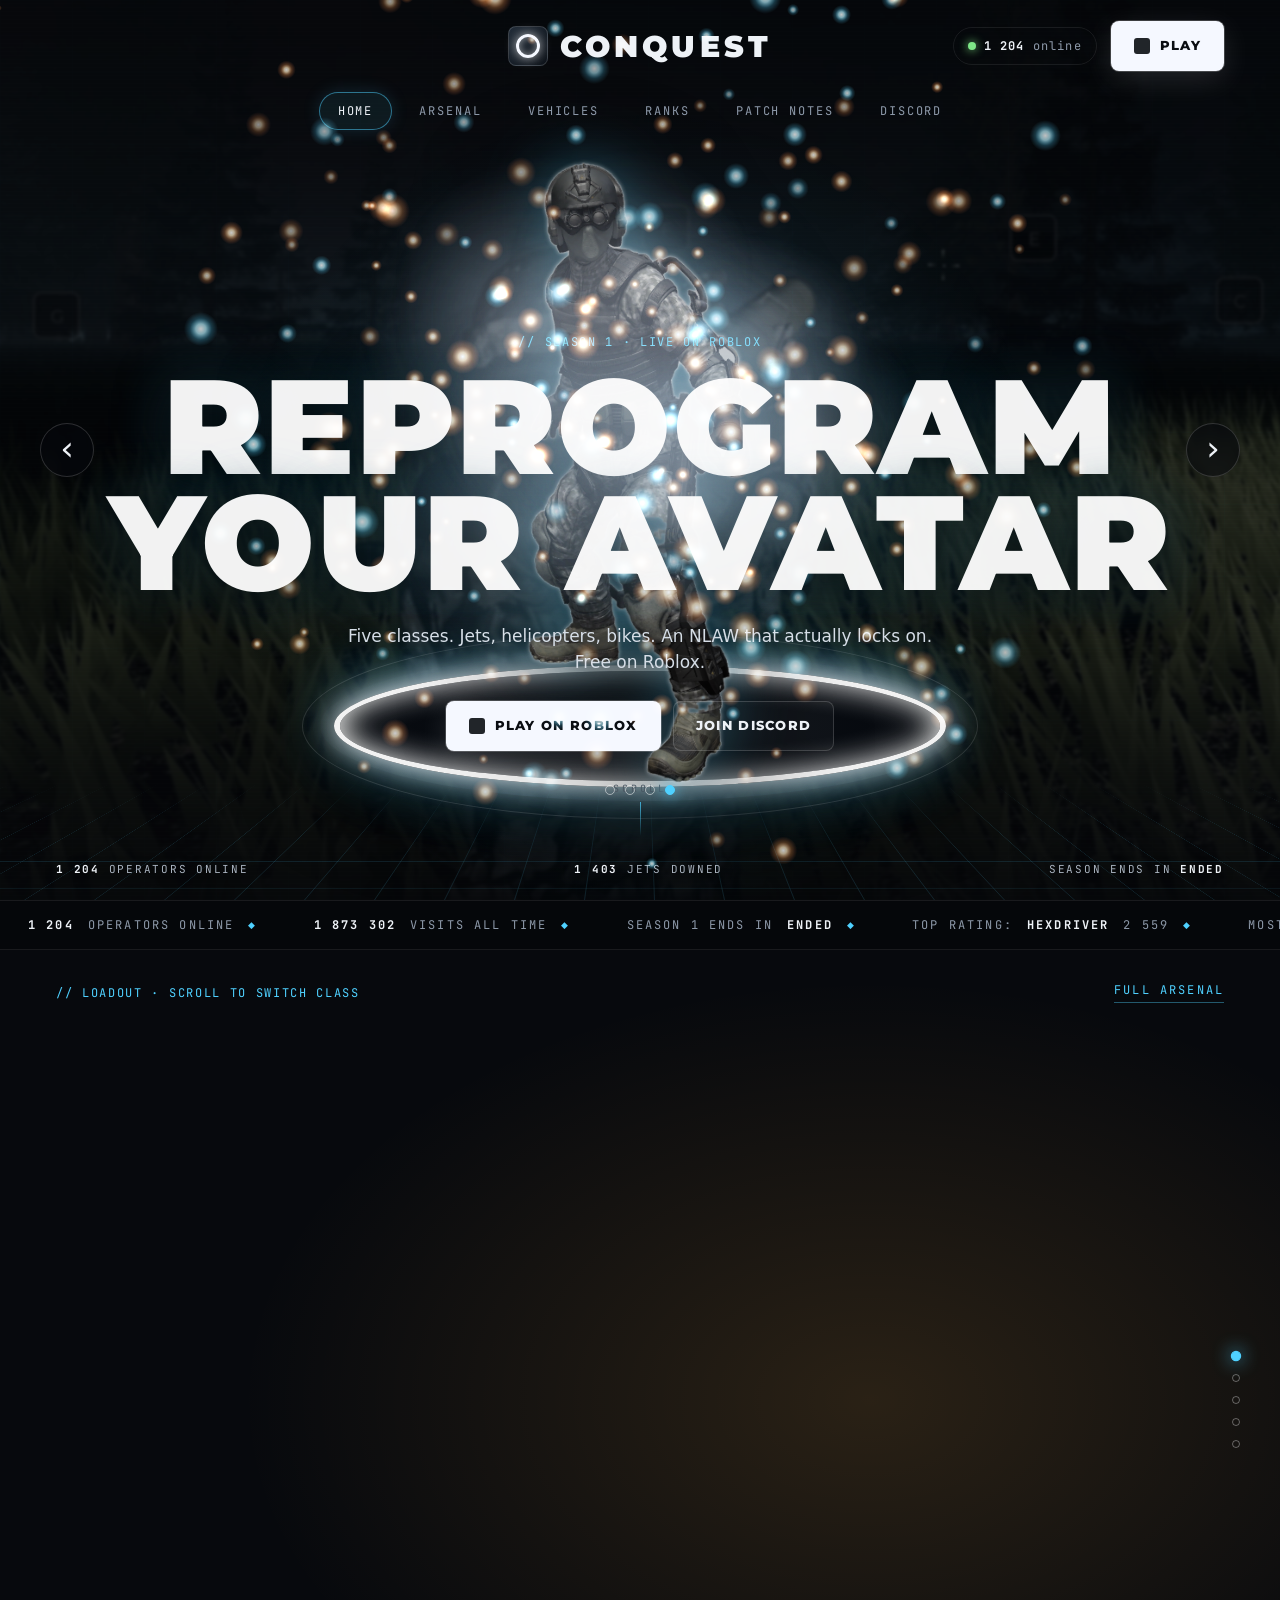
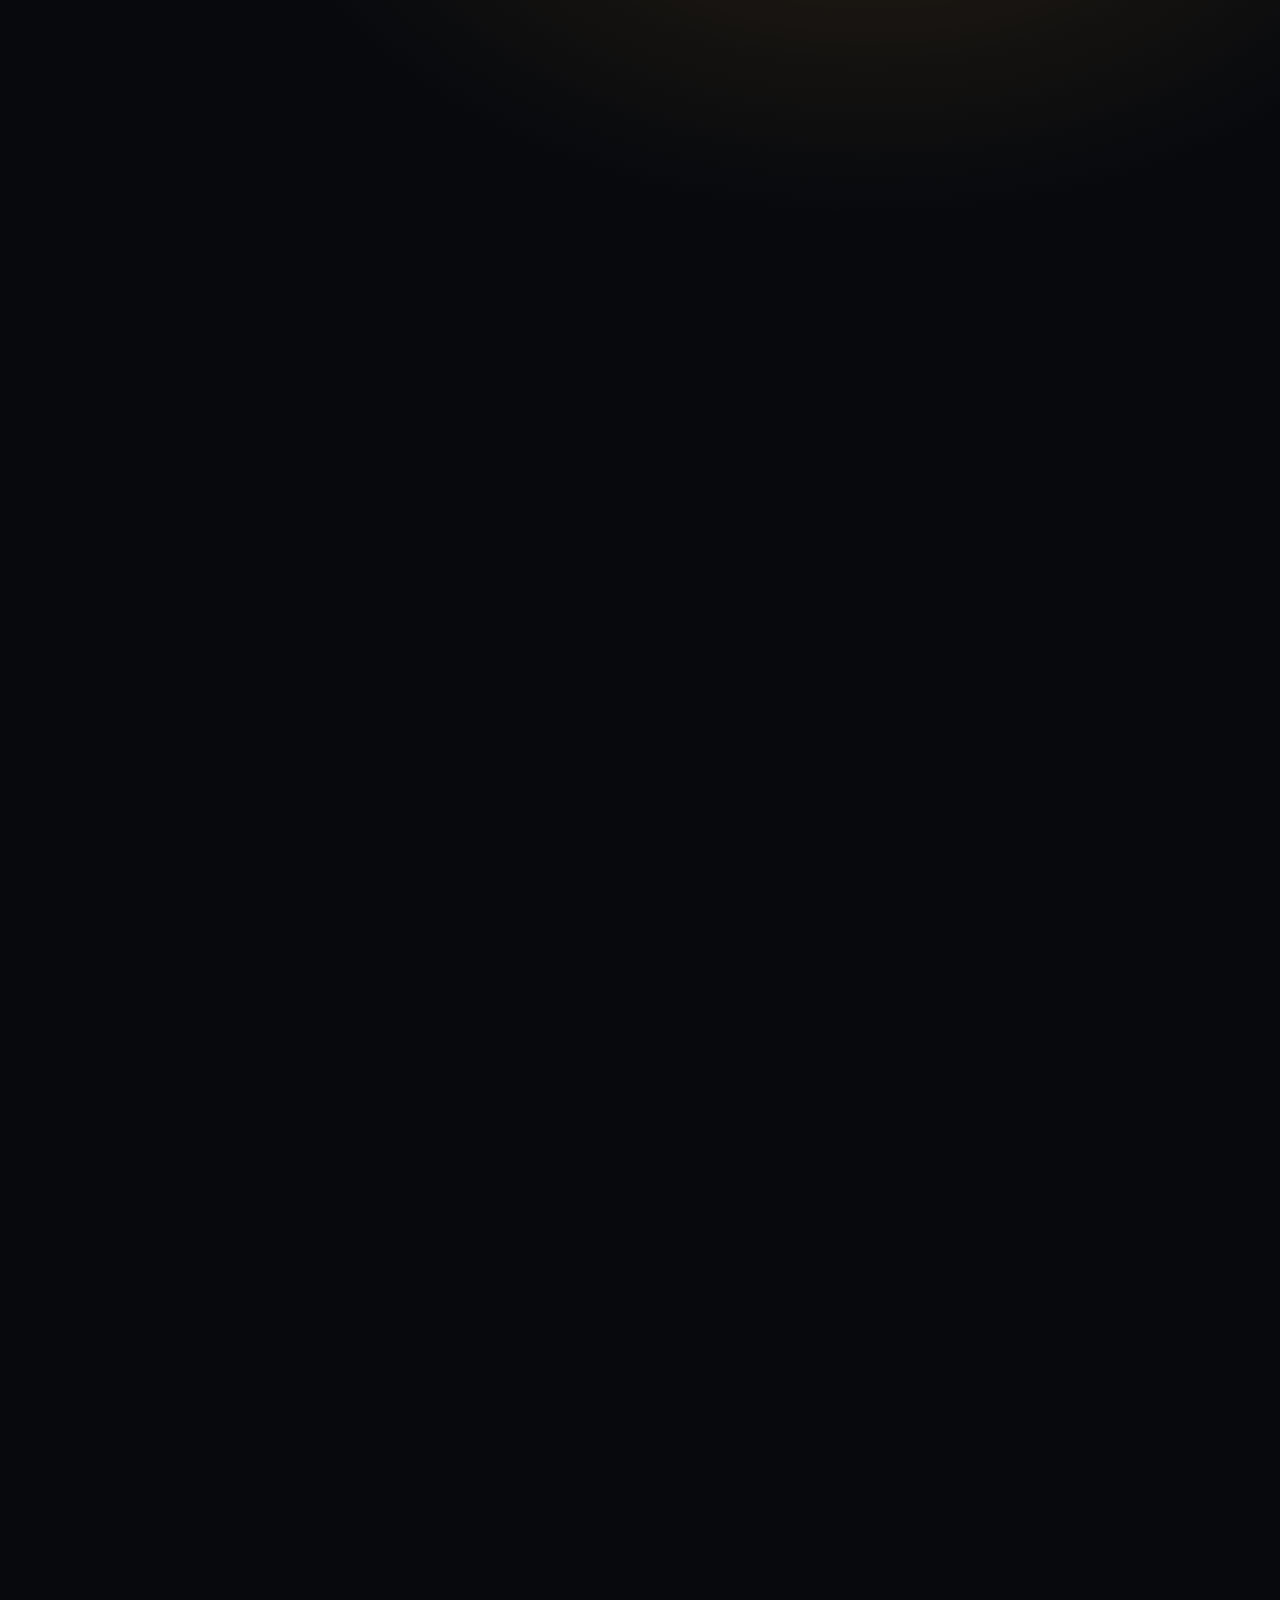
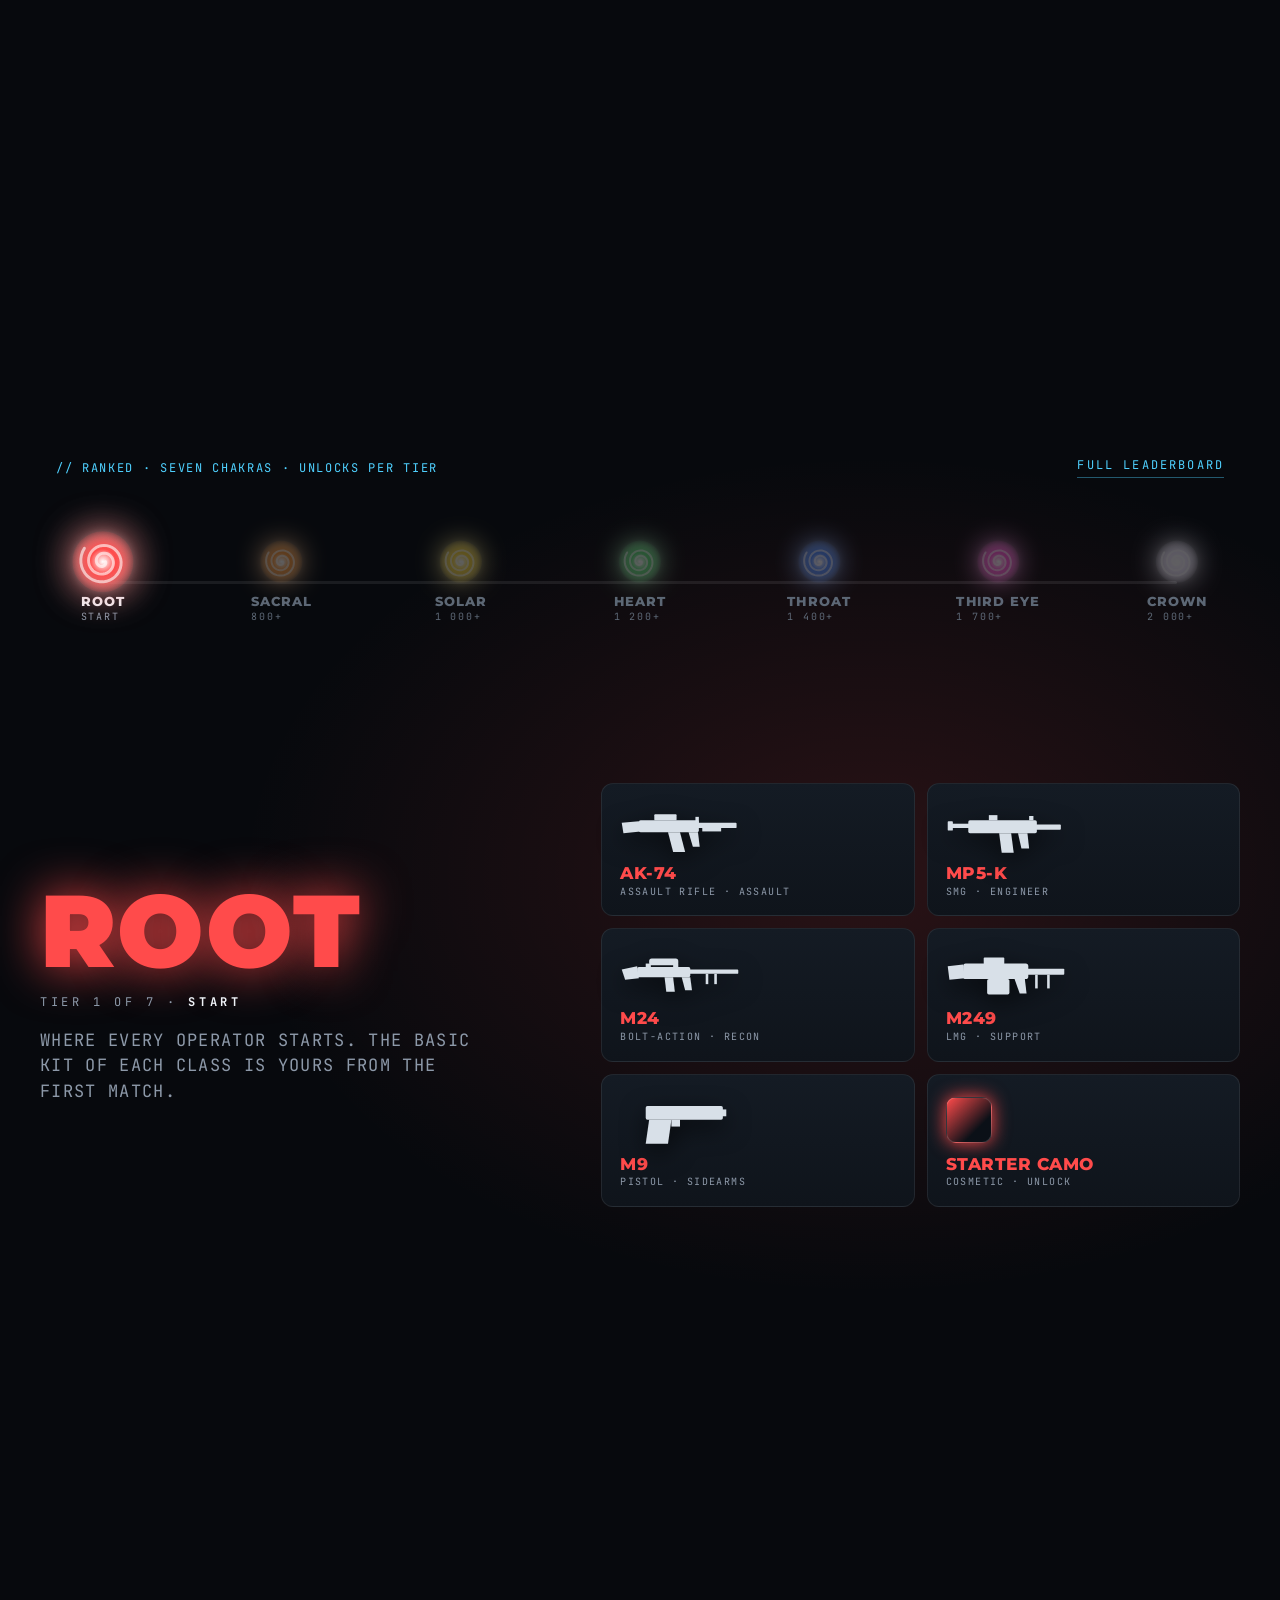
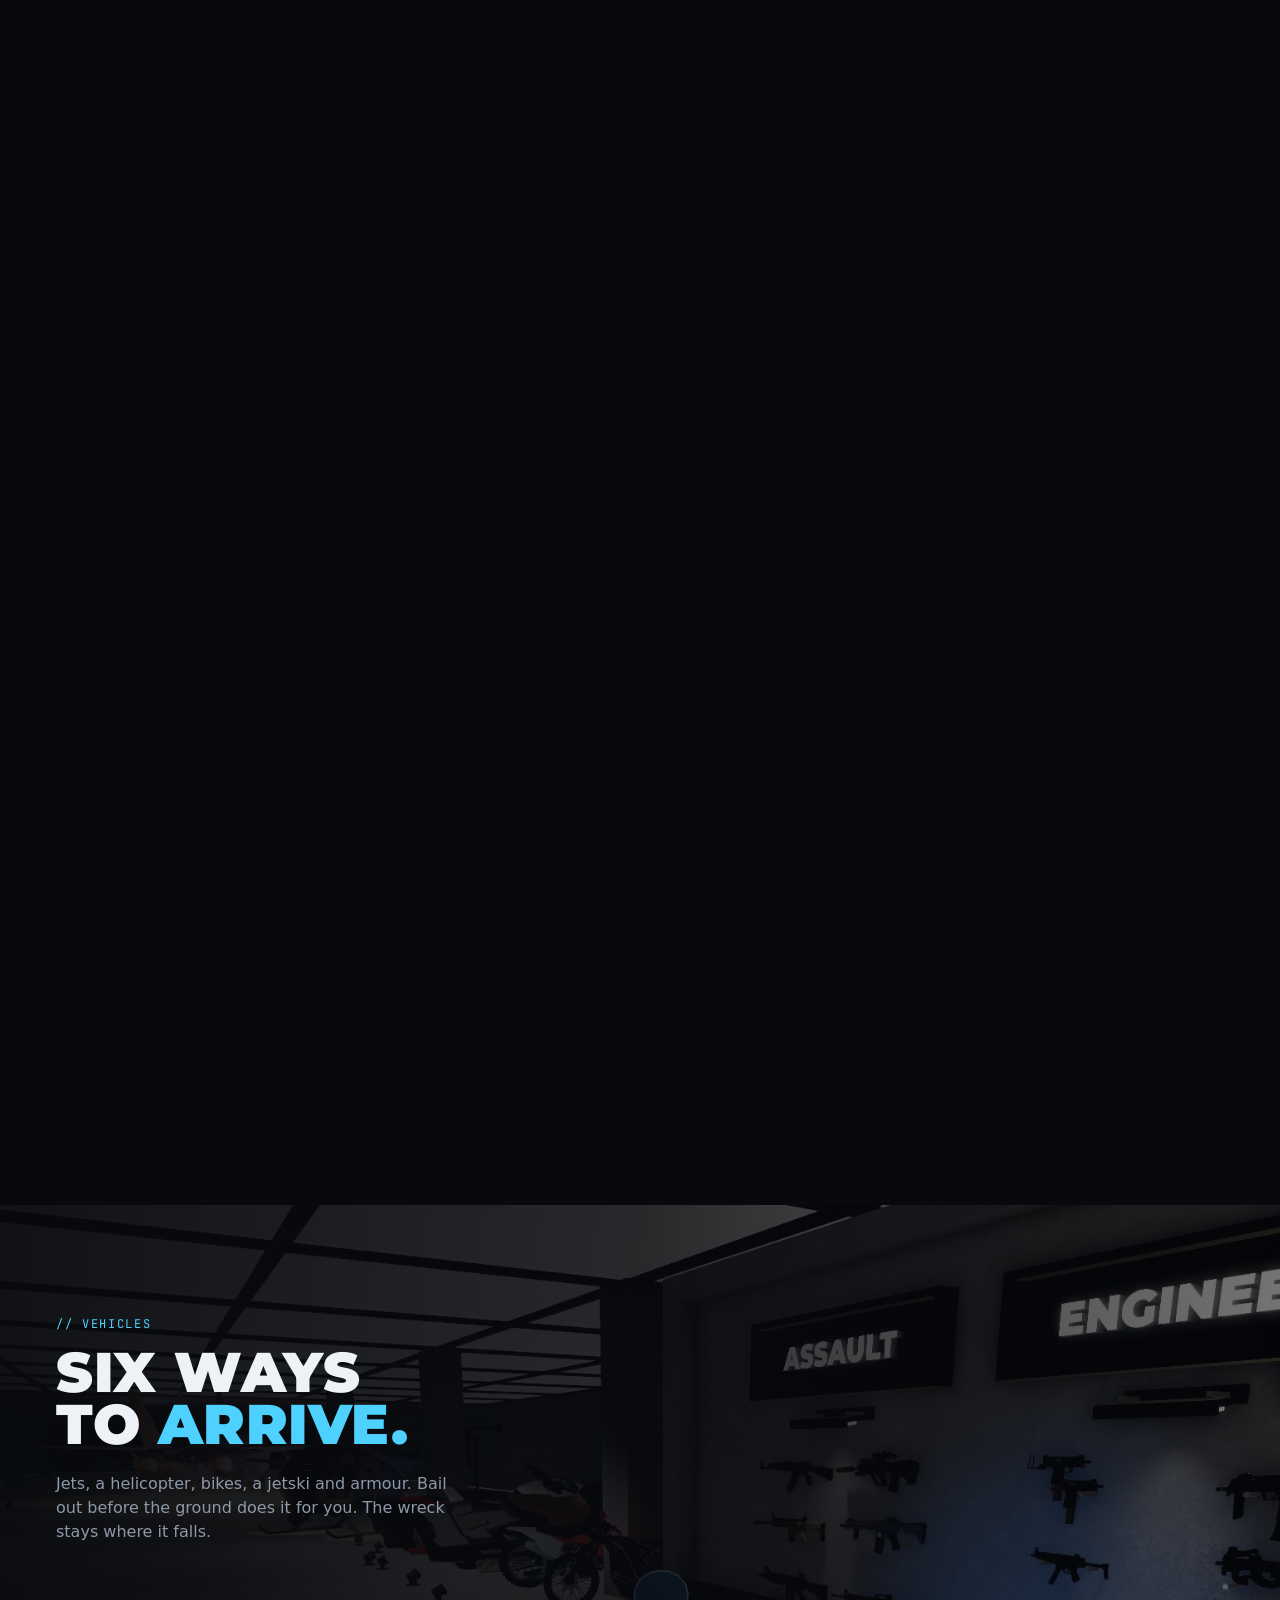
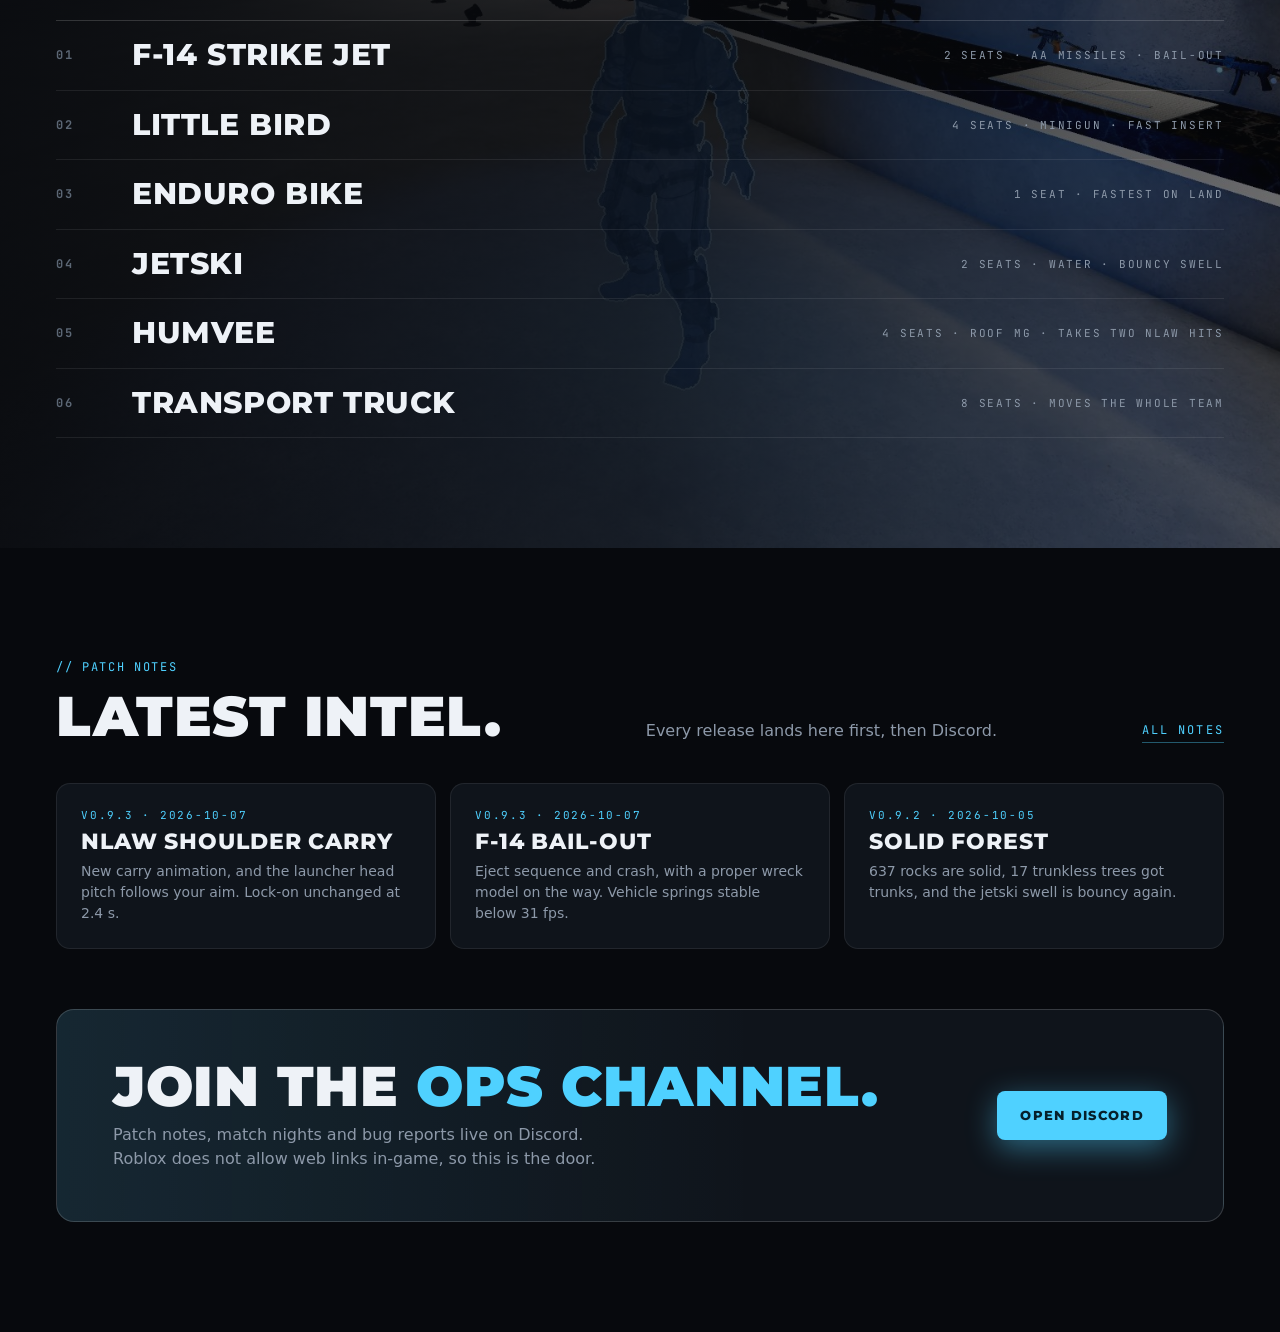
<file: site/index.html>
<!doctype html>
<html lang="en">
<head>
<meta charset="utf-8">
<meta name="viewport" content="width=device-width,initial-scale=1">
<title>Conquest</title>
<meta name="description" content="Conquest reprograms the Roblox avatar into a full operator. Five classes, vehicles, jets, and an NLAW that locks on.">
<link rel="stylesheet" href="site.css">
<link rel="stylesheet" href="home.css">
<script>document.documentElement.classList.add("js")</script>
<script src="config.js"></script>
<script src="data.js"></script>
<script src="site.js" defer></script>
<script src="home.js" defer></script>
</head>
<body data-page="home">
<canvas id="fx"></canvas>
<div class="intro" id="intro">
  <div class="bd"></div>
  <div class="xh"><i></i></div>
  <div class="radio" id="radio"><div>// incoming transmission</div><div>// lock confirmed · grid 44N</div><div>// brace</div></div>
  <div class="wave"></div><div class="wave w2"></div>
  <div class="flash"></div>
  <div class="slamwrap"><div class="slam" data-text="CONQUEST">CONQUEST</div><div class="slamsub">Season 1 · reprogram your avatar</div></div>
  <button class="skip" id="skip" type="button">Skip intro</button>
</div>
<div class="page" id="page">
<div class="navbar-wrap"><!--#nav--></div>
<header class="cnav">
  <div class="cnav-top wrap">
    <button class="burger" id="burger" aria-label="Menu" aria-expanded="false"><i></i><i></i><i></i></button>
    <a class="logo big" href="index.html"><span class="mark"></span>CONQUEST</a>
    <div class="cnav-right"><span class="live"><i></i><b data-live="playing">–</b> online</span><a class="btn btn-primary" data-link="game" href="#"><span class="ico"></span>Play</a></div>
  </div>
  <nav class="pills links" id="menu">
    <a class="on" href="index.html">Home</a><a href="arsenal.html">Arsenal</a><a href="arsenal.html?tab=vehicles">Vehicles</a><a href="ranks.html">Ranks</a><a href="arsenal.html#patch">Patch notes</a><a data-link="discord" href="#">Discord</a>
  </nav>
</header>

<section class="mega hero-c" id="hero">
  <div class="bgimg"></div>
  <div class="scan"></div>
  <div class="ghost g1" style="background-image:url(img/veh-jet.jpg)"></div>
  <div class="ghost g2" style="background-image:url(img/veh-heli.jpg)"></div>
  <div class="floor"></div>
  <div class="glow"></div>
  <div class="podium"></div>
  <div class="figure" id="figure">
    <div class="stagefig s0"><div class="noob" data-blocky="430"></div></div>
    <div class="stagefig s1"><img src="img/rig.png" alt="Rig"></div>
    <div class="stagefig s2"><div class="holo"><img src="img/holo.png" alt="Hologram"><i></i></div></div>
    <div class="stagefig s3 on"><img class="op-big" src="img/soldier.png" alt="Operator"></div>
  </div>
  <div class="mega-copy">
    <div class="kicker" id="mega-kicker">// season 1 · live on roblox</div>
    <h1 id="mega-title">Reprogram<br>your avatar</h1>
    <p class="lead" id="mega-sub">Five classes. Jets, helicopters, bikes. An NLAW that actually locks on. Free on Roblox.</p>
    <div class="cta"><a class="btn btn-primary" data-link="game" href="#"><span class="ico"></span>Play on Roblox</a><a class="btn btn-ghost" data-link="discord" href="#">Join Discord</a></div>
    <div class="dots" id="dots"></div>
  </div>
  <button class="arrow l" id="prev" aria-label="Previous stage">‹</button><button class="arrow r" id="next" aria-label="Next stage">›</button>
  <div class="hud-stats">
    <span><b data-live="playing">–</b> operators online</span><span><b data-board-sum="jets">–</b> jets downed</span><span>season ends in <b data-countdown="">–</b></span>
  </div>
  <div class="scrollcue">Scroll<i></i></div>
</section>

<div class="ticker"><div class="track" id="ticker"></div></div>

<section class="pin classes-pin" id="classes">
  <div class="sticky">
    <div class="bgtint" id="cls-tint"></div>
    <div class="pin-head"><span class="kicker">// loadout · scroll to switch class</span><a class="more" href="arsenal.html">Full arsenal</a></div>
    <div id="cls-stage"></div>
    <div class="steps" id="cls-steps"></div>
  </div>
</section>

<section class="pin ranks-pin" id="climb">
  <div class="sticky">
    <div class="bgtint" id="rank-tint"></div>
    <div class="pin-head"><span class="kicker">// ranked · seven chakras · unlocks per tier</span><a class="more" href="ranks.html">Full leaderboard</a></div>
    <div class="spine-h" id="spine"><div class="rail"><i id="rail-fill"></i></div><div class="orbs" id="orbs"></div></div>
    <div id="tier-stage"></div>
    <div class="world" id="world"></div>
  </div>
</section>

<section class="sec hangar" id="hangar">
  <div class="grid2">
    <div class="rv"><div class="kicker">// vehicles</div><h2 style="margin-top:14px">Six ways<br>to <em>arrive.</em></h2><p style="color:var(--muted);max-width:420px;margin-top:22px;font-size:16px">Jets, a helicopter, bikes, a jetski and armour. Bail out before the ground does it for you. The wreck stays where it falls.</p></div>
    <div class="vlist rv" id="vlist"></div>
  </div>
</section>

<section class="sec" id="intel">
  <div class="sechead rv"><div><div class="kicker">// patch notes</div><h2 style="margin-top:14px">Latest intel.</h2></div><p>Every release lands here first, then Discord.</p><a class="more" href="arsenal.html#patch">All notes</a></div>
  <div class="intel rv">
    <div class="note tilt"><div class="d">v0.9.3 · 2026-10-07</div><h3>NLAW shoulder carry</h3><p>New carry animation, and the launcher head pitch follows your aim. Lock-on unchanged at 2.4 s.</p></div>
    <div class="note tilt"><div class="d">v0.9.3 · 2026-10-07</div><h3>F-14 bail-out</h3><p>Eject sequence and crash, with a proper wreck model on the way. Vehicle springs stable below 31 fps.</p></div>
    <div class="note tilt"><div class="d">v0.9.2 · 2026-10-05</div><h3>Solid forest</h3><p>637 rocks are solid, 17 trunkless trees got trunks, and the jetski swell is bouncy again.</p></div>
  </div>
  <div class="band rv"><div><h2>Join the <em>ops channel.</em></h2><p>Patch notes, match nights and bug reports live on Discord. Roblox does not allow web links in-game, so this is the door.</p></div><a class="btn btn-cyan" data-link="discord" href="#">Open Discord</a></div>
</section>

<!--#foot-->
</div>
</body>
</html>
</file>
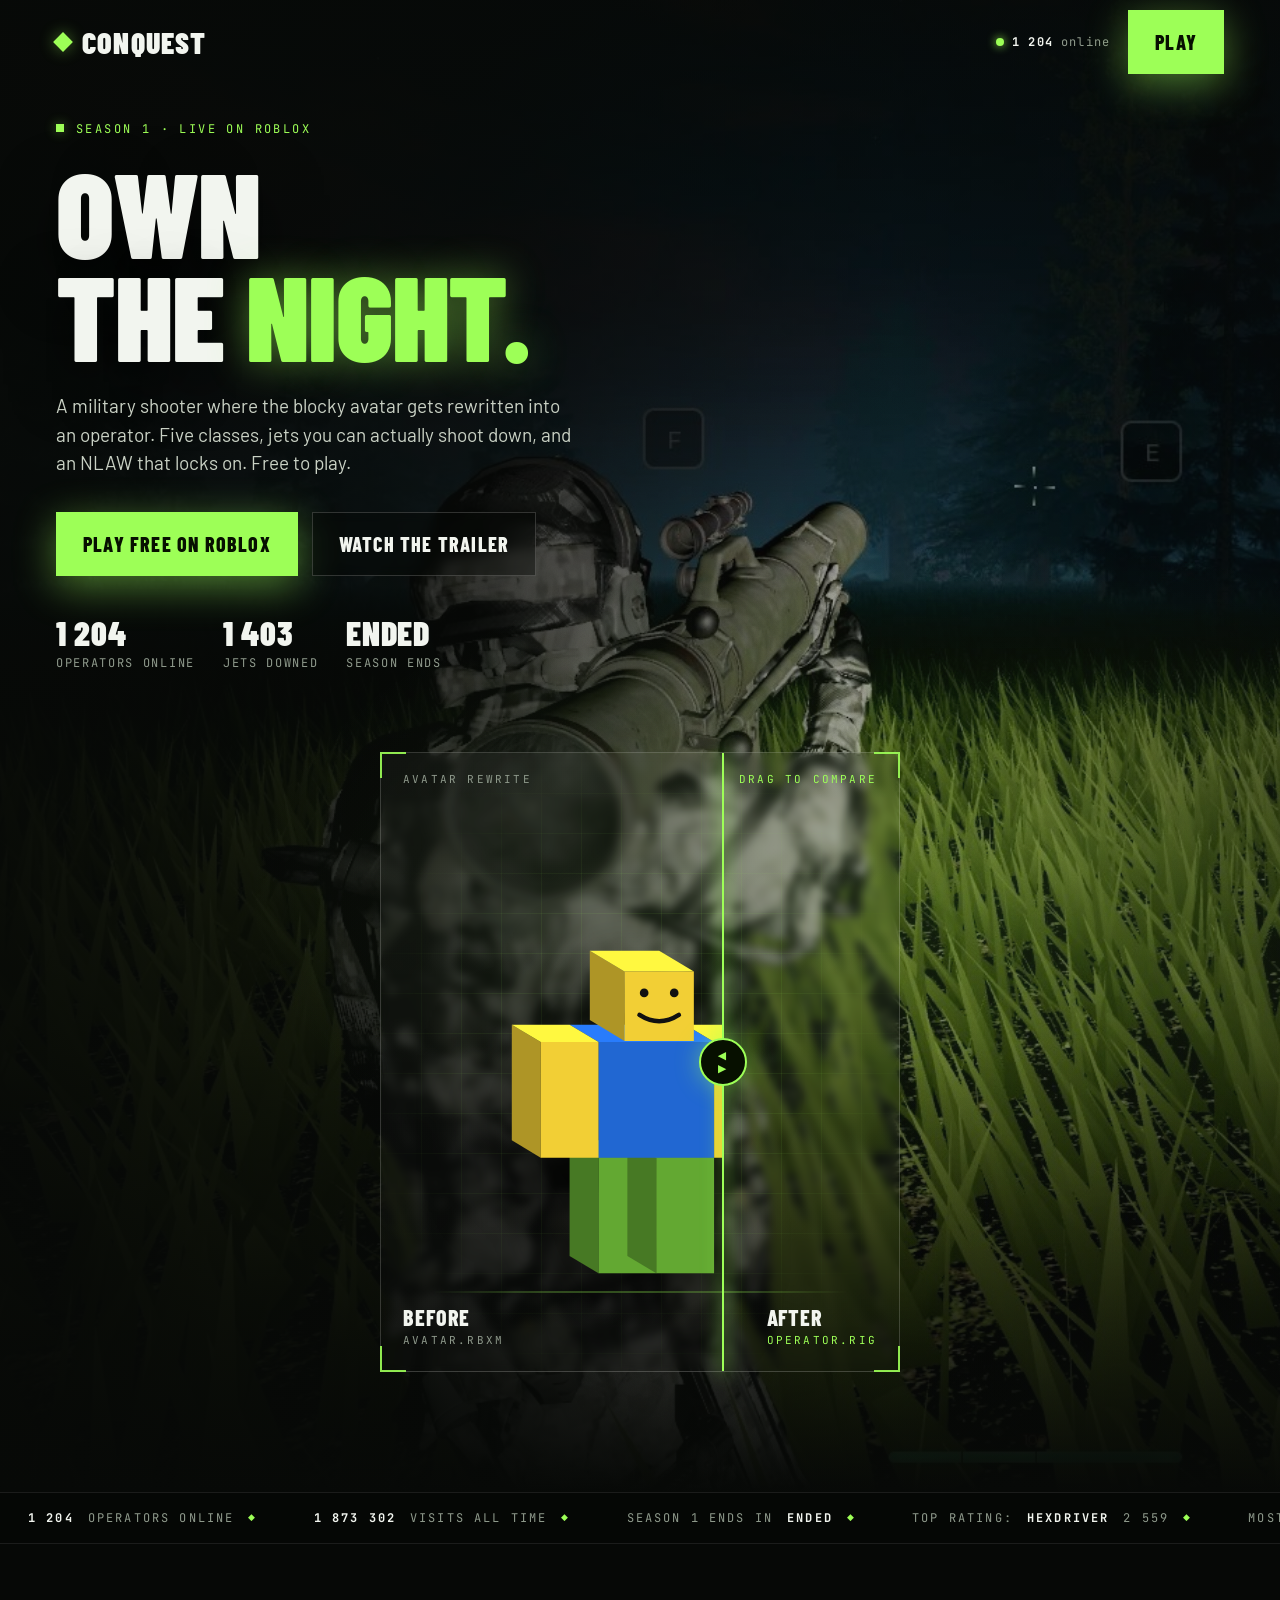
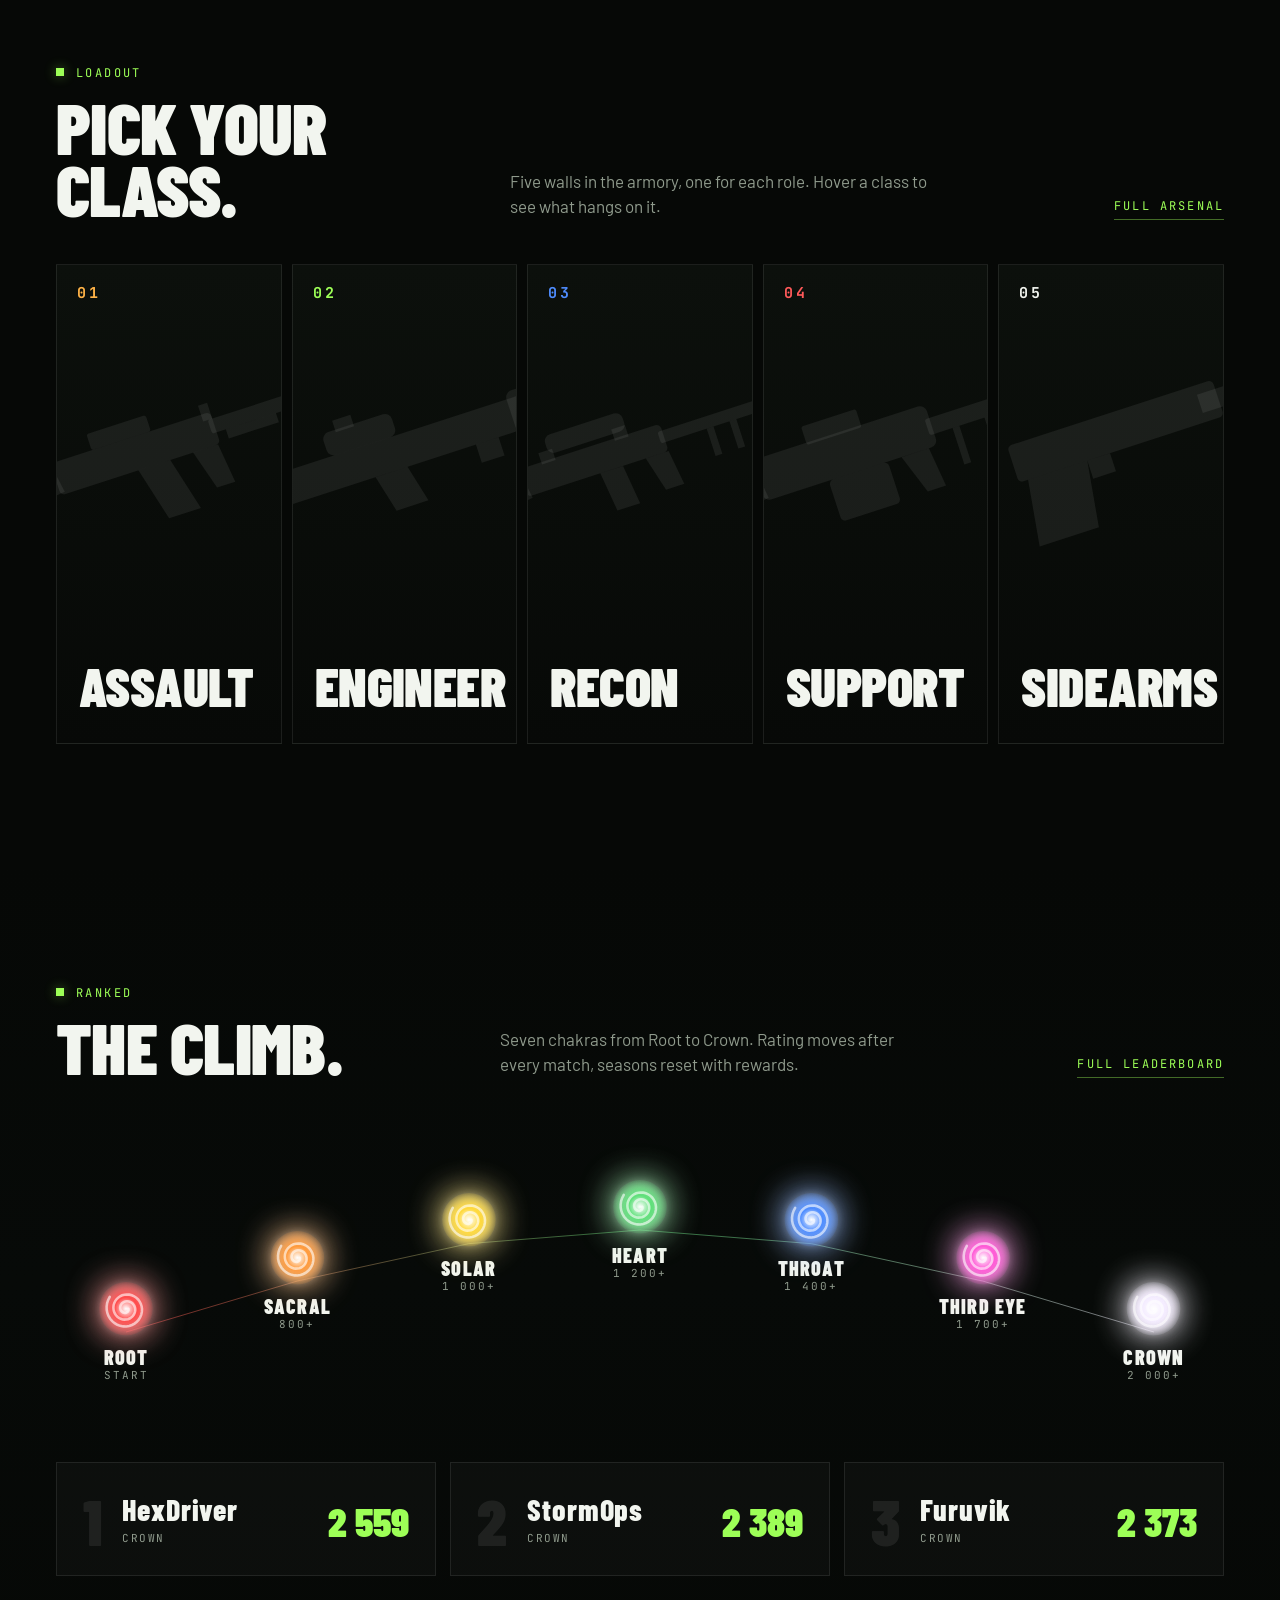
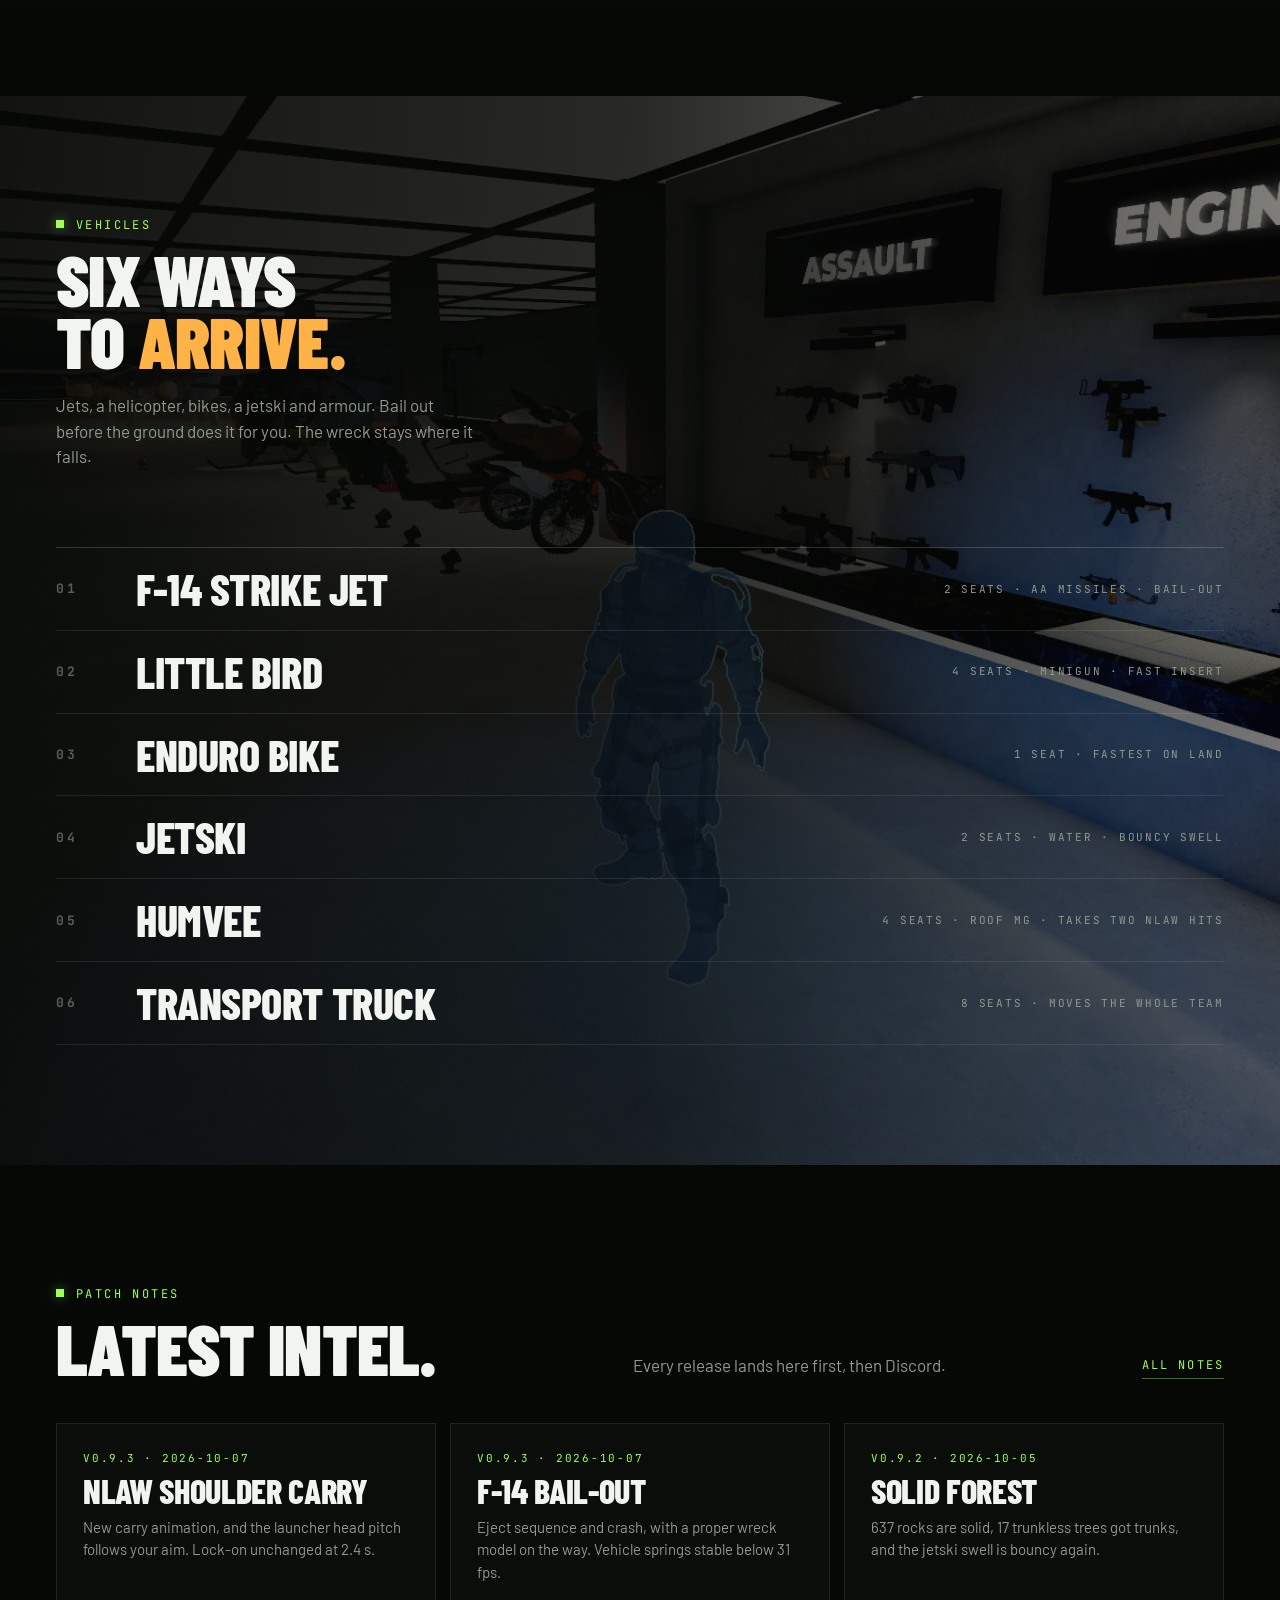
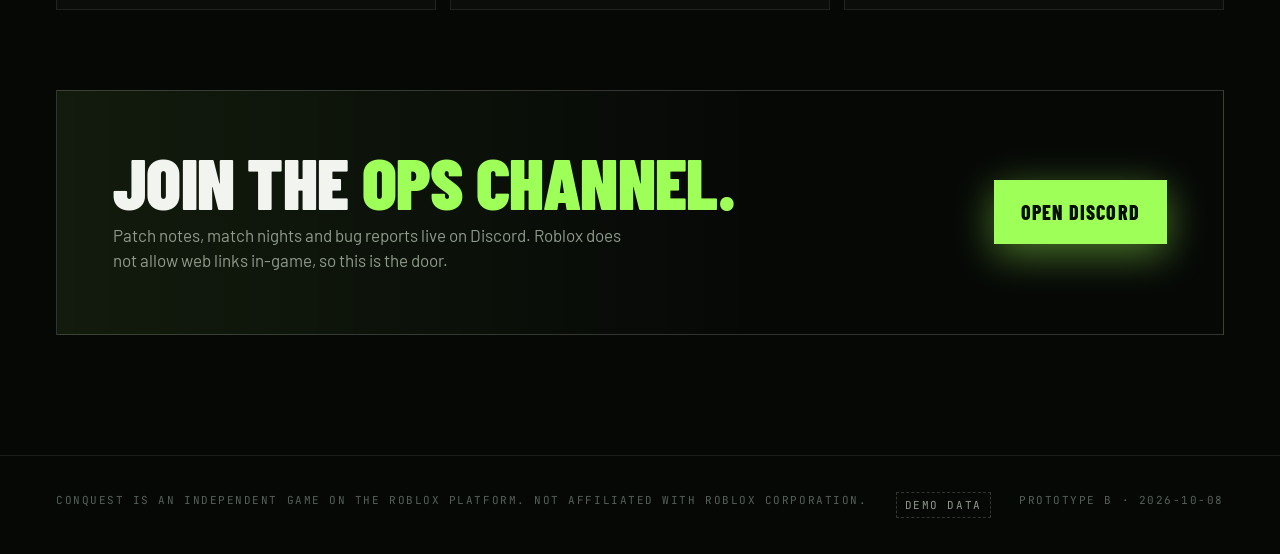
<file: site/b/index.html>
<!doctype html>
<html lang="en">
<head>
<meta charset="utf-8">
<meta name="viewport" content="width=device-width,initial-scale=1">
<title>Conquest · Prototype B</title>
<meta name="description" content="Conquest, a Roblox military shooter. Own the night: five classes, jets, an NLAW that locks on, and seven chakra ranks to climb.">
<link rel="stylesheet" href="b.css">
<script>document.documentElement.classList.add("js")</script>
<script src="../config.js"></script>
<script src="../data.js"></script>
<script src="../site.js" defer></script>
<script src="b.js" defer></script>
</head>
<body>
<header class="top"><div class="wrap">
  <a class="brand" href="index.html"><i></i>CONQUEST</a>
  <nav><a href="#classes">Classes</a><a href="#climb">Ranks</a><a href="#hangar">Hangar</a><a href="#intel">Intel</a><a href="../index.html">Prototype A</a></nav>
  <div class="right"><span class="pill"><i></i><b data-live="playing">–</b> online</span><a class="btn btn-nvg" data-link="game" href="#">Play</a></div>
</div></header>

<section class="hero">
  <div class="grain"></div>
  <div>
    <div class="eyebrow">Season 1 · live on Roblox</div>
    <h1>Own<br>the <em>night.</em></h1>
    <p class="lead">A military shooter where the blocky avatar gets rewritten into an operator. Five classes, jets you can actually shoot down, and an NLAW that locks on. Free to play.</p>
    <div class="cta"><a class="btn btn-nvg" data-link="game" href="#">Play free on Roblox</a><a class="btn btn-line" href="#intel">Watch the trailer</a></div>
    <div class="meta">
      <div><b data-live="playing">–</b>operators online</div>
      <div><b data-board-sum="jets">–</b>jets downed</div>
      <div><b data-countdown="">–</b>season ends</div>
    </div>
  </div>
  <div class="ba" id="ba">
    <div class="grid"></div>
    <div class="title"><span>Avatar rewrite</span><span>drag to compare</span></div>
    <div class="ground"></div>
    <div class="layer after"><img src="../img/soldier.png" alt="Operator"></div>
    <div class="layer before"><div class="noob" data-blocky="330"></div></div>
    <div class="handle"></div>
    <div class="lab l"><b>Before</b>avatar.rbxm</div>
    <div class="lab r"><b>After</b>operator.rig</div>
    <span class="corner tl"></span><span class="corner tr"></span><span class="corner bl"></span><span class="corner br"></span>
  </div>
</section>

<div class="ticker"><div class="track" id="ticker"></div></div>

<section class="sec" id="classes">
  <div class="sechead rv"><div><div class="eyebrow">Loadout</div><h2 style="margin-top:14px">Pick your<br>class.</h2></div><p>Five walls in the armory, one for each role. Hover a class to see what hangs on it.</p><a class="more" href="../arsenal.html">Full arsenal</a></div>
  <div class="posters rv" id="posters"></div>
</section>

<section class="sec climb" id="climb">
  <div class="sechead rv"><div><div class="eyebrow">Ranked</div><h2 style="margin-top:14px">The climb.</h2></div><p>Seven chakras from Root to Crown. Rating moves after every match, seasons reset with rewards.</p><a class="more" href="../ranks.html">Full leaderboard</a></div>
  <div class="path rv" id="path"></div>
  <div class="top3 rv" id="top3"></div>
</section>

<section class="sec hangar" id="hangar">
  <div class="grid2">
    <div class="rv"><div class="eyebrow">Vehicles</div><h2 style="margin-top:14px">Six ways<br>to <em>arrive.</em></h2><p style="color:var(--muted);max-width:420px;margin-top:22px;font-size:17px">Jets, a helicopter, bikes, a jetski and armour. Bail out before the ground does it for you. The wreck stays where it falls.</p></div>
    <div class="vlist rv" id="vlist"></div>
  </div>
</section>

<section class="sec" id="intel">
  <div class="sechead rv"><div><div class="eyebrow">Patch notes</div><h2 style="margin-top:14px">Latest intel.</h2></div><p>Every release lands here first, then Discord.</p><a class="more" href="../arsenal.html#patch">All notes</a></div>
  <div class="intel rv">
    <div class="note"><div class="d">v0.9.3 · 2026-10-07</div><h3>NLAW shoulder carry</h3><p>New carry animation, and the launcher head pitch follows your aim. Lock-on unchanged at 2.4 s.</p></div>
    <div class="note"><div class="d">v0.9.3 · 2026-10-07</div><h3>F-14 bail-out</h3><p>Eject sequence and crash, with a proper wreck model on the way. Vehicle springs stable below 31 fps.</p></div>
    <div class="note"><div class="d">v0.9.2 · 2026-10-05</div><h3>Solid forest</h3><p>637 rocks are solid, 17 trunkless trees got trunks, and the jetski swell is bouncy again.</p></div>
  </div>
  <div class="band rv"><div><h2>Join the <em>ops channel.</em></h2><p>Patch notes, match nights and bug reports live on Discord. Roblox does not allow web links in-game, so this is the door.</p></div><a class="btn btn-nvg" data-link="discord" href="#">Open Discord</a></div>
</section>

<footer><span>Conquest is an independent game on the Roblox platform. Not affiliated with Roblox Corporation.</span><span class="tag" data-source="">demo data</span><span>Prototype B · 2026-10-08</span></footer>
</body>
</html>
</file>
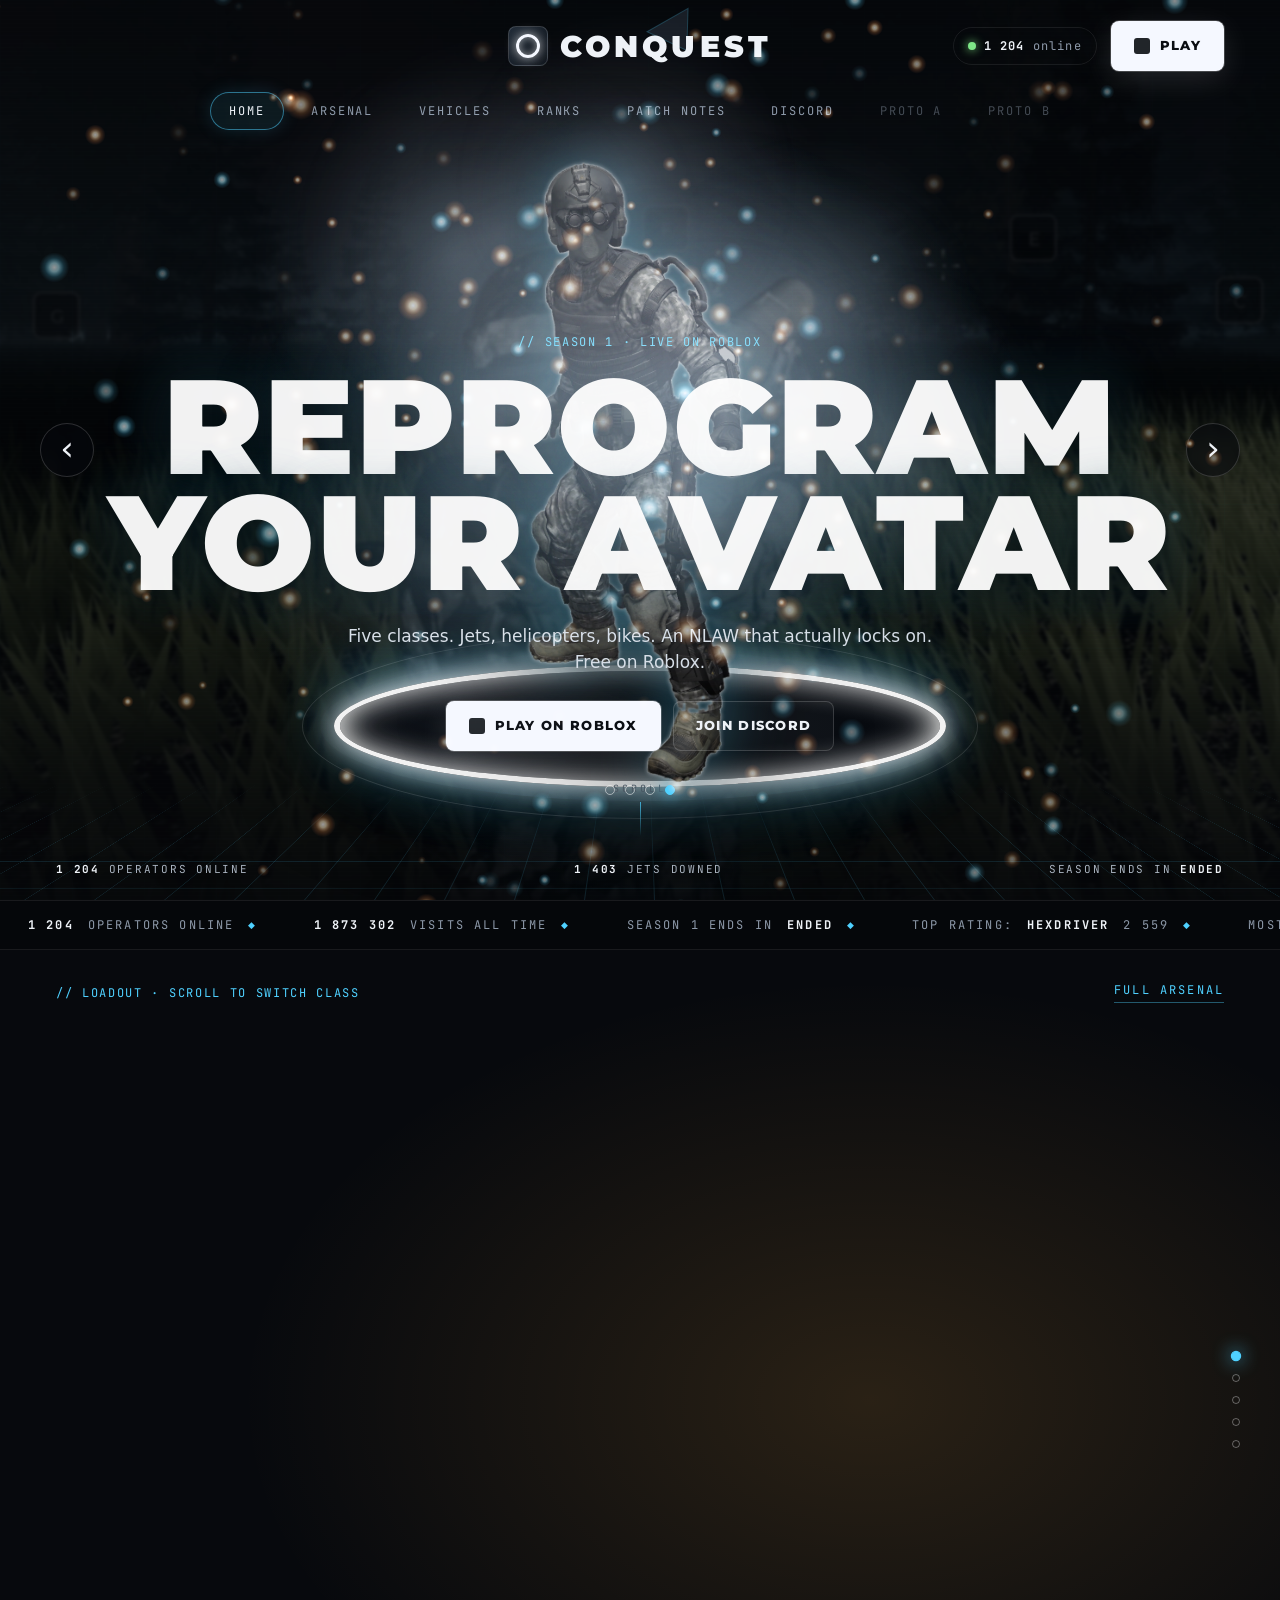
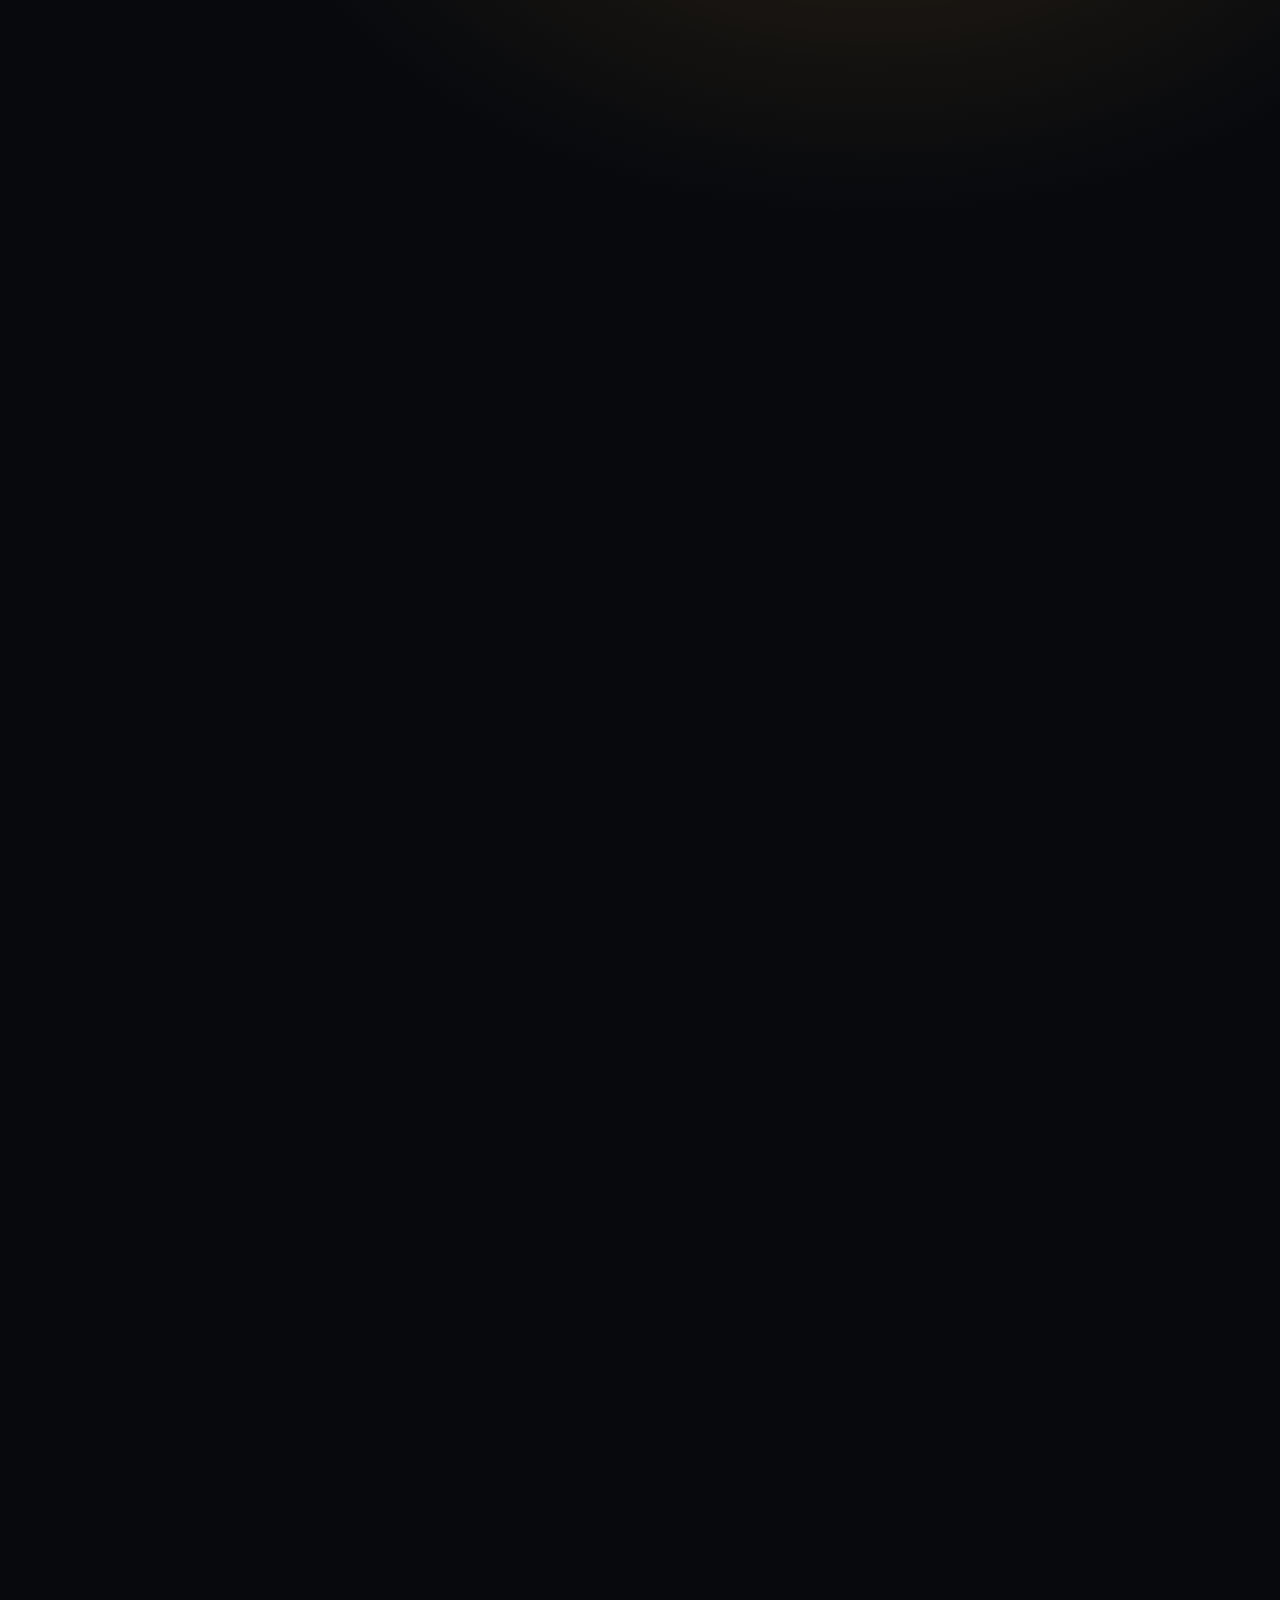
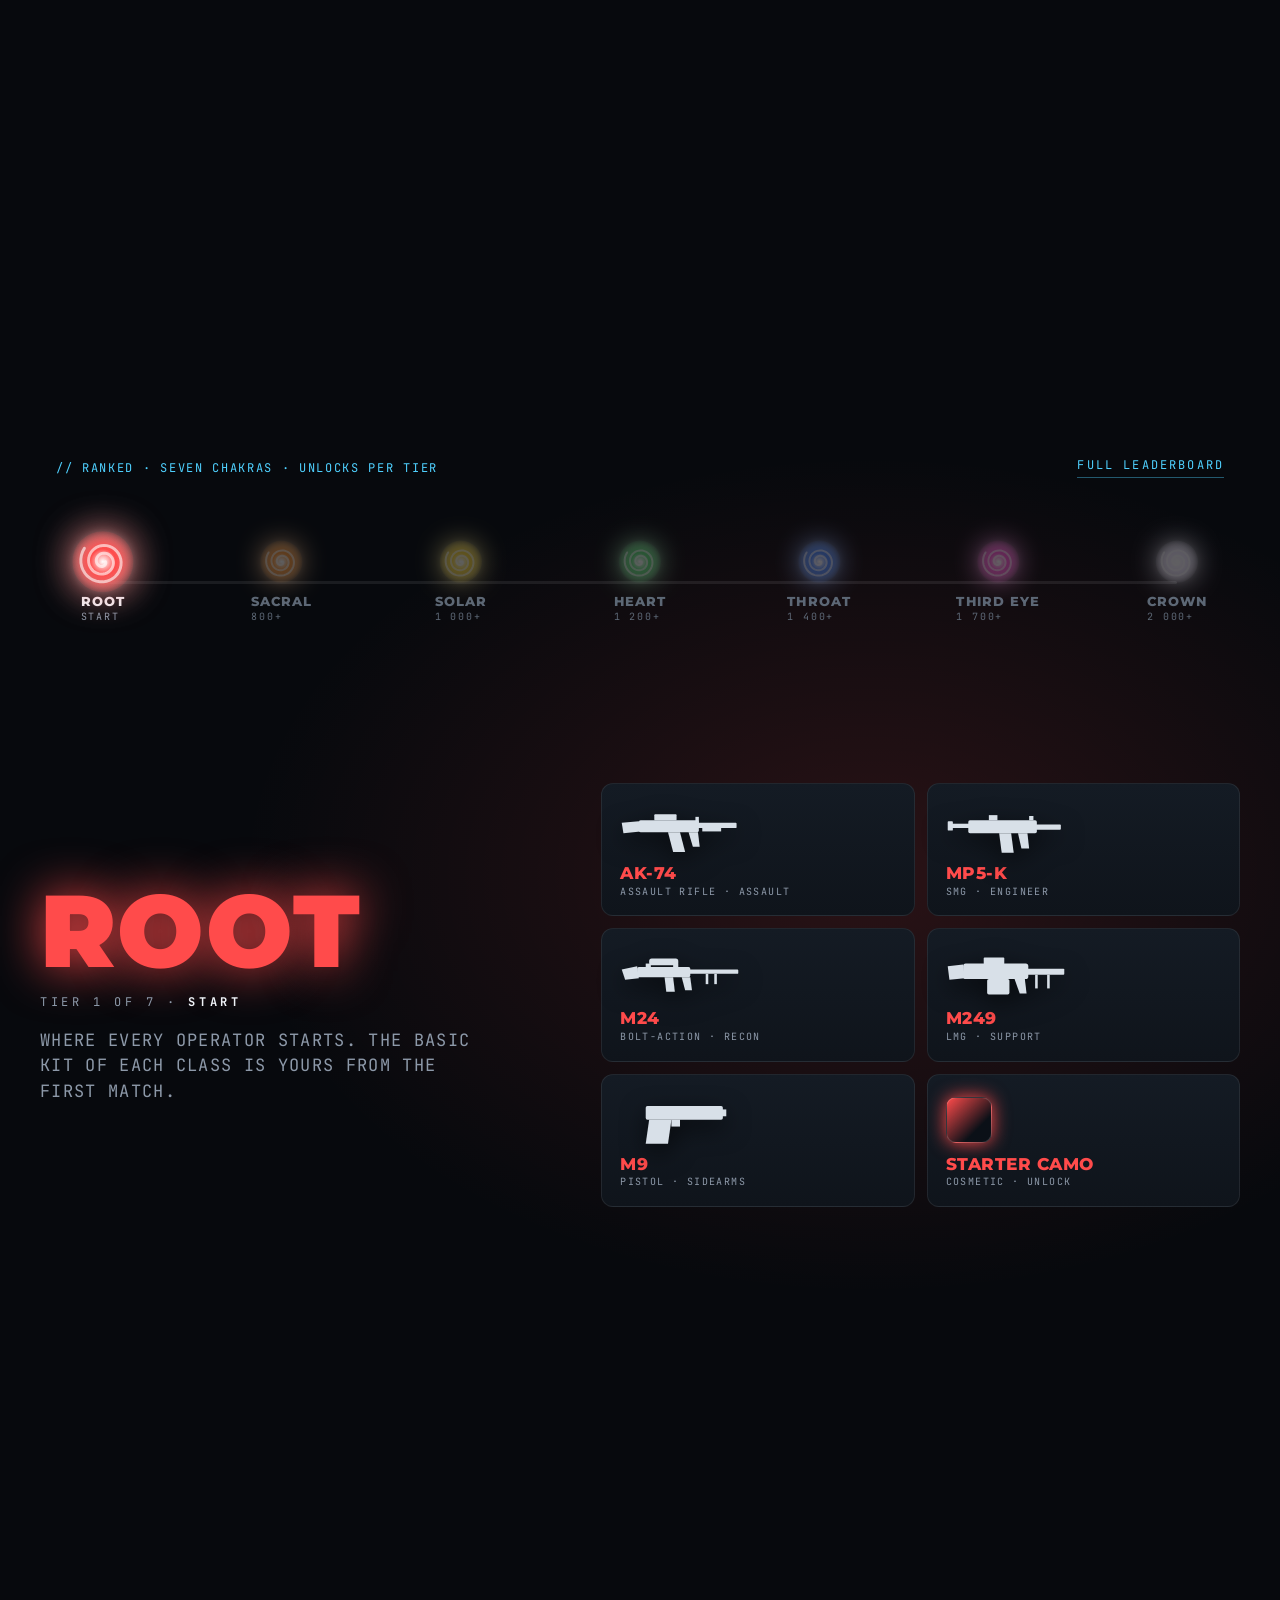
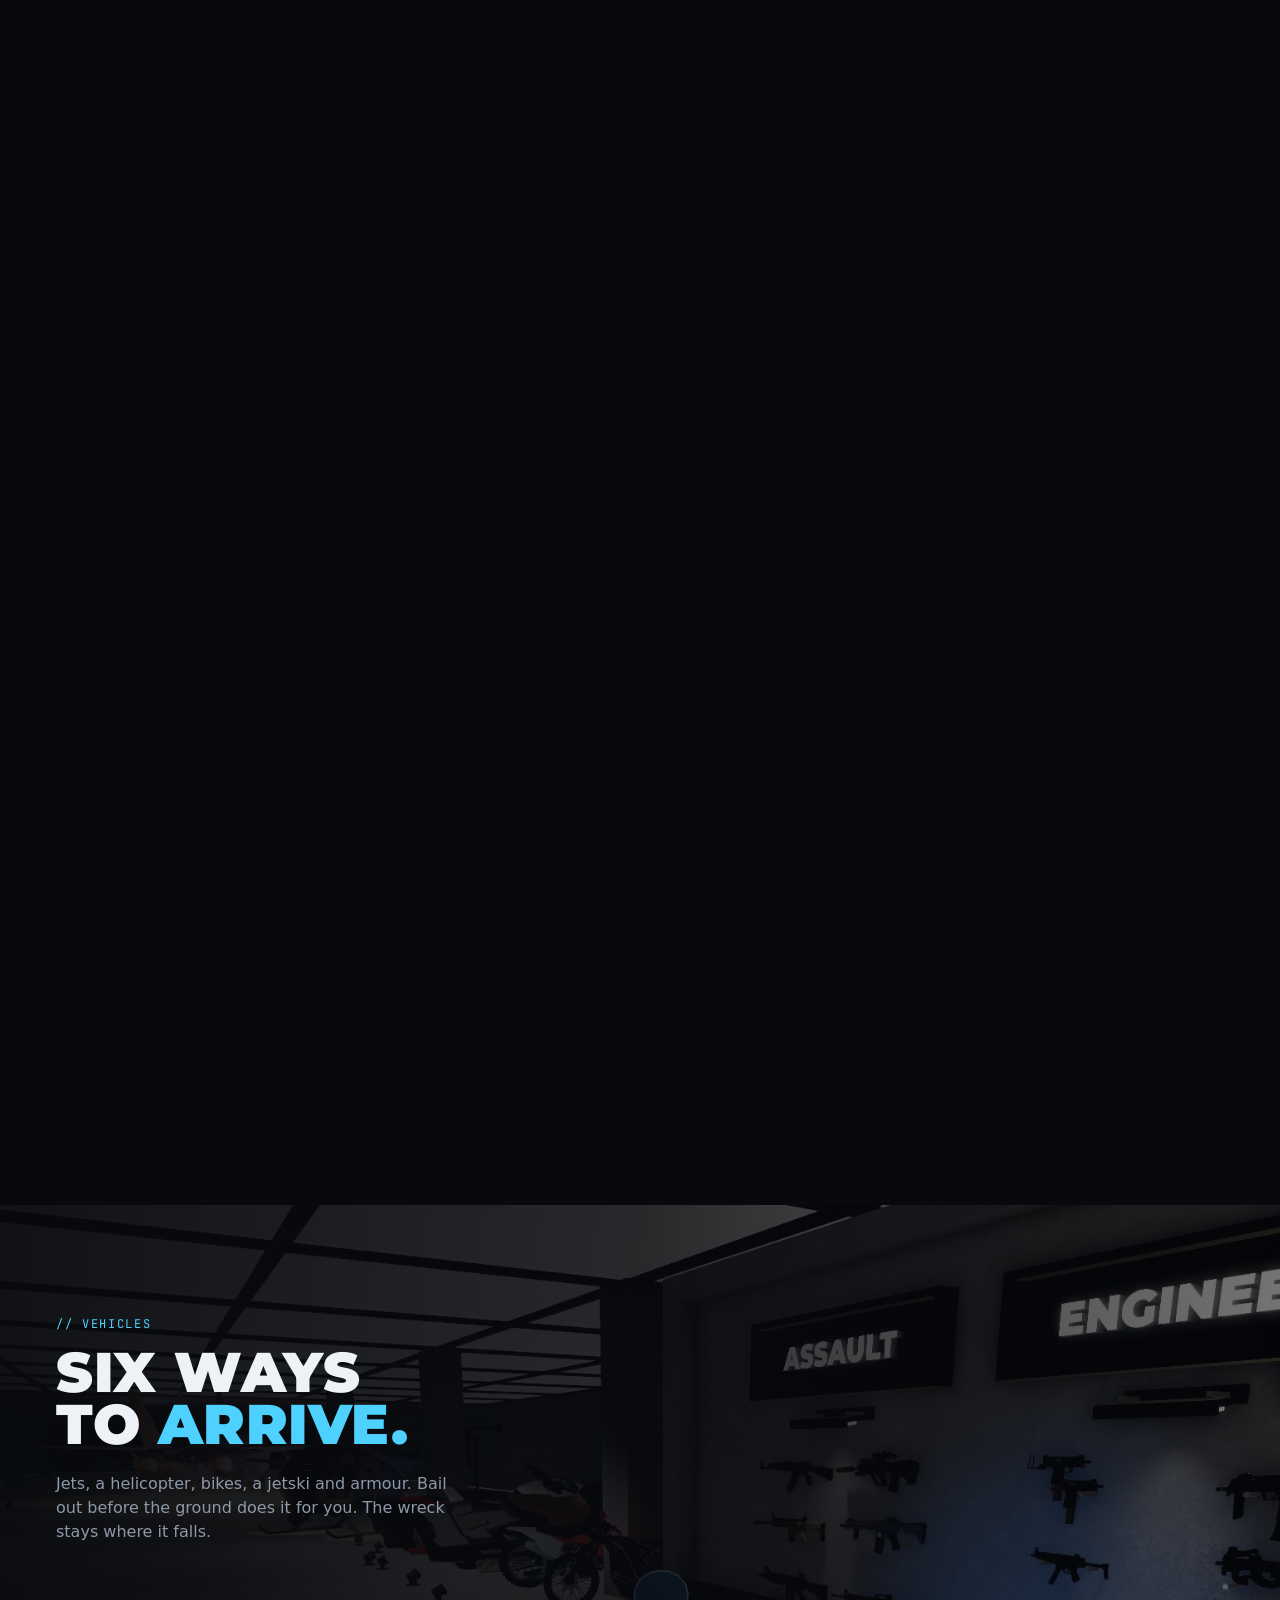
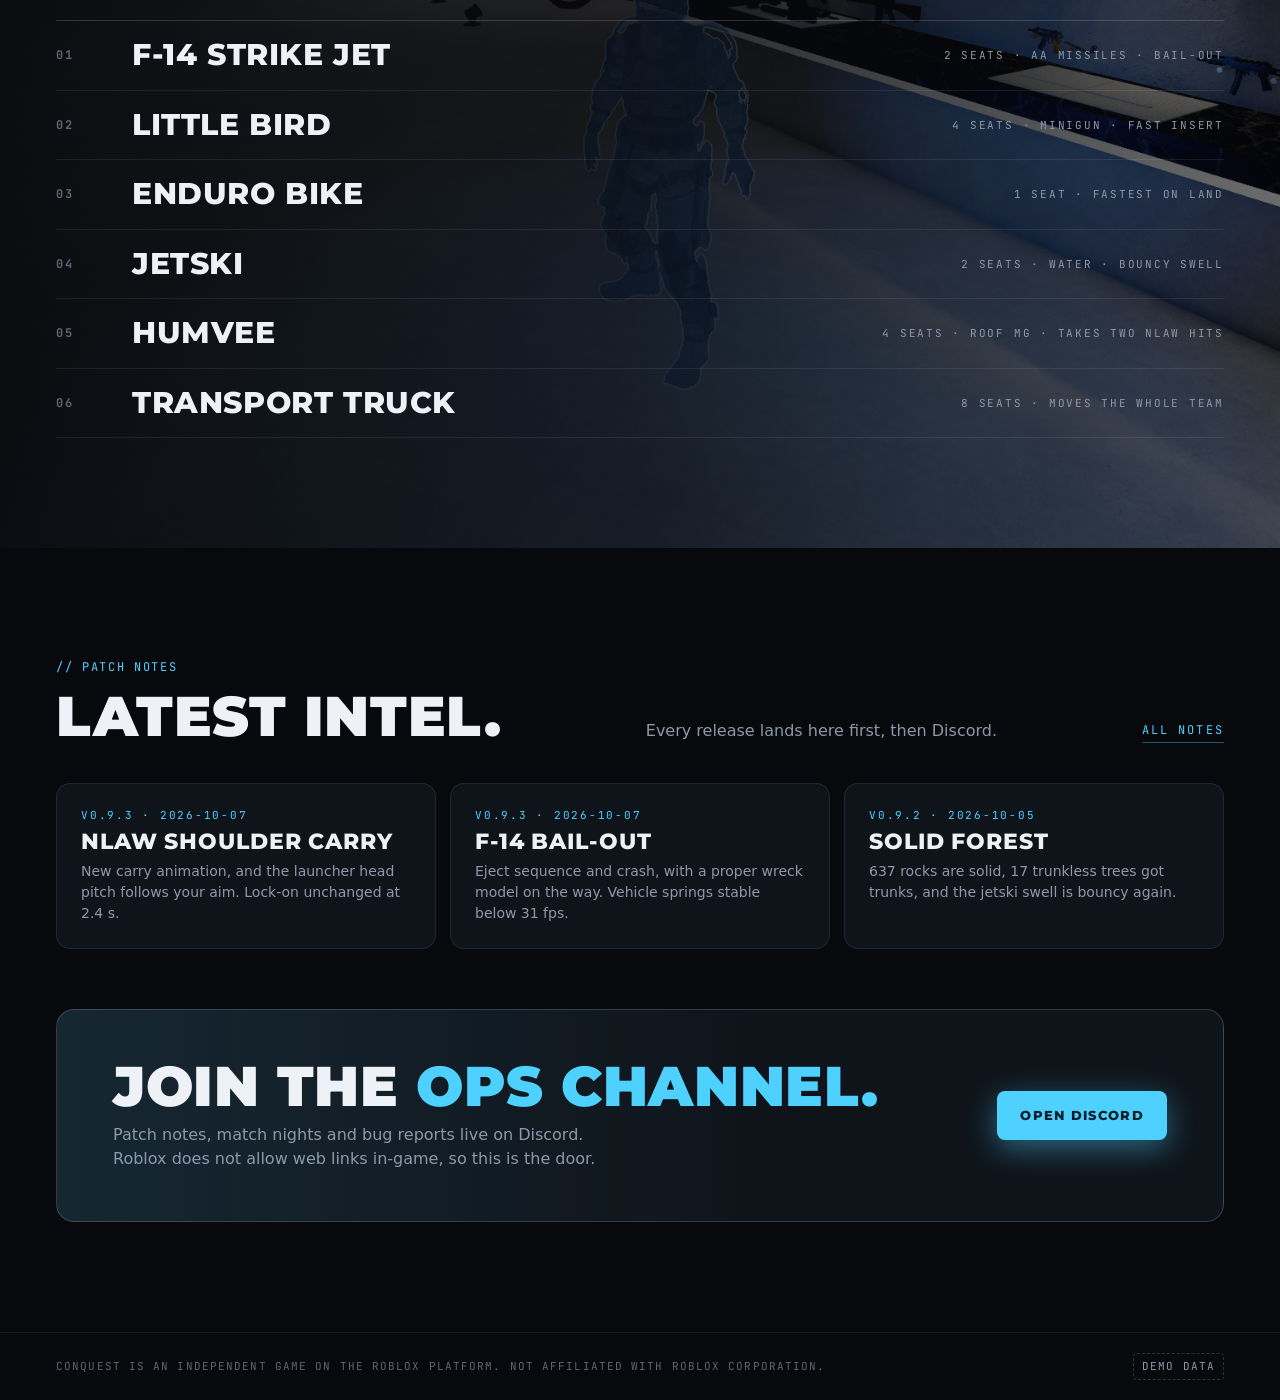
<file: site/c/index.html>
<!doctype html>
<html lang="en">
<head>
<meta charset="utf-8">
<meta name="viewport" content="width=device-width,initial-scale=1">
<title>Conquest · Prototype C</title>
<meta name="description" content="Conquest reprograms the Roblox avatar into a full operator. Five classes, vehicles, jets, and an NLAW that locks on.">
<link rel="stylesheet" href="../site.css">
<link rel="stylesheet" href="c.css">
<script>document.documentElement.classList.add("js")</script>
<script src="../config.js"></script>
<script src="../data.js"></script>
<script src="../site.js" defer></script>
<script src="c.js" defer></script>
</head>
<body data-page="home">
<canvas id="fx"></canvas>
<div class="intro" id="intro">
  <div class="bd"></div>
  <div class="xh"><i></i></div>
  <div class="radio" id="radio"><div>// incoming transmission</div><div>// lock confirmed · grid 44N</div><div>// brace</div></div>
  <div class="wave"></div><div class="wave w2"></div>
  <div class="flash"></div>
  <div class="slamwrap"><div class="slam" data-text="CONQUEST">CONQUEST</div><div class="slamsub">Season 1 · reprogram your avatar</div></div>
  <button class="skip" id="skip" type="button">Skip intro</button>
</div>
<div class="page" id="page">
<header class="cnav">
  <div class="cnav-top wrap">
    <button class="burger" id="burger" aria-label="Menu" aria-expanded="false"><i></i><i></i><i></i></button>
    <a class="logo big" href="index.html"><span class="mark"></span>CONQUEST</a>
    <div class="cnav-right"><span class="live"><i></i><b data-live="playing">–</b> online</span><a class="btn btn-primary" data-link="game" href="#"><span class="ico"></span>Play</a></div>
  </div>
  <nav class="pills links" id="menu">
    <a class="on" href="index.html">Home</a><a href="../arsenal.html">Arsenal</a><a href="../arsenal.html?tab=vehicles">Vehicles</a><a href="../ranks.html">Ranks</a><a href="../arsenal.html#patch">Patch notes</a><a data-link="discord" href="#">Discord</a><a href="../index.html" class="dim">Proto A</a><a href="../b/index.html" class="dim">Proto B</a>
  </nav>
</header>

<section class="mega hero-c" id="hero">
  <div class="bgimg"></div>
  <div class="scan"></div>
  <div class="ghost g1" style="background-image:url(../img/veh-jet.jpg)"></div>
  <div class="ghost g2" style="background-image:url(../img/veh-heli.jpg)"></div>
  <div class="floor"></div>
  <div class="glow"></div>
  <div class="podium"></div>
  <div class="figure" id="figure">
    <div class="stagefig s0"><div class="noob" data-blocky="430"></div></div>
    <div class="stagefig s1"><img src="../img/rig.png" alt="Rig"></div>
    <div class="stagefig s2"><div class="holo"><img src="../img/holo.png" alt="Hologram"><i></i></div></div>
    <div class="stagefig s3 on"><img class="op-big" src="../img/soldier.png" alt="Operator"></div>
  </div>
  <div class="mega-copy">
    <div class="kicker" id="mega-kicker">// season 1 · live on roblox</div>
    <h1 id="mega-title">Reprogram<br>your avatar</h1>
    <p class="lead" id="mega-sub">Five classes. Jets, helicopters, bikes. An NLAW that actually locks on. Free on Roblox.</p>
    <div class="cta"><a class="btn btn-primary" data-link="game" href="#"><span class="ico"></span>Play on Roblox</a><a class="btn btn-ghost" data-link="discord" href="#">Join Discord</a></div>
    <div class="dots" id="dots"></div>
  </div>
  <button class="arrow l" id="prev" aria-label="Previous stage">‹</button><button class="arrow r" id="next" aria-label="Next stage">›</button>
  <div class="hud-stats">
    <span><b data-live="playing">–</b> operators online</span><span><b data-board-sum="jets">–</b> jets downed</span><span>season ends in <b data-countdown="">–</b></span>
  </div>
  <div class="scrollcue">Scroll<i></i></div>
</section>

<div class="ticker"><div class="track" id="ticker"></div></div>

<section class="pin classes-pin" id="classes">
  <div class="sticky">
    <div class="bgtint" id="cls-tint"></div>
    <div class="pin-head"><span class="kicker">// loadout · scroll to switch class</span><a class="more" href="../arsenal.html">Full arsenal</a></div>
    <div id="cls-stage"></div>
    <div class="steps" id="cls-steps"></div>
  </div>
</section>

<section class="pin ranks-pin" id="climb">
  <div class="sticky">
    <div class="bgtint" id="rank-tint"></div>
    <div class="pin-head"><span class="kicker">// ranked · seven chakras · unlocks per tier</span><a class="more" href="../ranks.html">Full leaderboard</a></div>
    <div class="spine-h" id="spine"><div class="rail"><i id="rail-fill"></i></div><div class="orbs" id="orbs"></div></div>
    <div id="tier-stage"></div>
    <div class="world" id="world"></div>
  </div>
</section>

<section class="sec hangar" id="hangar">
  <div class="grid2">
    <div class="rv"><div class="kicker">// vehicles</div><h2 style="margin-top:14px">Six ways<br>to <em>arrive.</em></h2><p style="color:var(--muted);max-width:420px;margin-top:22px;font-size:16px">Jets, a helicopter, bikes, a jetski and armour. Bail out before the ground does it for you. The wreck stays where it falls.</p></div>
    <div class="vlist rv" id="vlist"></div>
  </div>
</section>

<section class="sec" id="intel">
  <div class="sechead rv"><div><div class="kicker">// patch notes</div><h2 style="margin-top:14px">Latest intel.</h2></div><p>Every release lands here first, then Discord.</p><a class="more" href="../arsenal.html#patch">All notes</a></div>
  <div class="intel rv">
    <div class="note tilt"><div class="d">v0.9.3 · 2026-10-07</div><h3>NLAW shoulder carry</h3><p>New carry animation, and the launcher head pitch follows your aim. Lock-on unchanged at 2.4 s.</p></div>
    <div class="note tilt"><div class="d">v0.9.3 · 2026-10-07</div><h3>F-14 bail-out</h3><p>Eject sequence and crash, with a proper wreck model on the way. Vehicle springs stable below 31 fps.</p></div>
    <div class="note tilt"><div class="d">v0.9.2 · 2026-10-05</div><h3>Solid forest</h3><p>637 rocks are solid, 17 trunkless trees got trunks, and the jetski swell is bouncy again.</p></div>
  </div>
  <div class="band rv"><div><h2>Join the <em>ops channel.</em></h2><p>Patch notes, match nights and bug reports live on Discord. Roblox does not allow web links in-game, so this is the door.</p></div><a class="btn btn-cyan" data-link="discord" href="#">Open Discord</a></div>
</section>

<footer class="foot">
  <span>Conquest is an independent game on the Roblox platform. Not affiliated with Roblox Corporation.</span>
  <span class="mock" data-source="">demo data</span>
</footer>
</div>
</body>
</html>
</file>
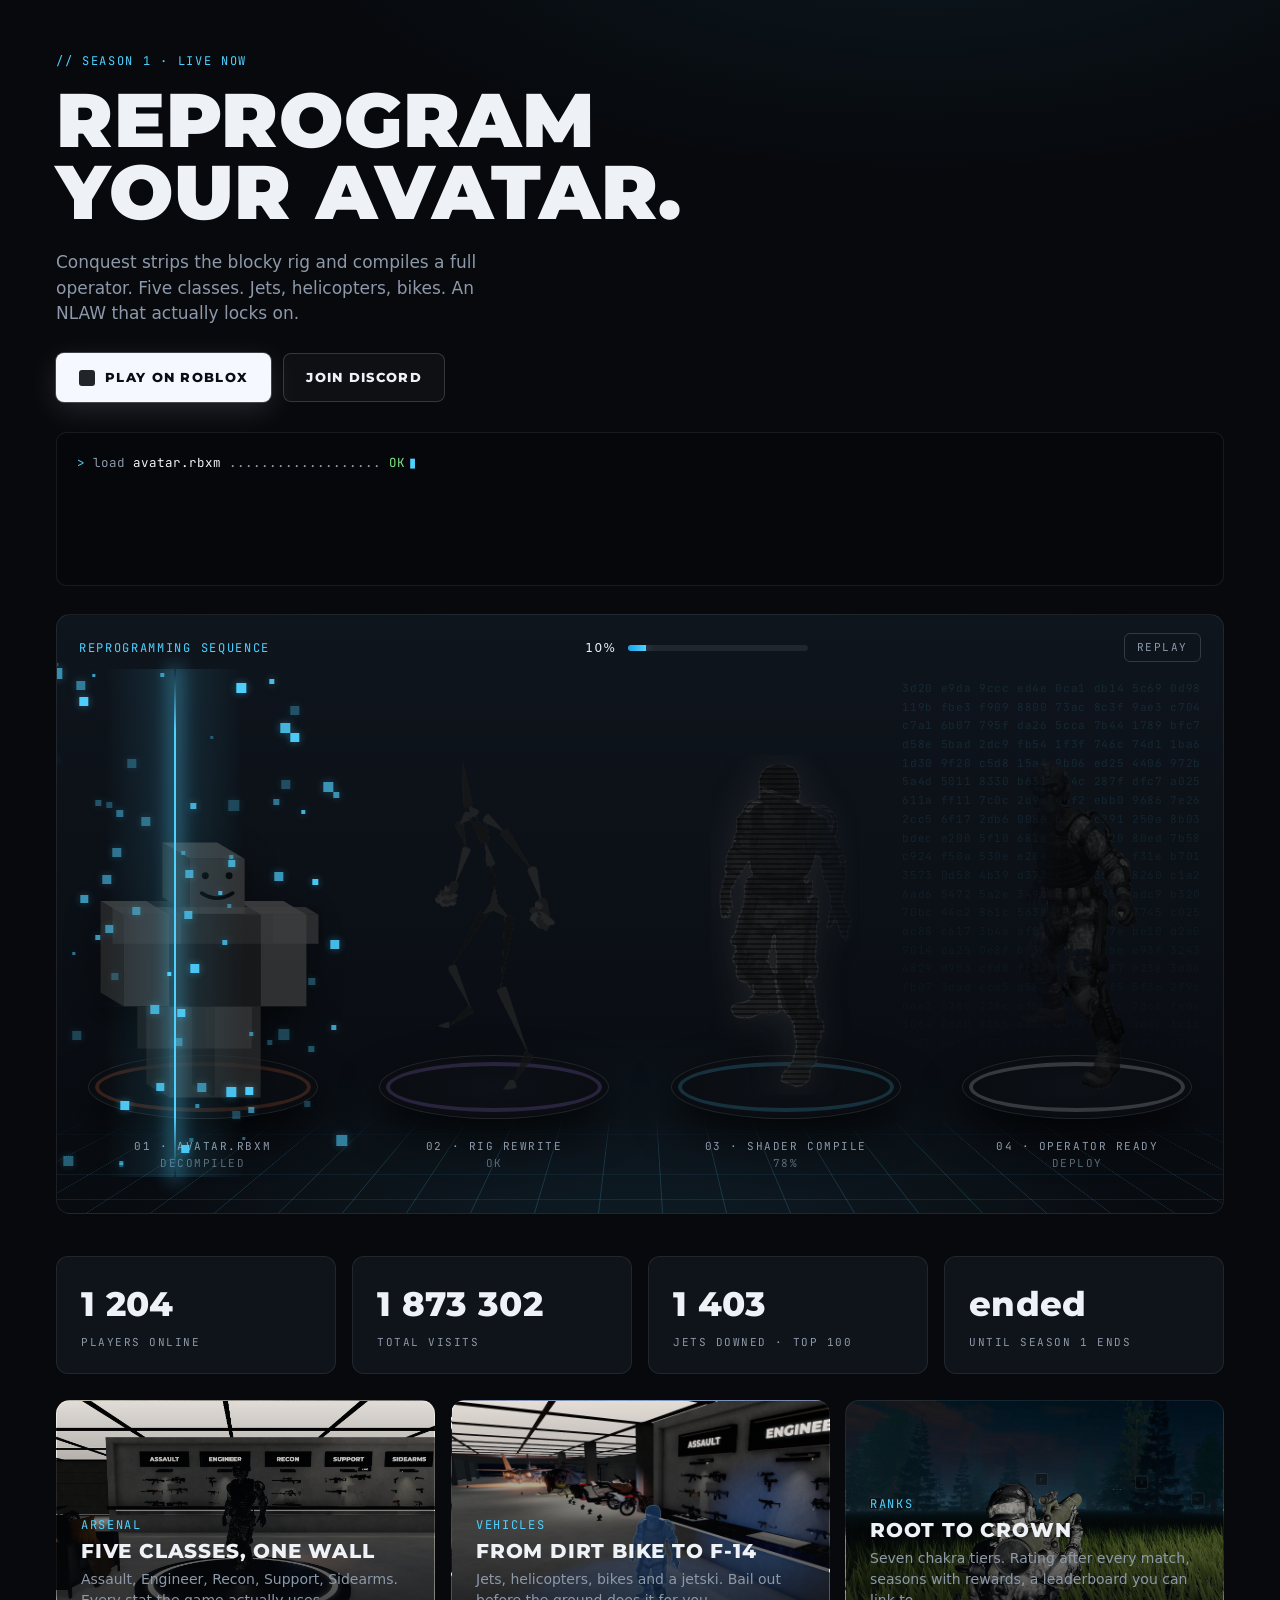
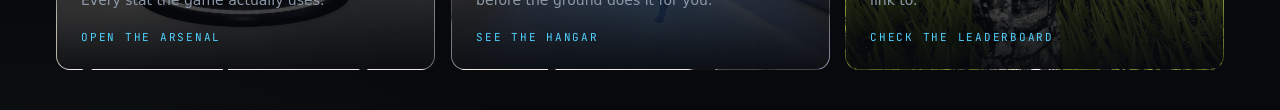
<file: site/_proto-a-home.html>
<!doctype html>
<html lang="en">
<head>
<meta charset="utf-8">
<meta name="viewport" content="width=device-width,initial-scale=1">
<title>Conquest</title>
<meta name="description" content="Conquest reprograms the Roblox avatar into a full operator. Five classes, vehicles, jets, and an NLAW that locks on.">
<link rel="stylesheet" href="site.css">
<script>document.documentElement.classList.add("js")</script>
<script src="config.js"></script>
<script src="data.js"></script>
<script src="site.js" defer></script>
</head>
<body data-page="home">
<!--#nav-->
<section class="hero wrap">
  <div class="hero-copy">
    <div class="kicker">// season 1 · live now</div>
    <h1 style="margin-top:14px">Reprogram<br>your avatar.</h1>
    <p class="lead">Conquest strips the blocky rig and compiles a full operator. Five classes. Jets, helicopters, bikes. An NLAW that actually locks on.</p>
    <div class="cta"><a class="btn btn-primary" data-link="game" href="#"><span class="ico"></span>Play on Roblox</a><a class="btn btn-ghost" data-link="discord" href="#">Join Discord</a></div>
<div class="term">
<div class="ln"><span class="p">&gt;</span> load <span class="k">avatar.rbxm</span> ................... <b>OK</b></div>
<div class="ln"><span class="p">&gt;</span> strip <span class="k">blocky_rig</span> (R6) ............. <b>OK</b></div>
<div class="ln"><span class="p">&gt;</span> inject <span class="k">operator.rig</span> ................ <b>OK</b></div>
<div class="ln"><span class="p">&gt;</span> compile <span class="k">camo_shader</span> + <span class="k">nvg</span> ........ <b>OK</b></div>
<div class="ln"><span class="p">&gt;</span> deploy to <span class="k">FOREST_NORTH</span> ............. <span class="v q">queued</span></div>
</div>
  </div>
  <div class="stage panel">
    <div class="stage-head"><span class="kicker">Reprogramming sequence</span><span class="prog">0% <i class="pbar"><b style="width:0%"></b></i></span><button class="replay" type="button">Replay</button></div>
    <div class="flash"></div>
    <div class="floor"></div>
    <pre class="hex" data-hex="7,24"></pre>
    <div class="beam"></div>
    <div class="dust" data-particles="11,72,60,86"></div>
    <figure class="fig f1"><div class="tip"><b>Avatar.rbxm</b>Your Roblox avatar as it arrives: R6 rig, blocky parts, default face.</div><div class="ring" style="--rc:#ff7a45"></div><div class="noob" data-blocky="262"></div><figcaption>01 · avatar.rbxm<span>decompiled</span></figcaption></figure>
    <figure class="fig f2"><div class="tip"><b>Rig rewrite</b>Bones are remapped to the operator skeleton: 15 joints, IK for the launcher carry.</div><div class="ring" style="--rc:#b58cff"></div><img src="img/rig.png" alt="Rig"><figcaption>02 · rig rewrite<span>ok</span></figcaption></figure>
    <figure class="fig f3"><div class="tip"><b>Shader compile</b>Camo, helmet and night-vision materials compile while the hologram shows the target.</div><div class="ring" style="--rc:#4fd1ff"></div><div class="holo"><img src="img/holo.png" alt="Hologram"><i></i></div><figcaption>03 · shader compile<span>78%</span></figcaption></figure>
    <figure class="fig f4"><div class="tip"><b>Operator ready</b>Deployed with class loadout. Pick Assault, Engineer, Recon, Support or go sidearms only.</div><div class="ring" style="--rc:#ffffff"></div><img class="op" src="img/soldier.png" alt="Operator"><figcaption>04 · operator ready<span>deploy</span></figcaption></figure>
  </div>
</section>
<section class="stats wrap">
  <div class="tile rv"><div class="n" data-live="playing">–</div><div class="l">players online</div></div>
  <div class="tile rv"><div class="n" data-live="visits">–</div><div class="l">total visits</div></div>
  <div class="tile rv"><div class="n" data-board-sum="jets">–</div><div class="l">jets downed · top 100</div></div>
  <div class="tile rv"><div class="n" data-countdown="">–</div><div class="l">until season 1 ends</div></div>
</section>
<section class="feat wrap">
  <a class="card rv tilt" href="arsenal.html" style="background-image:url(img/bg-armory.jpg)"><div class="c"><span class="kicker">Arsenal</span><h3>Five classes, one wall</h3><p>Assault, Engineer, Recon, Support, Sidearms. Every stat the game actually uses.</p><span class="go">Open the arsenal</span></div></a>
  <a class="card rv tilt" href="arsenal.html#vehicles" style="background-image:url(img/bg-hangar.jpg);background-position:left center"><div class="c"><span class="kicker">Vehicles</span><h3>From dirt bike to F-14</h3><p>Jets, helicopters, bikes and a jetski. Bail out before the ground does it for you.</p><span class="go">See the hangar</span></div></a>
  <a class="card rv tilt" href="ranks.html" style="background-image:url(img/bg-nlaw.jpg);background-position:center 30%"><div class="c"><span class="kicker">Ranks</span><h3>Root to Crown</h3><p>Seven chakra tiers. Rating after every match, seasons with rewards, a leaderboard you can link to.</p><span class="go">Check the leaderboard</span></div></a>
</section>
<!--#foot-->
</body>
</html>
</file>
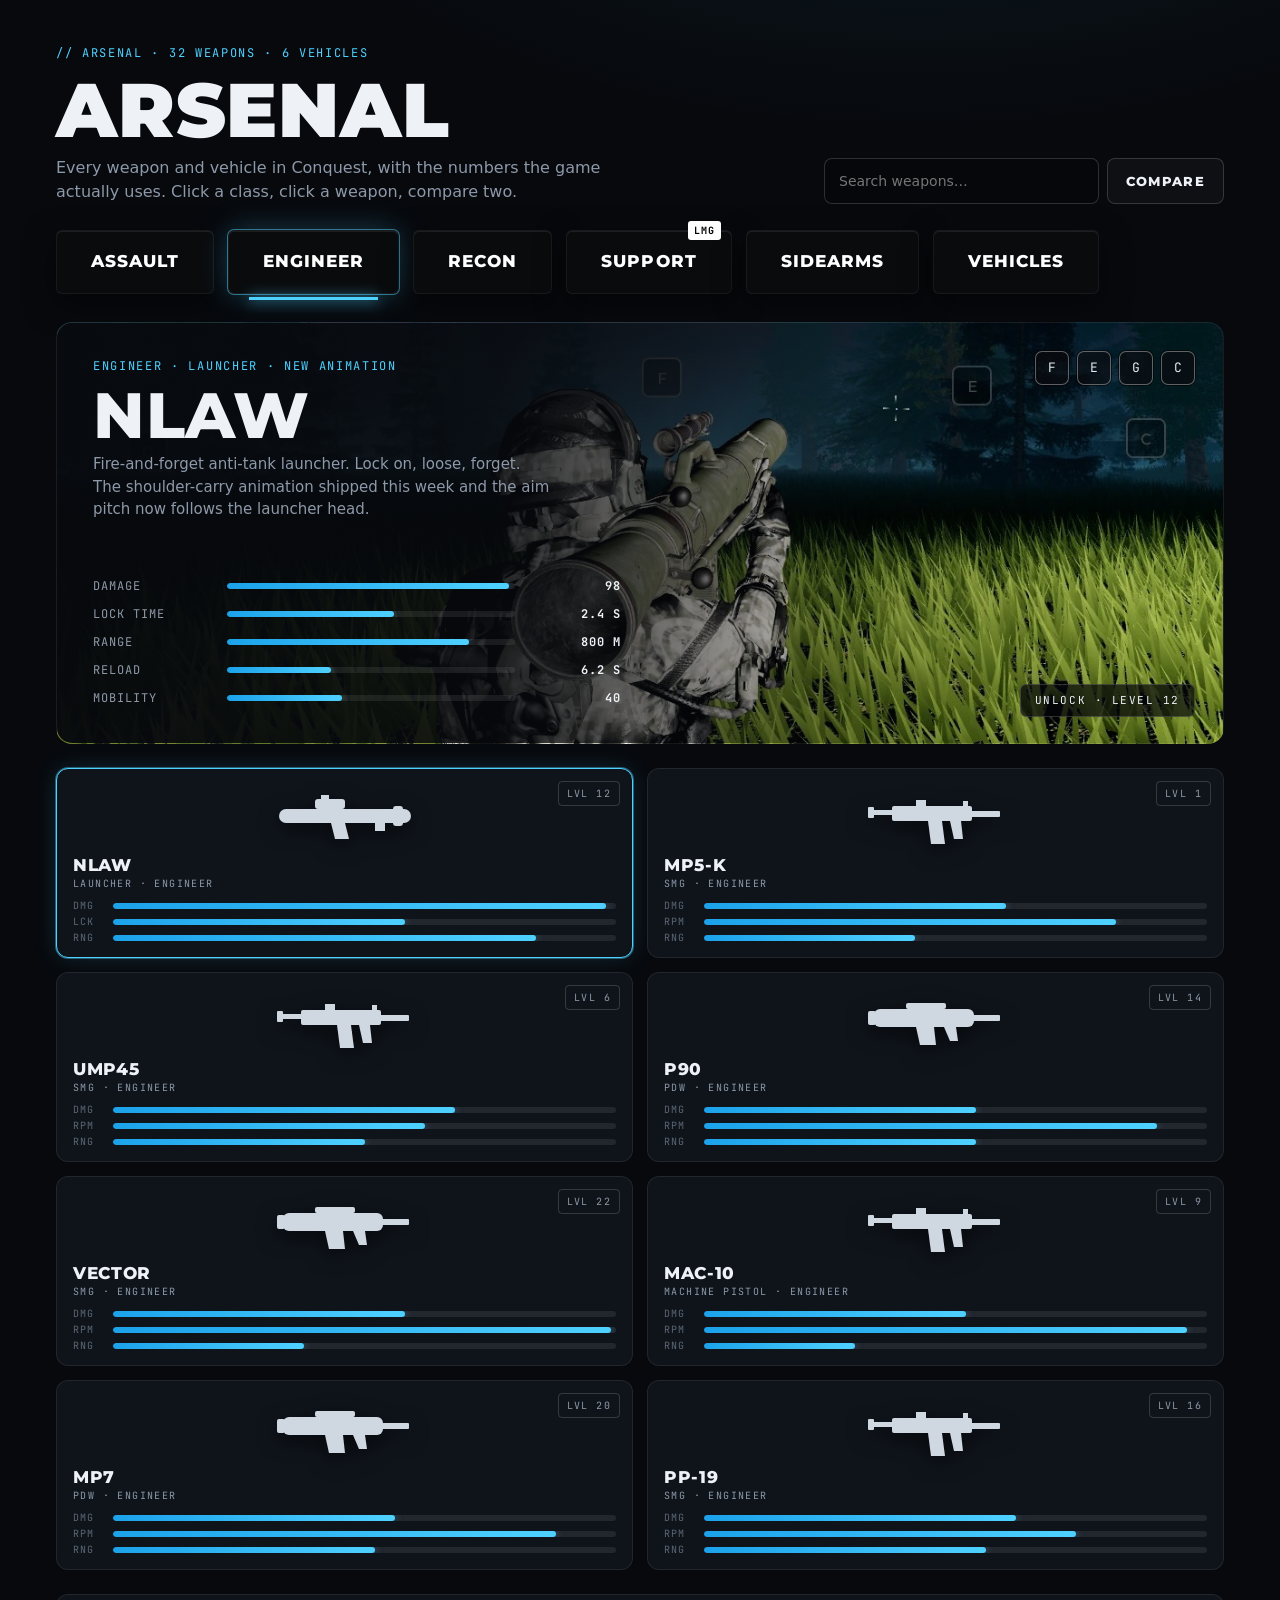
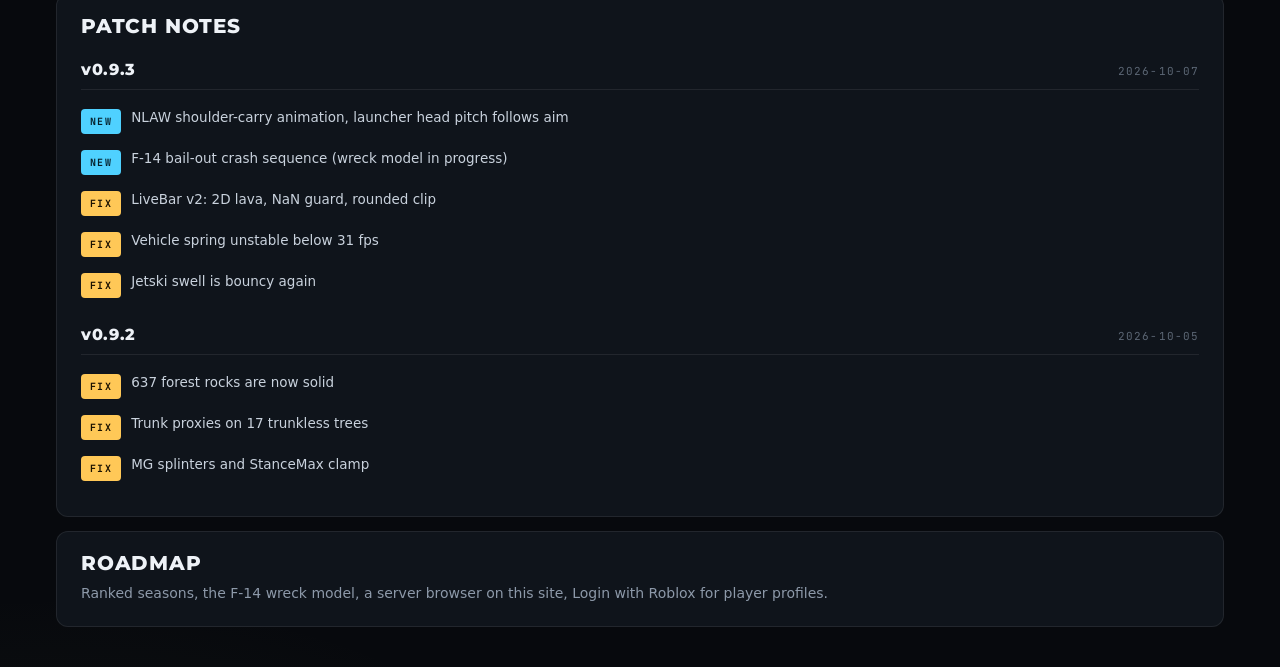
<file: site/arsenal.html>
<!doctype html>
<html lang="en">
<head>
<meta charset="utf-8">
<meta name="viewport" content="width=device-width,initial-scale=1">
<title>Arsenal · Conquest</title>
<link rel="stylesheet" href="site.css">
<script>document.documentElement.classList.add("js")</script>
<script src="config.js"></script>
<script src="data.js"></script>
<script src="site.js" defer></script>
</head>
<body data-page="arsenal">
<!--#nav-->
<section class="arshead wrap">
  <div>
    <div class="kicker">// arsenal · <span id="count">41</span> weapons · 6 vehicles</div>
    <h1 style="margin-top:12px">Arsenal</h1>
    <p>Every weapon and vehicle in Conquest, with the numbers the game actually uses. Click a class, click a weapon, compare two.</p>
  </div>
  <div class="search" style="width:400px"><input id="q" placeholder="Search weapons…" autocomplete="off"><button class="btn btn-ghost" id="cmpbtn" type="button">Compare</button></div>
</section>
<section class="signs wrap" id="signs"></section>
<section class="wrap">
  <div class="featured" id="featured">
    <div class="keys"><span class="key" data-key="f">F</span><span class="key" data-key="e">E</span><span class="key" data-key="g">G</span><span class="key" data-key="c">C</span></div>
    <div class="bigsil" id="bigsil"></div>
    <div class="c">
      <span class="kicker" id="f-tag"></span>
      <h2 id="f-name"></h2>
      <p id="f-desc"></p>
      <div class="stats2" id="f-stats"></div>
    </div>
    <div class="unlock" id="f-unlock"></div>
  </div>
  <div class="compare" id="compare"></div>
</section>
<section class="arsgrid wrap">
  <div>
    <div class="weapons" id="grid"></div>
    <div id="vehicles"></div>
  </div>
  <aside class="side" id="patch">
    <div class="tile notes rv">
      <h3>Patch notes</h3>
      <div class="v"><b>v0.9.3</b><span>2026-10-07</span></div>
      <ul>
        <li><span class="tag new">New</span>NLAW shoulder-carry animation, launcher head pitch follows aim</li>
        <li><span class="tag new">New</span>F-14 bail-out crash sequence (wreck model in progress)</li>
        <li><span class="tag fix">Fix</span>LiveBar v2: 2D lava, NaN guard, rounded clip</li>
        <li><span class="tag fix">Fix</span>Vehicle spring unstable below 31 fps</li>
        <li><span class="tag fix">Fix</span>Jetski swell is bouncy again</li>
      </ul>
      <div class="v"><b>v0.9.2</b><span>2026-10-05</span></div>
      <ul>
        <li><span class="tag fix">Fix</span>637 forest rocks are now solid</li>
        <li><span class="tag fix">Fix</span>Trunk proxies on 17 trunkless trees</li>
        <li><span class="tag fix">Fix</span>MG splinters and StanceMax clamp</li>
      </ul>
    </div>
    <div class="tile rv"><h3>Roadmap</h3><p style="margin:8px 0 0;color:var(--muted);font-size:14px">Ranked seasons, the F-14 wreck model, a server browser on this site, Login with Roblox for player profiles.</p></div>
  </aside>
</section>
<!--#foot-->
<script src="arsenal.js" defer></script>
</body>
</html>
</file>
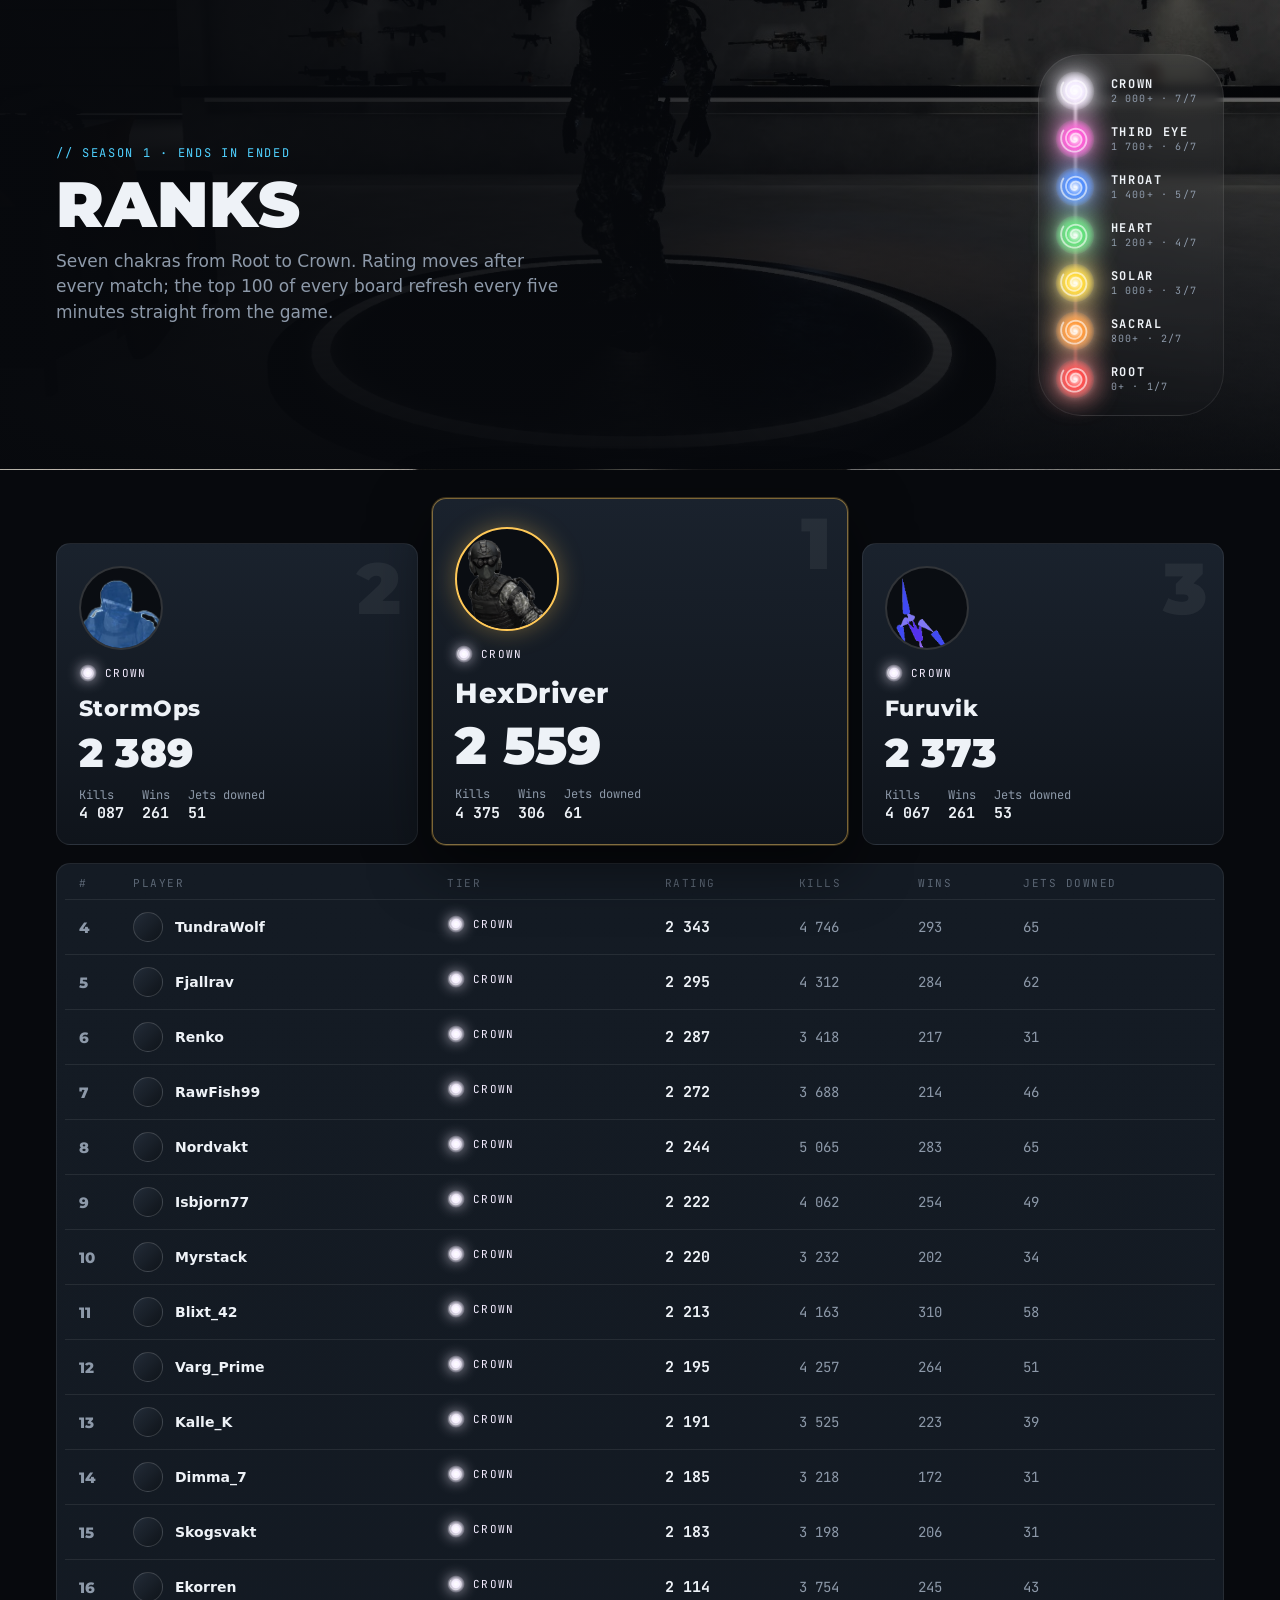
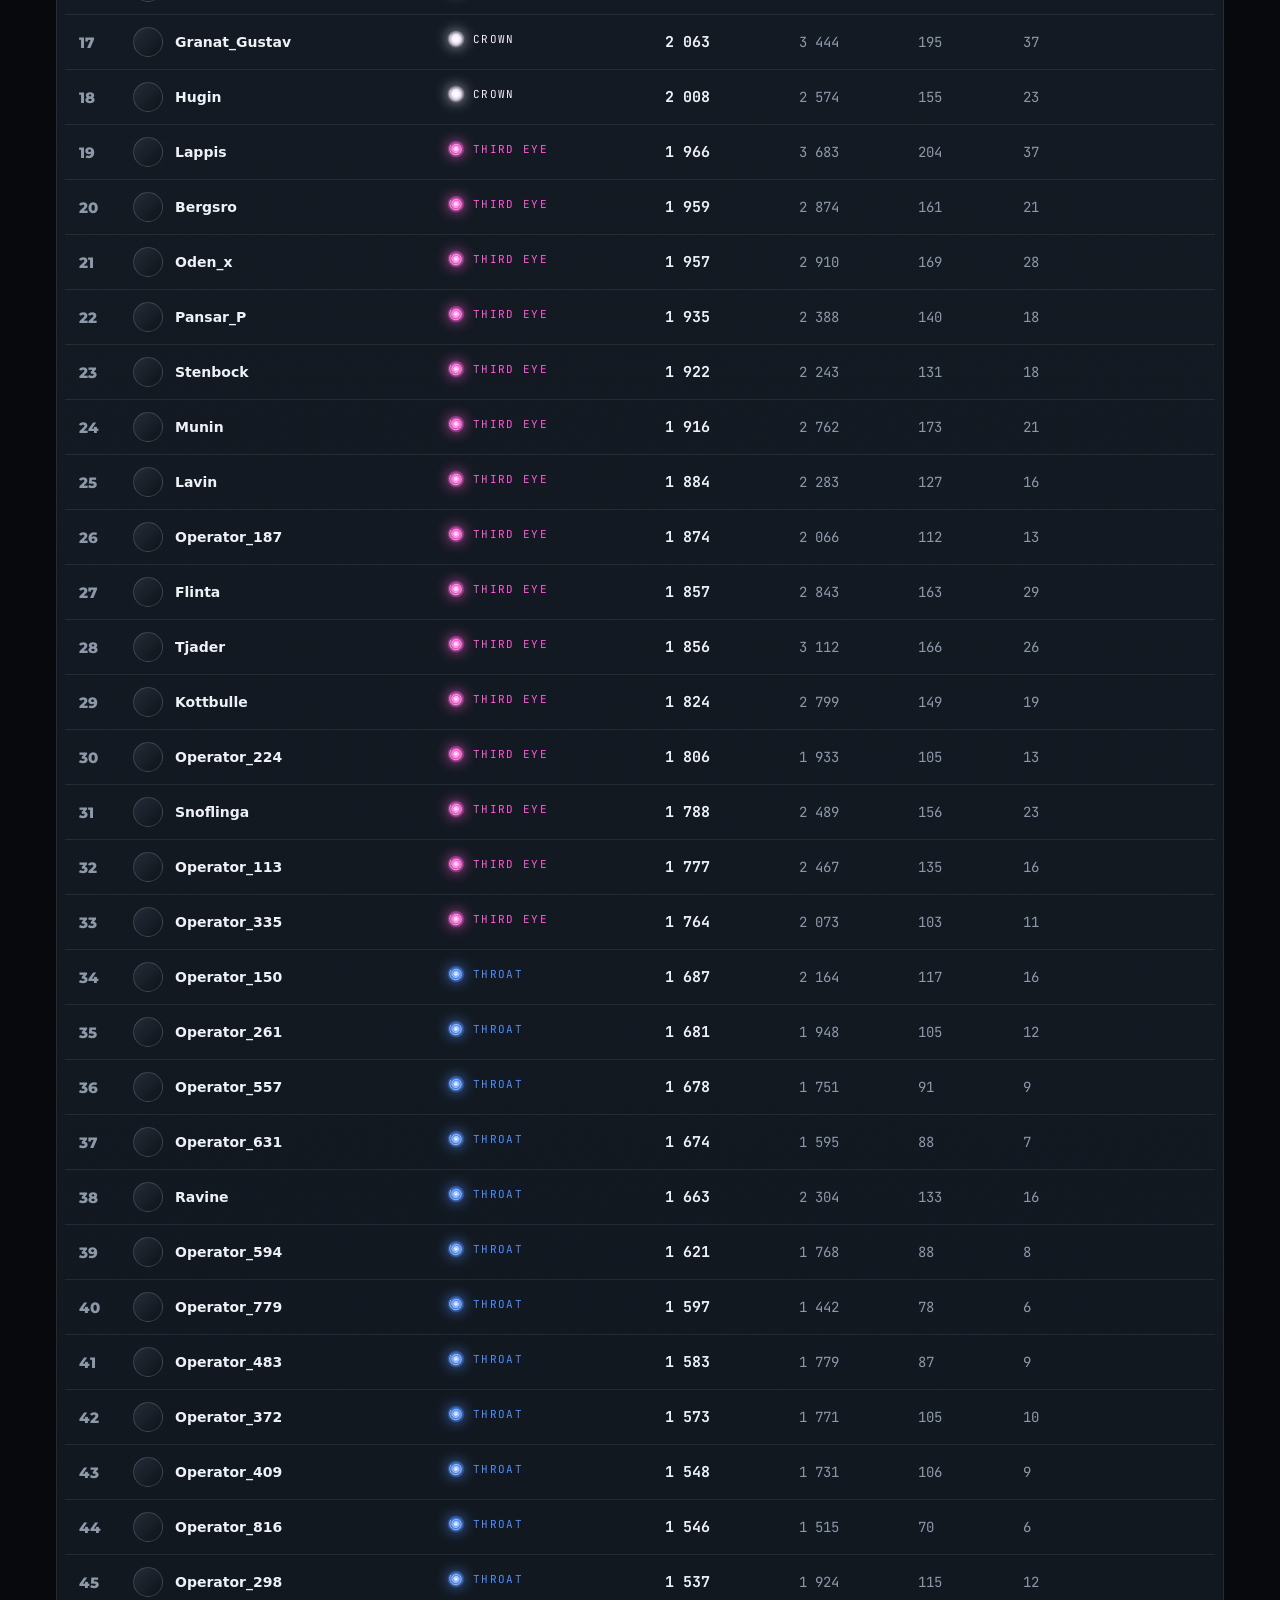
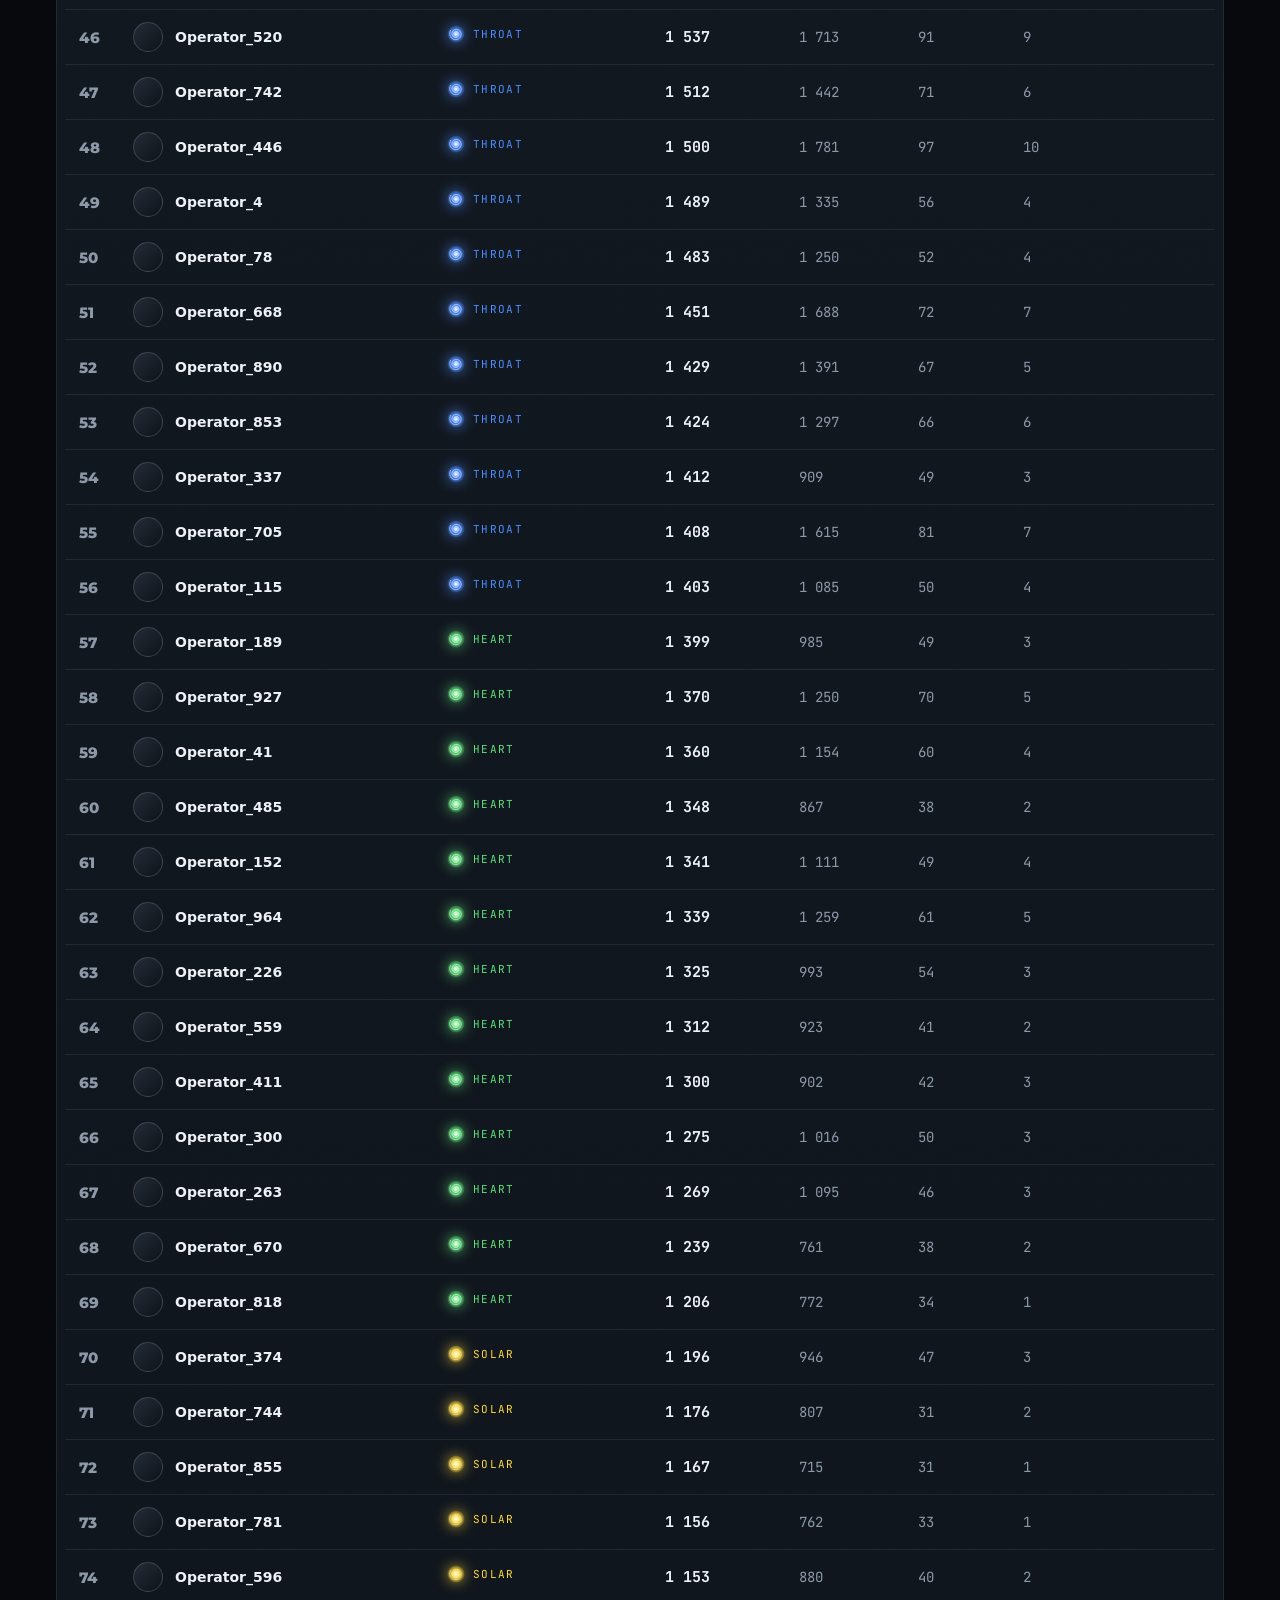
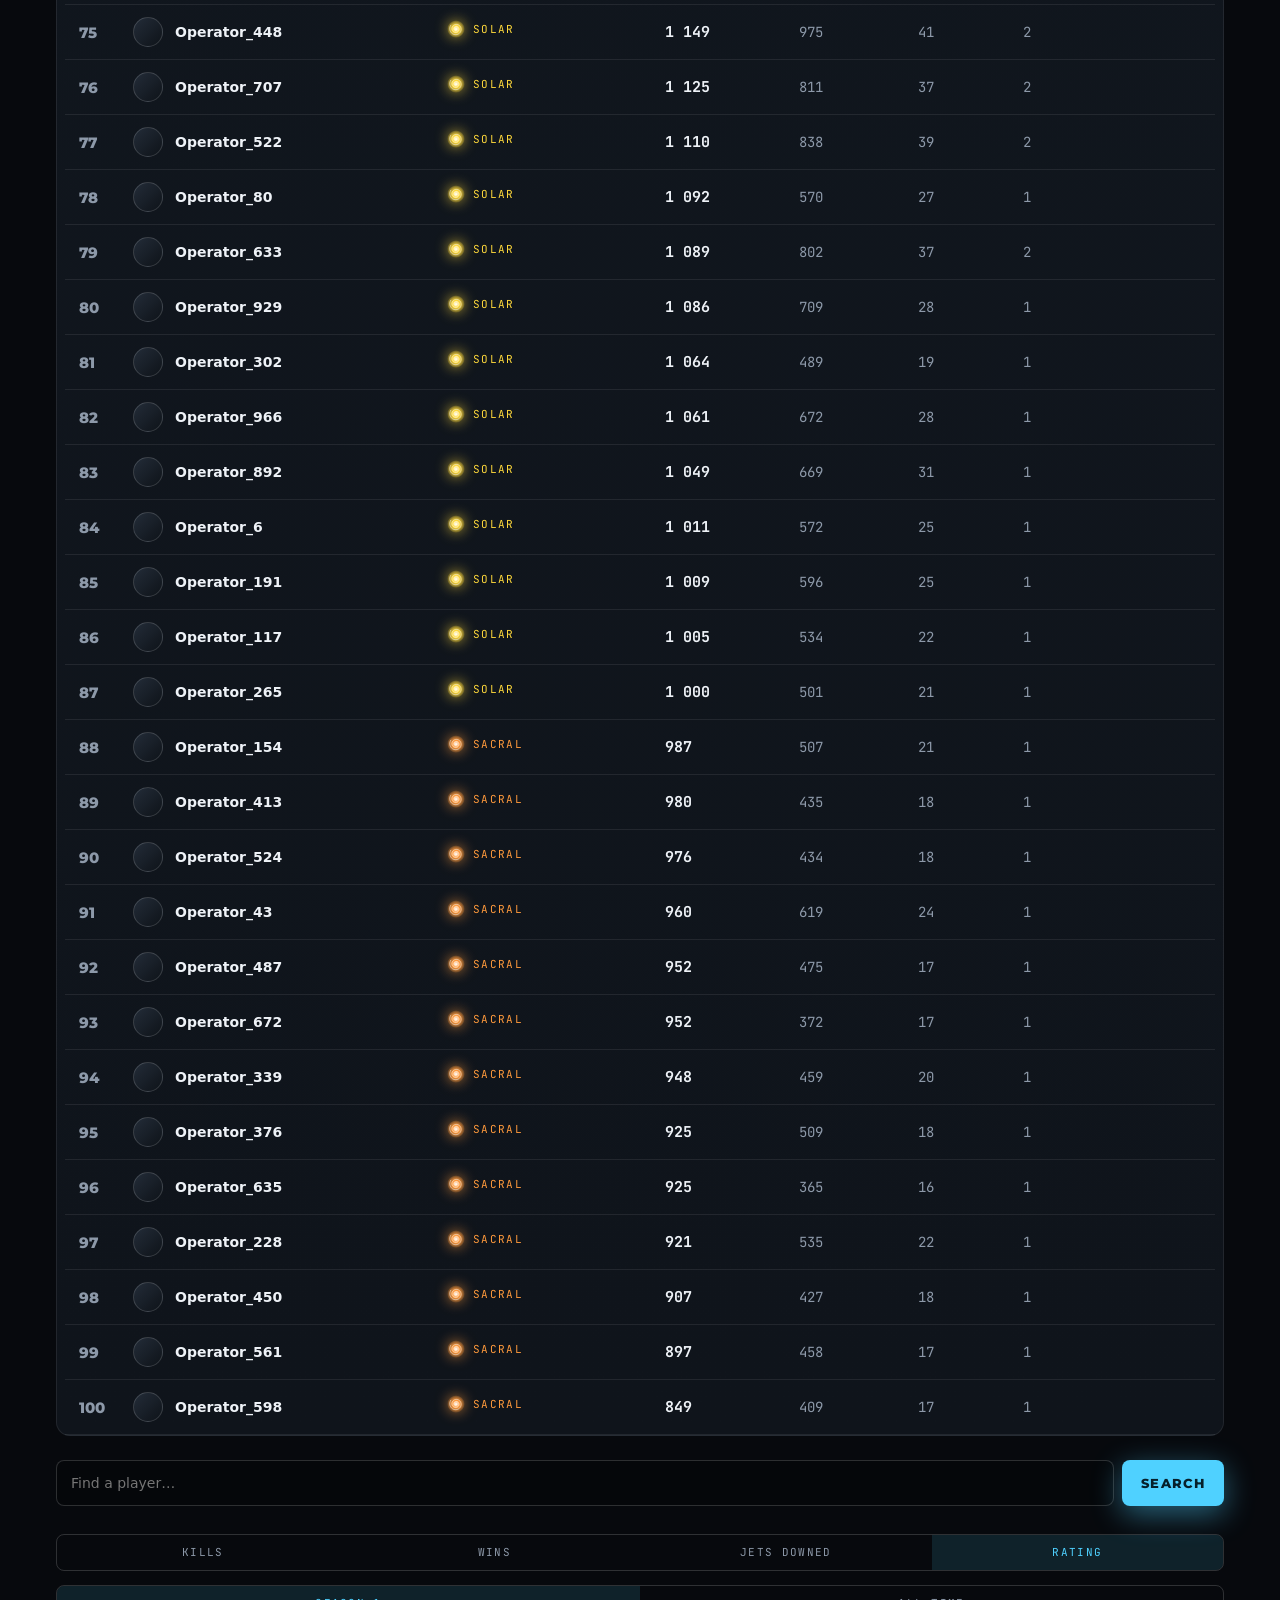
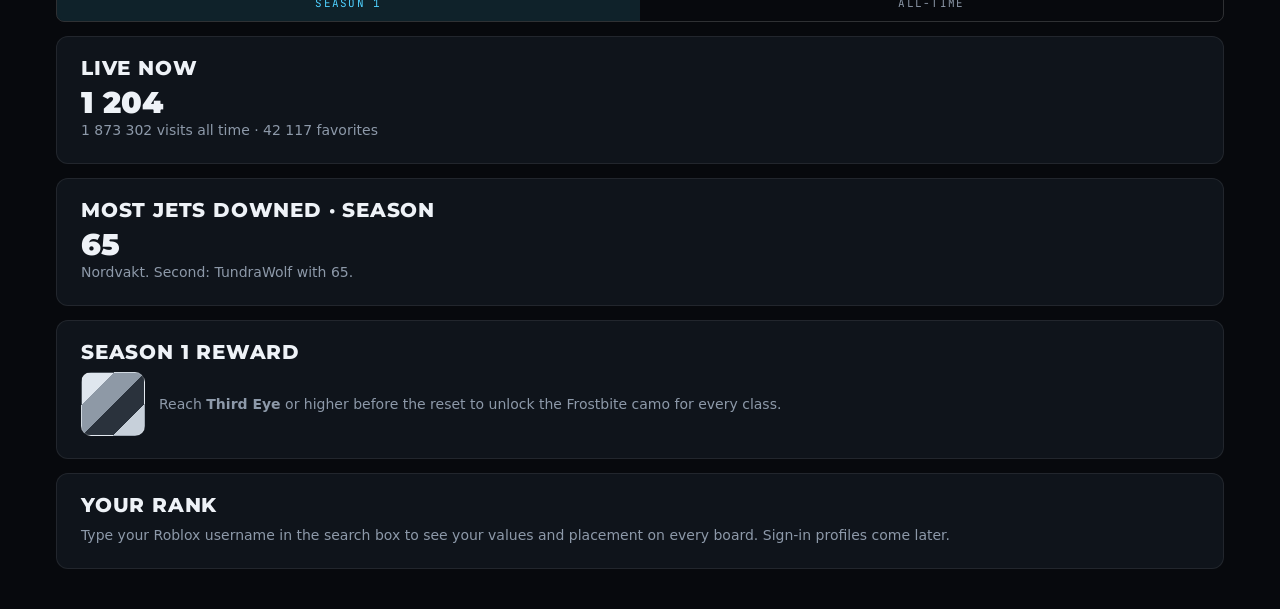
<file: site/ranks.html>
<!doctype html>
<html lang="en">
<head>
<meta charset="utf-8">
<meta name="viewport" content="width=device-width,initial-scale=1">
<title>Ranks · Conquest</title>
<link rel="stylesheet" href="site.css">
<script>document.documentElement.classList.add("js")</script>
<script src="config.js"></script>
<script src="data.js"></script>
<script src="site.js" defer></script>
</head>
<body data-page="ranks">
<!--#nav-->
<section class="banner"><div class="wrap">
  <div>
    <div class="kicker">// season 1 · ends in <span data-countdown="">–</span></div>
    <h1 style="margin-top:12px">Ranks</h1>
    <p class="lead" style="margin:14px 0 0;max-width:520px">Seven chakras from Root to Crown. Rating moves after every match; the top 100 of every board refresh every five minutes straight from the game.</p>
  </div>
  <div class="spine" id="ladder"></div>
</div></section>
<section class="ranks wrap">
  <div>
    <div class="podium" id="podium"></div>
    <div class="panel" style="padding:4px 8px 0">
      <table class="lb">
        <thead id="head"></thead>
        <tbody id="rows"></tbody>
      </table>
    </div>
  </div>
  <aside class="side">
    <form class="search" id="search"><input id="q" placeholder="Find a player…" autocomplete="off"><button class="btn btn-cyan" type="submit">Search</button></form>
    <div id="result"></div>
    <div class="seg" id="boards"></div>
    <div class="seg"><span class="on">Season 1</span><span title="Available after the first season reset">All-time</span></div>
    <div class="tile rv"><h3>Live now</h3><div class="big" data-live="playing">–</div><p><span data-live="visits">–</span> visits all time · <span data-live="favorites">–</span> favorites</p></div>
    <div class="tile rv"><h3>Most jets downed · season</h3><div class="big" id="topjets">–</div><p id="topjets-p">–</p></div>
    <div class="tile rv"><h3>Season 1 reward</h3><div class="reward"><div class="sw"></div><p>Reach <b>Third Eye</b> or higher before the reset to unlock the Frostbite camo for every class.</p></div></div>
    <div class="tile rv"><h3>Your rank</h3><p>Type your Roblox username in the search box to see your values and placement on every board. Sign-in profiles come later.</p></div>
  </aside>
</section>
<!--#foot-->
<script>
const TIERS=[["Root","#ff4b4b",0],["Sacral","#ff9a3c",800],["Solar","#ffd93b",1000],["Heart","#5fe07a",1200],["Throat","#4f8dff",1400],["Third Eye","#ff5ad6",1700],["Crown","#f4ecff",2000]];
const icon=(c,size)=>window.orbSVG(c,size||18);
const tierOf=r=>{let t=TIERS[0];for(const x of TIERS)if(r>=x[2])t=x;return t};
const LABEL={kills:'Kills',wins:'Wins',jets:'Jets downed',rating:'Rating'};
document.addEventListener('DOMContentLoaded',()=>{
const fmt=n=>window.Save6Data.fmt(n);
const esc=s=>String(s??'').replace(/[&<>"]/g,c=>({'&':'&amp;','<':'&lt;','>':'&gt;','"':'&quot;'}[c]));
const DEMO_AVA=['img/soldier.png','img/holo.png','img/rig.png'];
let SNAP=null, BOARD='kills';
document.getElementById('ladder').innerHTML=TIERS.slice().reverse().map((t,i)=>`<div class="s" style="--tc:${t[1]}">${icon(t[1],40)}<div><b>${t[0]}</b><span>${t[2]?fmt(t[2])+'+':'0+'} · ${7-i}/7</span></div></div>`).join('');
function ava(e,i,big){ if(e.avatar) return `<div class="ava"><img src="${esc(e.avatar)}" alt="" style="position:static;height:100%;width:100%;transform:none"></div>`; if(SNAP.source!=='live'&&DEMO_AVA[i]) return `<div class="ava"><img src="${DEMO_AVA[i]}" alt=""></div>`; const ini=esc((e.displayName||e.name||'?').slice(0,2).toUpperCase()); return `<div class="ava" style="display:grid;place-items:center;font:800 ${big?30:24}px var(--display);color:var(--muted)">${ini}</div>`; }
function others(e){ return Object.keys(SNAP.boards).filter(k=>Array.isArray(SNAP.boards[k])&&k!==BOARD).map(k=>{const hit=SNAP.boards[k].find(x=>x.userId===e.userId);return `<div>${LABEL[k]||k}<b>${hit?fmt(hit.value):'–'}</b></div>`}).join(''); }
function render(){
  const list=SNAP.boards[BOARD]||[]; const boards=Object.keys(SNAP.boards).filter(k=>Array.isArray(SNAP.boards[k]));
  document.getElementById('boards').innerHTML=boards.map(k=>`<span class="${k===BOARD?'on':''}" data-b="${k}">${LABEL[k]||k}</span>`).join('')+(boards.includes('rating')?'':'<span title="Arrives with the season rating system" style="opacity:.45">Rating</span>');
  document.querySelectorAll('#boards [data-b]').forEach(el=>el.onclick=()=>{BOARD=el.dataset.b;render()});
  const isRating=BOARD==='rating';
  const podIdx=[1,0,2];
  document.getElementById('podium').innerHTML=podIdx.map(i=>{const e=list[i]; if(!e) return '<div class="pod"></div>'; const n=i+1; const t=isRating?tierOf(e.value):null; return `<div class="pod rv tilt ${n===1?'first':''}" data-u="${e.userId}"><div class="num">${n}</div>${ava(e,i,n===1)}${t?`<div class="tier" style="--tc:${t[1]}">${icon(t[1])}${t[0]}</div>`:`<div class="tier">${LABEL[BOARD]} · season ${SNAP.season}</div>`}<div class="name" style="margin-top:8px">${esc(e.displayName||e.name||e.userId)}</div><div class="rating">${fmt(e.value)}</div><div class="sub">${esc(e.name&&e.displayName&&e.name!==e.displayName?'@'+e.name:'')}</div><div class="kv">${others(e)}</div></div>`}).join('');
  const otherKeys=boards.filter(k=>k!==BOARD);
  document.getElementById('head').innerHTML=`<tr><th>#</th><th>Player</th>${isRating?'<th>Tier</th>':''}<th>${LABEL[BOARD]||BOARD}</th>${otherKeys.map(k=>`<th>${LABEL[k]||k}</th>`).join('')}</tr>`;
  document.getElementById('rows').innerHTML=list.slice(3,100).map(e=>{const t=isRating?tierOf(e.value):null;return `<tr data-u="${e.userId}"><td class="pos">${e.rank}</td><td><span class="pl">${e.avatar?`<i style="background:url(${esc(e.avatar)}) center/cover"></i>`:'<i></i>'}${esc(e.displayName||e.name||e.userId)}</span></td>${t?`<td><span class="tier" style="--tc:${t[1]}">${icon(t[1])}${t[0]}</span></td>`:''}<td class="r">${fmt(e.value)}</td>${otherKeys.map(k=>{const h=(SNAP.boards[k]||[]).find(x=>x.userId===e.userId);return `<td class="n">${h?fmt(h.value):'–'}</td>`}).join('')}</tr>`}).join('');
  document.querySelectorAll('#rows tr[data-u], .pod[data-u]').forEach(el=>el.onclick=()=>showEntry(+el.dataset.u));
  if(window.reveal) window.reveal();
  const jets=(SNAP.boards.jets||[])[0]; if(jets){if(window.countUp) window.countUp(document.getElementById('topjets'),jets.value); else document.getElementById('topjets').textContent=fmt(jets.value);document.getElementById('topjets-p').textContent=`${jets.displayName||jets.name}${(SNAP.boards.jets[1])?`. Second: ${SNAP.boards.jets[1].displayName||SNAP.boards.jets[1].name} with ${fmt(SNAP.boards.jets[1].value)}.`:''}`}
}
window.Save6Data.snapshot.then(snap=>{SNAP=snap; if(SNAP.boards.rating) BOARD='rating'; else if(!SNAP.boards[BOARD]) BOARD=Object.keys(SNAP.boards)[0]; render()});
function playerCard(p){return `<div class="tile"><div style="display:flex;gap:12px;align-items:center">${p.avatar?`<img src="${esc(p.avatar)}" alt="" style="width:48px;height:48px;border-radius:50%">`:''}<div><h3 style="margin:0">${esc(p.displayName||p.name)}</h3><p style="margin:0" class="muted">@${esc(p.name)}</p></div></div><div class="kv" style="display:flex;gap:18px;margin-top:12px;font:12px var(--mono);color:var(--muted);flex-wrap:wrap">${Object.entries(p.boards).map(([k,v])=>`<div>${LABEL[k]||k}<b style="display:block;color:var(--text);font-size:15px">${fmt(v.value)}${v.rank?` <span class="muted">#${v.rank}</span>`:''}</b></div>`).join('')}</div></div>`}
function showEntry(userId){ const boards={}; let who=null; for(const [k,l] of Object.entries(SNAP.boards)){ if(!Array.isArray(l)) continue; const e=l.find(x=>x.userId===userId); if(e){boards[k]={value:e.value,rank:e.rank}; who=who||e} } if(!who) return; const out=document.getElementById('result'); out.innerHTML=playerCard({name:who.name,displayName:who.displayName,avatar:who.avatar,boards}); out.scrollIntoView({block:'nearest',behavior:'smooth'}); if(window.toast) window.toast((who.displayName||who.name)+' · '+Object.keys(boards).length+' boards'); }
document.getElementById('search').addEventListener('submit',async ev=>{ev.preventDefault();const q=document.getElementById('q').value.trim();const out=document.getElementById('result');if(!q)return;out.innerHTML='<div class="tile"><p>Searching…</p></div>';try{const p=await window.Save6Data.player(q);if(!p){out.innerHTML=`<div class="tile"><h3>${esc(q)}</h3><p>Not found on any board this season.</p></div>`;return}out.innerHTML=playerCard(p)}catch(e){out.innerHTML='<div class="tile"><p>Search is unavailable right now.</p></div>'}});
});
</script>
</body>
</html>
</file>
<file: site/site.css>
@font-face{font-family:'Montserrat';font-style:normal;font-weight:700 900;src:url('fonts/Montserrat-800.woff2') format('woff2');}
@font-face{font-family:'JetBrains Mono';font-style:normal;font-weight:400 700;src:url('fonts/JetBrainsMono-400.woff2') format('woff2');}
:root{
  --bg:#07090d; --bg2:#0b0f15; --panel:#0f141b; --panel2:#141b24; --panel3:#1a222d;
  --line:rgba(255,255,255,.08); --line2:rgba(255,255,255,.16);
  --text:#eef2f7; --muted:#8d99a9; --dim:#5c6775;
  --cyan:#4fd1ff; --cyan2:#1ba2ea; --cyanglow:rgba(79,209,255,.45);
  --white:#f5f8ff; --olive:#95a35e; --gold:#ffc857; --red:#ff5a5a; --green:#7ee787; --violet:#b58cff; --blue:#6c8cff;
  --display:'Montserrat','Inter',sans-serif; --body:'Inter',system-ui,sans-serif; --mono:'JetBrains Mono',ui-monospace,monospace;
}
*{box-sizing:border-box}
html,body{margin:0;padding:0}
body{min-width:320px;background:
  radial-gradient(1100px 520px at 72% -8%, rgba(79,209,255,.09), transparent 60%),
  radial-gradient(900px 500px at 5% 110%, rgba(149,163,94,.07), transparent 60%),
  var(--bg);color:var(--text);font-family:var(--body);font-size:15px;line-height:1.5;-webkit-font-smoothing:antialiased;overflow:hidden}
a{color:inherit;text-decoration:none}
.wrap{max-width:1600px;margin:0 auto;padding:0 56px}
.mono{font-family:var(--mono)}
.kicker{font-family:var(--mono);font-size:12px;letter-spacing:.14em;text-transform:uppercase;color:var(--cyan)}
.muted{color:var(--muted)}
h1,h2,h3{font-family:var(--display);text-transform:uppercase;letter-spacing:.01em;margin:0;line-height:.95}
h1{font-weight:900;font-size:76px}
h2{font-weight:800;font-size:40px}
h3{font-weight:800;font-size:20px;letter-spacing:.04em}

/* nav */
.navbar{position:sticky;top:0;z-index:50;background:rgba(7,9,13,.74);backdrop-filter:blur(16px);-webkit-backdrop-filter:blur(16px);border-bottom:1px solid var(--line)}
.nav{height:78px;display:flex;align-items:center;justify-content:space-between;position:relative}
[id]{scroll-margin-top:100px}
.burger{display:none;width:42px;height:42px;border-radius:8px;border:1px solid var(--line2);background:rgba(255,255,255,.03);flex-direction:column;align-items:center;justify-content:center;gap:5px;cursor:pointer}
.burger i{display:block;width:18px;height:2px;background:var(--text);border-radius:2px;transition:.25s}
.burger[aria-expanded="true"] i:nth-child(1){transform:translateY(7px) rotate(45deg)}
.burger[aria-expanded="true"] i:nth-child(2){opacity:0}
.burger[aria-expanded="true"] i:nth-child(3){transform:translateY(-7px) rotate(-45deg)}
.logo{display:flex;align-items:center;gap:12px;font-family:var(--display);font-weight:900;font-size:22px;letter-spacing:.1em}
.logo .mark{width:34px;height:34px;border-radius:8px;background:linear-gradient(135deg,#1f2a36,#0b1017);border:1px solid var(--line2);display:grid;place-items:center;position:relative}
.logo .mark::before{content:"";position:absolute;inset:7px;border-radius:50%;border:3px solid var(--white);box-shadow:0 0 12px rgba(255,255,255,.7),inset 0 0 8px rgba(255,255,255,.5)}
.logo b{color:var(--cyan)}
.links{display:flex;gap:34px;font-family:var(--mono);font-size:12px;letter-spacing:.16em;text-transform:uppercase;color:var(--muted)}
.links a{padding:8px 0;position:relative;transition:color .2s}
.links a:hover{color:var(--text)}
.links a.on{color:var(--text)}
.links a.on::after{content:"";position:absolute;left:0;right:0;bottom:-2px;height:2px;background:var(--cyan);box-shadow:0 0 10px var(--cyanglow)}
.right{display:flex;align-items:center;gap:16px}
.live{display:flex;align-items:center;gap:8px;font-family:var(--mono);font-size:12px;letter-spacing:.1em;color:var(--muted);padding:9px 14px;border:1px solid var(--line);border-radius:999px}
.live i{width:8px;height:8px;border-radius:50%;background:var(--green);box-shadow:0 0 10px var(--green)}
.live b{color:var(--text);font-weight:700}
.btn{display:inline-flex;align-items:center;gap:10px;font-family:var(--display);font-weight:800;font-size:13px;letter-spacing:.1em;text-transform:uppercase;padding:14px 22px;border-radius:8px;border:1px solid transparent;white-space:nowrap}
.btn-primary{background:var(--white);color:#0a0d12;box-shadow:0 0 0 1px rgba(255,255,255,.2),0 8px 30px rgba(255,255,255,.12)}
.btn-ghost{border-color:var(--line2);color:var(--text);background:rgba(255,255,255,.03)}
.btn-cyan{background:var(--cyan);color:#06202b;box-shadow:0 8px 30px var(--cyanglow)}
.btn .ico{width:16px;height:16px;display:inline-block;border-radius:3px;background:currentColor;opacity:.9}

/* in-game style class sign */
.sign{display:inline-flex;align-items:center;justify-content:center;background:#0a0b0d;color:#fff;font-family:var(--display);font-weight:800;font-size:17px;letter-spacing:.06em;text-transform:uppercase;padding:18px 34px;border-radius:6px;border:1px solid rgba(255,255,255,.06);box-shadow:inset 0 1px 0 rgba(255,255,255,.08),0 10px 30px rgba(0,0,0,.5);position:relative}
.sign.on{box-shadow:inset 0 1px 0 rgba(255,255,255,.08),0 0 0 1px rgba(79,209,255,.5),0 0 30px rgba(79,209,255,.25)}
.sign.on::after{content:"";position:absolute;left:12%;right:12%;bottom:-7px;height:3px;background:var(--cyan);box-shadow:0 0 14px var(--cyan)}
.sign .sub{position:absolute;right:10px;top:-10px;font-family:var(--mono);font-size:10px;letter-spacing:.1em;background:#fff;color:#000;padding:2px 6px;border-radius:3px;font-weight:700}

/* HUD key chip */
.key{display:inline-grid;place-items:center;width:34px;height:34px;border-radius:7px;border:1px solid rgba(255,255,255,.35);background:rgba(10,12,16,.7);font-family:var(--mono);font-size:13px;color:#e5e9ef;box-shadow:0 0 0 1px rgba(0,0,0,.6)}

/* glowing platform ring */
.ring{position:absolute;left:50%;transform:translateX(-50%);width:230px;height:64px;border-radius:50%;background:radial-gradient(ellipse at center,#0d1117 0%,#0a0d12 60%,#05070a 100%);box-shadow:0 18px 40px rgba(0,0,0,.7)}
.ring::before{content:"";position:absolute;inset:7px;border-radius:50%;border:4px solid var(--rc,#fff);box-shadow:0 0 18px var(--rc,#fff),inset 0 0 14px var(--rc,#fff);opacity:.95}
.ring::after{content:"";position:absolute;inset:0;border-radius:50%;border:1px solid rgba(255,255,255,.1)}

/* panels */
.panel{background:linear-gradient(180deg,var(--panel2),var(--panel));border:1px solid var(--line);border-radius:14px}
.tile{padding:22px 24px;border-radius:12px;background:var(--panel);border:1px solid var(--line)}
.tile .n{font-family:var(--display);font-weight:800;font-size:34px;letter-spacing:.01em}
.tile .l{font-family:var(--mono);font-size:11px;letter-spacing:.14em;text-transform:uppercase;color:var(--muted);margin-top:4px}

/* bars */
.bar{height:6px;border-radius:3px;background:rgba(255,255,255,.08);position:relative;overflow:hidden}
.bar i{position:absolute;left:0;top:0;bottom:0;border-radius:3px;background:linear-gradient(90deg,var(--cyan2),var(--cyan));box-shadow:0 0 10px var(--cyanglow)}
.bar.w i{background:linear-gradient(90deg,#c8d2de,#fff)}
.bar.o i{background:linear-gradient(90deg,#6f7c3c,var(--olive))}
.statrow{display:grid;grid-template-columns:120px 1fr 92px;align-items:center;gap:14px;font-family:var(--mono);font-size:12px;letter-spacing:.08em;text-transform:uppercase;color:var(--muted)}
.statrow b{color:var(--text);text-align:right;font-weight:700;white-space:nowrap}

/* tier chevrons */
.tier{display:inline-flex;align-items:center;gap:8px;font-family:var(--mono);font-size:11px;letter-spacing:.12em;text-transform:uppercase;color:var(--tc,var(--muted))}
.tier svg{width:18px;height:18px;filter:drop-shadow(0 0 6px var(--tc,transparent))}

.tag{display:inline-block;font-family:var(--mono);font-size:10px;letter-spacing:.14em;text-transform:uppercase;padding:4px 8px;border-radius:4px;border:1px solid var(--line2);color:var(--muted)}
.tag.new{color:#06202b;background:var(--cyan);border-color:transparent;font-weight:700}
.tag.fix{color:#1b1200;background:var(--gold);border-color:transparent;font-weight:700}

.foot{display:flex;justify-content:space-between;align-items:center;padding:20px 56px;border-top:1px solid var(--line);font-family:var(--mono);font-size:11px;letter-spacing:.1em;text-transform:uppercase;color:var(--dim)}
.foot .mock{color:var(--muted);border:1px dashed var(--line2);padding:4px 8px;border-radius:4px}

/* ---------- index: hero + reprogramming stage ---------- */
.hero{display:grid;grid-template-columns:500px 1fr;gap:44px;align-items:center;padding-top:52px;padding-bottom:36px}
.lead{font-size:17px;color:var(--muted);max-width:440px;margin:22px 0 26px}
.cta{display:flex;gap:12px}
.term{margin:30px 0 0;padding:18px 20px;border-radius:10px;background:#05070a;border:1px solid var(--line);font:12.5px/1.85 var(--mono);color:var(--muted);overflow:hidden;min-height:132px}
.term .v.ok{color:var(--green)}.term .v.q{color:var(--dim)}
.term b{color:var(--green);font-weight:400}.term .p{color:var(--cyan)}.term .q{color:var(--dim)}.term .k{color:var(--text)}
.stage{position:relative;height:640px;overflow:hidden;background:radial-gradient(900px 400px at 50% 110%,rgba(79,209,255,.10),transparent 60%),linear-gradient(180deg,#0f151d,#080b10)}
.stage-head{position:absolute;left:22px;right:22px;top:18px;display:flex;justify-content:space-between;align-items:center;z-index:5}
.prog{display:flex;align-items:center;gap:12px;font-size:12px;letter-spacing:.12em;color:var(--text)}
.pbar{display:inline-block;width:180px;height:6px;border-radius:3px;background:rgba(255,255,255,.08);overflow:hidden;position:relative}
.pbar b{position:absolute;left:0;top:0;bottom:0;background:linear-gradient(90deg,var(--cyan2),var(--cyan));box-shadow:0 0 12px var(--cyanglow)}
.floor{position:absolute;left:-25%;right:-25%;bottom:0;height:48%;background-image:linear-gradient(rgba(79,209,255,.18) 1px,transparent 1px),linear-gradient(90deg,rgba(79,209,255,.18) 1px,transparent 1px);background-size:64px 64px;transform:perspective(700px) rotateX(63deg);transform-origin:50% 100%;-webkit-mask-image:linear-gradient(180deg,transparent 0,#000 45%);mask-image:linear-gradient(180deg,transparent 0,#000 45%)}
.hex{position:absolute;right:22px;top:64px;margin:0;font:11px/1.7 var(--mono);color:rgba(79,209,255,.11);letter-spacing:.06em;text-align:right;z-index:1;-webkit-mask-image:linear-gradient(180deg,#000 20%,transparent 95%);mask-image:linear-gradient(180deg,#000 20%,transparent 95%)}
.beam{position:absolute;top:54px;bottom:36px;left:74.6%;width:2px;background:linear-gradient(180deg,transparent,var(--cyan) 12%,var(--cyan) 88%,transparent);box-shadow:0 0 18px 4px var(--cyanglow);z-index:4;animation:pulse 1.6s ease-in-out infinite alternate}
.beam::before{content:"";position:absolute;top:0;bottom:0;left:-70px;width:140px;background:linear-gradient(90deg,transparent,rgba(79,209,255,.14),transparent)}
.dust{position:absolute;inset:0;pointer-events:none;z-index:4}
.dust i{position:absolute;background:var(--cyan);box-shadow:0 0 8px var(--cyanglow);animation:tw 2.4s ease-in-out infinite alternate}
@keyframes tw{from{opacity:.15}to{opacity:1}}
@keyframes pulse{from{opacity:.75}to{opacity:1}}
.fig{position:absolute;bottom:118px;width:25%;margin:0;display:flex;flex-direction:column;align-items:center;justify-content:flex-end;height:400px;z-index:3}
.f1{left:0}.f2{left:25%}.f3{left:50%}.f4{left:75%}
.fig .ring{bottom:-24px;z-index:0}
.fig > img,.fig .holo,.fig .noob{position:relative;z-index:2}
.fig > img{height:340px;width:auto;display:block}
.fig .noob{height:262px;margin-bottom:-6px}
.noob{position:relative;display:inline-block}
.noob svg{height:262px;width:auto;display:block;filter:drop-shadow(0 10px 18px rgba(0,0,0,.6))}
.noob .g{position:absolute;inset:0;mix-blend-mode:screen;opacity:.8}
.noob .g1{clip-path:inset(26% 0 60% 0);transform:translateX(12px);filter:sepia(1) saturate(7) hue-rotate(150deg)}
.noob .g2{clip-path:inset(64% 0 20% 0);transform:translateX(-9px);filter:sepia(1) saturate(7) hue-rotate(300deg)}
.f2 img{filter:drop-shadow(0 0 14px rgba(181,140,255,.6)) saturate(1.15)}
.holo{position:relative;-webkit-mask-image:linear-gradient(90deg,#000 55%,rgba(0,0,0,.15) 100%);mask-image:linear-gradient(90deg,#000 55%,rgba(0,0,0,.15) 100%)}
.holo img{height:340px;width:auto;display:block;filter:drop-shadow(0 0 18px rgba(79,209,255,.6)) brightness(1.1)}
.holo i{position:absolute;inset:0;background:repeating-linear-gradient(0deg,rgba(0,0,0,.5) 0 2px,transparent 2px 5px);-webkit-mask:url(img/holo.png) center/contain no-repeat;mask:url(img/holo.png) center/contain no-repeat}
.op{-webkit-mask-image:linear-gradient(90deg,transparent 0,rgba(0,0,0,.35) 18%,#000 42%);mask-image:linear-gradient(90deg,transparent 0,rgba(0,0,0,.35) 18%,#000 42%);filter:drop-shadow(0 0 2px rgba(255,255,255,.35)) drop-shadow(0 16px 24px rgba(0,0,0,.7))}
.fig figcaption{position:absolute;bottom:-78px;text-align:center;font:11px/1.6 var(--mono);letter-spacing:.14em;text-transform:uppercase;color:var(--muted);width:100%}
.fig figcaption span{display:block;color:var(--text)}
.f1 figcaption span{color:#ff7a45}.f2 figcaption span{color:var(--violet)}.f3 figcaption span{color:var(--cyan)}.f4 figcaption span{color:var(--white)}
.stats{display:grid;grid-template-columns:repeat(4,1fr);gap:16px;padding-top:6px}
.feat{display:grid;grid-template-columns:repeat(3,1fr);gap:16px;padding-top:26px;padding-bottom:40px}
.card{position:relative;height:270px;border-radius:14px;overflow:hidden;border:1px solid var(--line);background-size:cover;background-position:center}
.card::after{content:"";position:absolute;inset:0;background:linear-gradient(180deg,rgba(7,9,13,.05),rgba(7,9,13,.55) 55%,rgba(7,9,13,.95))}
.card .c{position:absolute;left:24px;right:24px;bottom:22px;z-index:1}
.card .c p{margin:8px 0 14px;color:var(--muted);font-size:14px}
.card .go{font-family:var(--mono);font-size:11px;letter-spacing:.16em;text-transform:uppercase;color:var(--cyan)}
.card .kicker{display:block;margin-bottom:8px}

/* ---------- ranks ---------- */
.banner{position:relative;height:470px;background:url(img/bg-armory.jpg) center 62%/cover no-repeat;border-bottom:1px solid var(--line)}
.banner::after{content:"";position:absolute;inset:0;background:linear-gradient(90deg,rgba(7,9,13,.96) 0%,rgba(7,9,13,.78) 45%,rgba(7,9,13,.35) 100%),linear-gradient(180deg,rgba(7,9,13,.2),rgba(7,9,13,.95))}
.banner .wrap{position:relative;z-index:1;height:100%;display:flex;align-items:center;justify-content:space-between;padding-bottom:0}
.banner h1{font-size:84px}
.ladder{display:flex;gap:10px;align-items:flex-end}
.ladder .t{display:flex;flex-direction:column;align-items:center;gap:6px;font:10px/1.2 var(--mono);letter-spacing:.12em;text-transform:uppercase;color:var(--muted);width:92px}
.ladder .t svg{width:34px;height:34px;filter:drop-shadow(0 0 8px var(--tc))}
.ladder .t b{color:var(--text);font-weight:700}
.ladder .t.cur{color:var(--text)}
.ranks{display:grid;grid-template-columns:1fr 340px;gap:24px;padding-top:28px;padding-bottom:40px}
.podium{display:grid;grid-template-columns:1fr 1.15fr 1fr;gap:14px;align-items:end;margin-bottom:18px}
.pod{position:relative;padding:22px 22px 20px;border-radius:14px;background:linear-gradient(180deg,var(--panel3),var(--panel));border:1px solid var(--line);overflow:hidden}
.pod.first{border-color:rgba(255,200,87,.45);box-shadow:0 0 0 1px rgba(255,200,87,.2),0 20px 60px rgba(0,0,0,.5);padding-top:28px}
.pod .num{position:absolute;right:16px;top:8px;font:900 72px/1 var(--display);color:rgba(255,255,255,.06)}
.pod .ava{width:84px;height:84px;border-radius:50%;overflow:hidden;border:2px solid var(--line2);background:#0a0d12;margin-bottom:14px;position:relative}
.pod.first .ava{width:104px;height:104px;border-color:var(--gold);box-shadow:0 0 24px rgba(255,200,87,.35)}
.pod .ava img{position:absolute;left:50%;top:6px;transform:translateX(-50%);height:260px;width:auto}
.pod .name{font:800 22px/1.1 var(--display);letter-spacing:.02em}
.pod.first .name{font-size:28px}
.pod .rating{font:900 40px/1 var(--display);margin:12px 0 4px}
.pod.first .rating{font-size:52px}
.pod .sub{font:11px/1.6 var(--mono);letter-spacing:.1em;text-transform:uppercase;color:var(--muted)}
.pod .kv{display:flex;gap:18px;margin-top:14px;font:12px/1.4 var(--mono);color:var(--muted)}
.pod .kv b{display:block;color:var(--text);font-size:15px}
.up{color:var(--green)}.down{color:var(--red)}
table.lb{width:100%;border-collapse:collapse;font-size:14px}
table.lb th{font:11px/1 var(--mono);letter-spacing:.14em;text-transform:uppercase;color:var(--dim);text-align:left;padding:10px 14px;border-bottom:1px solid var(--line)}
table.lb td{padding:12px 14px;border-bottom:1px solid var(--line);vertical-align:middle}
table.lb tr:hover td{background:rgba(255,255,255,.02)}
table.lb .pos{font:800 15px var(--display);color:var(--muted);width:48px}
table.lb .pl{font-weight:600;display:flex;align-items:center;gap:12px}
table.lb .pl i{width:30px;height:30px;border-radius:50%;background:linear-gradient(135deg,#232c38,#0e1319);border:1px solid var(--line2);display:inline-block}
table.lb .r{font:700 15px var(--mono)}
table.lb .n{font-family:var(--mono);color:var(--muted)}
.spark{display:inline-flex;align-items:flex-end;gap:2px;height:22px;width:70px}
.spark i{flex:1;background:var(--cyan2);border-radius:1px;opacity:.85}
.side{display:flex;flex-direction:column;gap:14px}
.search{display:flex;gap:8px}
.search input{flex:1;height:46px;border-radius:8px;border:1px solid var(--line2);background:#05070a;color:var(--text);padding:0 14px;font:14px var(--body)}
.search .btn{padding:0 18px}
.seg{display:flex;border:1px solid var(--line2);border-radius:8px;overflow:hidden;font:11px/1 var(--mono);letter-spacing:.12em;text-transform:uppercase}
.seg span{flex:1;text-align:center;padding:12px 6px;color:var(--muted)}
.seg span.on{background:rgba(79,209,255,.12);color:var(--cyan)}
.side .tile h3{margin-bottom:10px}
.side .tile p{margin:0;color:var(--muted);font-size:14px}
.side .tile .big{font:900 30px/1 var(--display);margin:8px 0 2px}
.reward{display:flex;gap:14px;align-items:center}
.reward .sw{width:64px;height:64px;border-radius:10px;background:linear-gradient(135deg,#dfe6ee 0 25%,#8e99a6 25% 50%,#2a323c 50% 75%,#c7d0da 75%);border:1px solid var(--line2);flex:none}

/* ---------- arsenal ---------- */
.arshead{display:flex;justify-content:space-between;align-items:flex-end;padding-top:44px;padding-bottom:26px}
.arshead p{margin:10px 0 0;color:var(--muted);font-size:16px;max-width:560px}
.signs{display:flex;gap:14px;padding-bottom:28px}
.featured{position:relative;min-height:420px;border-radius:16px;overflow:hidden;border:1px solid var(--line);background:url(img/bg-nlaw.jpg) 62% 42%/cover no-repeat}
.featured::after{content:"";position:absolute;inset:0;background:linear-gradient(90deg,rgba(7,9,13,.97) 0%,rgba(7,9,13,.86) 38%,rgba(7,9,13,.2) 70%,rgba(7,9,13,0) 100%)}
.featured .c{position:relative;padding:34px 36px 36px;width:600px;max-width:100%;z-index:1;display:flex;flex-direction:column;min-height:420px}
.featured h2{font-size:64px;margin:10px 0 8px}
.featured p{margin:0 0 18px;color:var(--muted);font-size:15px;max-width:460px}
.featured .stats2{display:flex;flex-direction:column;gap:10px;margin-top:auto;padding-top:14px}
.featured .keys{position:absolute;right:28px;top:28px;display:flex;gap:8px;z-index:1}
.featured .unlock{position:absolute;right:28px;bottom:26px;z-index:1;font:11px/1 var(--mono);letter-spacing:.14em;text-transform:uppercase;color:var(--text);background:rgba(5,7,10,.7);border:1px solid var(--line2);padding:10px 14px;border-radius:6px}
.arsgrid{display:grid;grid-template-columns:1fr 340px;gap:24px;padding-top:24px;padding-bottom:40px}
.weapons{display:grid;grid-template-columns:repeat(4,1fr);gap:14px}
.wcard{padding:16px 16px 14px;border-radius:12px;background:var(--panel);border:1px solid var(--line);position:relative}
.wcard .sil{height:64px;display:flex;align-items:center;justify-content:center;color:#cfd7e1;margin-bottom:8px}
.wcard .sil svg{width:140px;height:auto;filter:drop-shadow(0 6px 10px rgba(0,0,0,.6))}
.wcard h3{font-size:17px}
.wcard .cls{font:10px/1 var(--mono);letter-spacing:.14em;text-transform:uppercase;color:var(--muted);margin:6px 0 12px}
.wcard .mini{display:grid;grid-template-columns:30px 1fr;gap:6px 10px;align-items:center;font:10px/1 var(--mono);letter-spacing:.1em;color:var(--dim)}
.wcard .lvl{position:absolute;right:12px;top:12px}
.vehicles{display:grid;grid-template-columns:repeat(4,1fr);gap:14px;margin-top:22px}
.vcard{border-radius:12px;overflow:hidden;background:var(--panel);border:1px solid var(--line)}
.vcard .ph{height:130px;background-size:cover;background-position:center;filter:saturate(1.05)}
.vcard .c{padding:14px 16px 16px}
.vcard .c p{margin:4px 0 0;font:11px/1.6 var(--mono);letter-spacing:.1em;text-transform:uppercase;color:var(--muted)}
.notes{display:flex;flex-direction:column;gap:0}
.notes .v{display:flex;justify-content:space-between;align-items:baseline;padding:14px 0 10px;border-bottom:1px solid var(--line)}
.notes .v b{font:800 16px var(--display);letter-spacing:.04em}
.notes .v span{font:11px var(--mono);color:var(--dim);letter-spacing:.1em}
.notes ul{list-style:none;margin:0;padding:10px 0 6px}
.notes li{display:flex;gap:10px;align-items:flex-start;padding:7px 0;font-size:13.5px;color:#c9d2dd}
.notes li .tag{flex:none;margin-top:2px}

/* ---------- responsive ---------- */
@media (max-width:1280px){
  .hero{grid-template-columns:1fr;gap:28px}
  .stage{height:600px}
  .ranks,.arsgrid{grid-template-columns:1fr}
  .weapons,.vehicles{grid-template-columns:repeat(2,1fr)}
  .banner h1{font-size:64px}
}
@media (max-width:860px){
  .wrap{padding:0 16px}
  .burger{display:inline-flex}
  .links{display:none;position:absolute;top:100%;left:-16px;right:-16px;flex-direction:column;gap:4px;padding:14px 16px 18px;background:rgba(7,9,13,.97);border-bottom:1px solid var(--line);font-size:14px}
  .links.open{display:flex}
  .links a{padding:12px 8px;border-radius:8px}
  .links a.on::after{display:none}
  .links a.on{background:rgba(79,209,255,.1);color:var(--cyan)}
  h1{font-size:46px}
  .stage{height:auto;padding:70px 0 90px;display:grid;grid-template-columns:1fr 1fr}
  .fig{position:relative;left:auto;bottom:auto;width:auto;height:380px;margin:0 0 96px}
  .dust,.live{display:none}
  .nav .btn{padding:12px 14px;font-size:11px}
  .beam,.hex{display:none}
  .stats,.feat{grid-template-columns:1fr 1fr}
  .feat .card:last-child{grid-column:1/-1}
  .podium{grid-template-columns:1fr}
  .banner{height:auto}
  .banner .wrap{flex-direction:column;align-items:flex-start;gap:20px;padding-top:40px}
  .ladder{flex-wrap:wrap}
  .featured{height:auto}
  .featured .c{position:static;width:auto;padding:28px 20px}
  .featured .keys,.featured .unlock{display:none}
  .signs{flex-wrap:wrap}
  .weapons,.vehicles{grid-template-columns:1fr}
  .foot{flex-direction:column;gap:10px;align-items:flex-start}
}

/* chakra spine (rank tiers) */
.spine{position:relative;display:flex;flex-direction:column;gap:8px;padding:16px 26px 16px 16px;border-radius:44px;background:linear-gradient(180deg,rgba(255,255,255,.07),rgba(255,255,255,.015));border:1px solid var(--line);backdrop-filter:blur(6px)}
.spine::before{content:"";position:absolute;left:35px;top:24px;bottom:24px;width:3px;border-radius:2px;background:linear-gradient(180deg,#fff,rgba(255,255,255,.35) 40%,rgba(255,75,75,.5));filter:blur(1.2px);opacity:.8}
.spine .s{position:relative;display:flex;align-items:center;gap:16px;font:10px/1.35 var(--mono);letter-spacing:.12em;text-transform:uppercase;color:var(--muted)}
.spine .s b{display:block;color:var(--text);font-size:12px;letter-spacing:.14em}
.spine .s svg{flex:none;filter:drop-shadow(0 0 14px var(--tc)) drop-shadow(0 0 3px rgba(255,255,255,.8))}
.tier svg{filter:drop-shadow(0 0 7px var(--tc,transparent))}
@media (max-width:860px){.spine{align-self:flex-start}}

/* ---------- interactivity ---------- */
.js .rv{opacity:0;transform:translateY(16px);transition:opacity .7s ease,transform .7s ease}
.js .rv.in{opacity:1;transform:none}
.tilt{transition:transform .25s ease,box-shadow .25s ease;will-change:transform}
.tilt:hover{box-shadow:0 24px 60px rgba(0,0,0,.55)}
.live i{animation:blink 1.8s ease-in-out infinite}
@keyframes blink{0%,100%{box-shadow:0 0 4px var(--green)}50%{box-shadow:0 0 14px var(--green)}}
/* hero sequence */
.stage.anim .fig .noob,.stage.anim .fig>img,.stage.anim .fig .holo{transition:filter .55s ease,opacity .55s ease}
.stage.anim .fig:not(.active) .noob,.stage.anim .fig:not(.active)>img,.stage.anim .fig:not(.active) .holo{filter:grayscale(1) brightness(.3) blur(.6px);opacity:.75}
.stage.anim .fig:not(.active) .ring::before{opacity:.18;box-shadow:none}
.stage.anim .fig .ring::before{transition:opacity .5s,box-shadow .5s}
.fig.active .ring::before{animation:ringpop .7s ease}
@keyframes ringpop{0%{transform:scale(.85);filter:brightness(2)}100%{transform:none}}
.stage.anim .fig:not(.active) figcaption span{color:var(--dim)}
.fig{cursor:pointer}
.fig .tip{position:absolute;top:10px;left:50%;transform:translate(-50%,-6px);width:200px;padding:10px 12px;border-radius:10px;background:rgba(5,7,10,.92);border:1px solid var(--line2);font:11px/1.5 var(--mono);letter-spacing:.06em;color:var(--muted);opacity:0;pointer-events:none;transition:.25s;z-index:6;text-transform:none}
.fig .tip b{display:block;color:var(--text);letter-spacing:.12em;text-transform:uppercase;margin-bottom:4px}
.fig:hover .tip{opacity:1;transform:translate(-50%,0)}
.term .ln{opacity:0;transform:translateX(-6px);transition:opacity .35s,transform .35s;white-space:pre}
.term .ln.show{opacity:1;transform:none}
.term .ln.show.last::after{content:"▮";color:var(--cyan);animation:caret 1s steps(2) infinite;margin-left:4px}
@keyframes caret{50%{opacity:0}}
.replay{font:11px/1 var(--mono);letter-spacing:.14em;text-transform:uppercase;color:var(--muted);background:none;border:1px solid var(--line2);border-radius:6px;padding:8px 12px;cursor:pointer;transition:.2s}
.replay:hover{color:var(--text);border-color:var(--cyan)}
.flash{position:absolute;inset:0;background:var(--cyan);opacity:0;pointer-events:none;z-index:7;mix-blend-mode:screen}
.flash.go{animation:flash .5s ease-out}
@keyframes flash{0%{opacity:.35}100%{opacity:0}}
@media (prefers-reduced-motion:reduce){.js .rv{opacity:1;transform:none}.beam,.dust i,.live i{animation:none}}
/* arsenal interactivity */
.sign{cursor:pointer;transition:transform .2s,box-shadow .2s}
.sign:hover{transform:translateY(-2px)}
.wcard{cursor:pointer;transition:border-color .2s,transform .25s}
.wcard:hover{border-color:var(--line2)}
.wcard.sel{border-color:var(--cyan);box-shadow:0 0 0 1px rgba(79,209,255,.4),0 0 24px rgba(79,209,255,.15)}
.wcard.cmp{border-color:var(--gold);box-shadow:0 0 0 1px rgba(255,200,87,.4)}
.wcard .pick{position:absolute;left:12px;top:12px;width:18px;height:18px;border-radius:4px;border:1px solid var(--line2);display:none;place-items:center;font-size:11px;color:#000;background:transparent}
.compare-on .wcard .pick{display:grid}
.wcard.cmp .pick{background:var(--gold);border-color:var(--gold)}
.featured{transition:background-image .4s}
.featured .bigsil{position:absolute;right:60px;top:50%;transform:translateY(-50%);width:520px;color:rgba(255,255,255,.1);z-index:1;filter:drop-shadow(0 20px 40px rgba(0,0,0,.6))}
.featured .bigsil svg{width:100%;height:auto}
.compare{display:none;margin-top:16px;padding:18px 22px;border-radius:14px;background:var(--panel);border:1px solid rgba(255,200,87,.35)}
.compare.show{display:block}
.compare .cols{display:grid;grid-template-columns:1fr 1fr;gap:22px;margin-top:10px}
.compare h4{margin:0 0 10px;font:800 18px var(--display);letter-spacing:.03em}
.compare .statrow{grid-template-columns:90px 1fr 56px;margin:6px 0}
.compare .win i{background:linear-gradient(90deg,#c9a227,var(--gold));box-shadow:0 0 10px rgba(255,200,87,.5)}
.bar i{transition:width .6s cubic-bezier(.2,.7,.2,1)}
.key.on{background:var(--cyan);color:#06202b;border-color:var(--cyan);box-shadow:0 0 18px var(--cyanglow)}
.key{transition:.15s}
.empty{padding:40px;text-align:center;color:var(--muted);grid-column:1/-1}
.cls-pill{display:inline-block;font:10px/1 var(--mono);letter-spacing:.14em;text-transform:uppercase;color:var(--cyan);margin-left:8px}
/* ranks interactivity */
table.lb tbody tr{cursor:pointer;transition:background .15s}
table.lb tbody tr:hover td{background:rgba(79,209,255,.05)}
table.lb th.sort{cursor:pointer;user-select:none}
table.lb th.sort:hover{color:var(--text)}
table.lb th.sort.on{color:var(--cyan)}
.spine .s{cursor:help}
.pod{transition:transform .25s}
.pod:hover{transform:translateY(-4px)}
.toast{position:fixed;left:50%;bottom:24px;transform:translateX(-50%) translateY(20px);padding:12px 18px;border-radius:10px;background:rgba(5,7,10,.95);border:1px solid var(--line2);font:12px/1.4 var(--mono);letter-spacing:.08em;color:var(--text);opacity:0;transition:.3s;z-index:60;pointer-events:none}
.toast.show{opacity:1;transform:translateX(-50%)}
</file>
<file: site/home.css>
/* Home page: storm intro, full-screen hero, scroll-driven class and rank stages. Adds to site.css. */
.page{position:relative;will-change:transform}
body{overflow-x:hidden}

/* ---------- storm intro ---------- */
.intro{position:fixed;inset:0;z-index:100;pointer-events:auto}
.intro .bd{position:absolute;inset:-80px;background:#03050a;transition:opacity .9s ease}
.intro.out .bd{opacity:0}
.intro.done{display:none}
.intro .radio{position:absolute;left:50%;top:50%;transform:translate(-50%,-50%);font:13px/2 var(--mono);letter-spacing:.22em;text-transform:uppercase;color:var(--cyan);text-align:left;white-space:nowrap}
.intro .radio div{opacity:0;transform:translateY(6px);transition:opacity .25s,transform .25s}
.intro .radio div.show{opacity:1;transform:none}
.intro .radio div.show.last::after{content:"▮";margin-left:6px;animation:caret 1s steps(2) infinite}
.intro .xh{position:absolute;left:50%;top:50%;width:140px;height:140px;transform:translate(-50%,-50%);opacity:.5}
.intro .xh::before,.intro .xh::after{content:"";position:absolute;background:var(--cyan);left:50%;top:50%}
.intro .xh::before{width:1px;height:100%;transform:translate(-50%,-50%)}
.intro .xh::after{height:1px;width:100%;transform:translate(-50%,-50%)}
.intro .xh i{position:absolute;inset:0;border-radius:50%;border:1px solid var(--cyan);animation:xh 1.4s ease-in-out infinite}
@keyframes xh{0%,100%{transform:scale(1);opacity:.9}50%{transform:scale(.72);opacity:.3}}
.intro.boom .radio,.intro.boom .xh{display:none}
.flash{position:absolute;inset:0;background:radial-gradient(circle at 50% 50%,#fff 0%,#dff6ff 25%,rgba(79,209,255,.5) 55%,rgba(7,9,13,0) 80%);opacity:0;pointer-events:none;z-index:4}
.boom .flash{animation:flash .7s ease-out forwards;animation-delay:var(--ad,0s);animation-play-state:var(--ps,running)}
@keyframes flash{0%{opacity:1}35%{opacity:.85}100%{opacity:0}}
.wave{position:absolute;left:50%;top:50%;width:140px;height:140px;border-radius:50%;transform:translate(-50%,-50%) scale(0);border:3px solid rgba(255,255,255,.9);box-shadow:0 0 40px 10px rgba(79,209,255,.6),inset 0 0 40px rgba(79,209,255,.5);opacity:0;pointer-events:none;z-index:3}
.boom .wave{animation:wave 1.1s cubic-bezier(.1,.8,.2,1) forwards;animation-delay:var(--ad,0s);animation-play-state:var(--ps,running)}
.boom .wave.w2{animation-delay:calc(var(--ad,0s) + .12s);border-width:1px;animation-duration:1.5s}
@keyframes wave{0%{transform:translate(-50%,-50%) scale(0);opacity:1}100%{transform:translate(-50%,-50%) scale(14);opacity:0}}
.slamwrap{position:absolute;left:50%;top:50%;transform:translate(-50%,-50%);text-align:center;z-index:5;pointer-events:none;width:100%}
.slam{display:inline-block;font:900 clamp(64px,13vw,210px)/1 var(--display);letter-spacing:.02em;color:#fff;opacity:0;position:relative}
.boom .slam{animation:slam .75s cubic-bezier(.15,.9,.2,1.05) forwards;animation-delay:var(--ad,0s);animation-play-state:var(--ps,running)}
@keyframes slam{0%{opacity:0;transform:scale(3.4);filter:blur(24px)}55%{opacity:1;transform:scale(.94);filter:blur(0)}75%{transform:scale(1.04)}100%{opacity:1;transform:scale(1)}}
.slam::before,.slam::after{content:attr(data-text);position:absolute;left:0;top:0;mix-blend-mode:screen;opacity:0}
.boom .slam::before{color:#ff3b5c;animation:chromaL .9s ease-out forwards;animation-delay:calc(var(--ad,0s) + .1s);animation-play-state:var(--ps,running)}
.boom .slam::after{color:var(--cyan);animation:chromaR .9s ease-out forwards;animation-delay:calc(var(--ad,0s) + .1s);animation-play-state:var(--ps,running)}
@keyframes chromaL{0%{opacity:.9;transform:translate(-22px,4px)}100%{opacity:0;transform:none}}
@keyframes chromaR{0%{opacity:.9;transform:translate(22px,-4px)}100%{opacity:0;transform:none}}
.slamsub{margin-top:18px;font:12px/1 var(--mono);letter-spacing:.3em;text-transform:uppercase;color:var(--cyan);opacity:0}
.boom .slamsub{animation:sub .6s ease-out forwards;animation-delay:calc(var(--ad,0s) + .9s);animation-play-state:var(--ps,running)}
@keyframes sub{to{opacity:1}}
.intro.out .slamwrap{animation:slamout .8s ease-in forwards}
@keyframes slamout{to{opacity:0;transform:translate(-50%,-56%) scale(.9);filter:blur(6px)}}
.skip{position:absolute;right:28px;bottom:24px;z-index:6;font:11px/1 var(--mono);letter-spacing:.2em;text-transform:uppercase;color:var(--muted);background:none;border:1px solid var(--line2);padding:10px 14px;cursor:pointer}
.skip:hover{color:var(--text);border-color:var(--cyan)}
#fx{position:fixed;inset:0;width:100%;height:100%;z-index:101;pointer-events:none;mix-blend-mode:screen}
#fx.ambient{z-index:1;opacity:.9}
.scrollcue{position:absolute;left:50%;bottom:14px;transform:translateX(-50%);font:10px/1 var(--mono);letter-spacing:.3em;text-transform:uppercase;color:var(--dim);display:flex;flex-direction:column;align-items:center;gap:8px}
.scrollcue i{width:1px;height:34px;background:linear-gradient(180deg,var(--cyan),transparent);animation:cue 1.6s ease-in-out infinite}
@keyframes cue{0%{transform:scaleY(0);transform-origin:top}50%{transform:scaleY(1);transform-origin:top}51%{transform-origin:bottom}100%{transform:scaleY(0);transform-origin:bottom}}
@media (prefers-reduced-motion:reduce){.intro{display:none}.hero-c .hero-copy>*,.hero-c .stage{opacity:1;transform:none}}

/* ---------- ticker (from B, A colours) ---------- */
.ticker{position:relative;border-top:1px solid var(--line);border-bottom:1px solid var(--line);background:#05070a;overflow:hidden;height:50px;display:flex;align-items:center}
.ticker .track{display:inline-flex;white-space:nowrap;animation:marq 38s linear infinite;font:12px var(--mono);letter-spacing:.18em;text-transform:uppercase;color:var(--muted)}
.ticker:hover .track{animation-play-state:paused}
.ticker .track span{padding:0 28px;display:inline-flex;align-items:center;gap:14px}
.ticker .track span::after{content:"◆";color:var(--cyan);font-size:9px}
.ticker b{color:var(--text);font-weight:700}
@keyframes marq{to{transform:translateX(-50%)}}

/* ---------- sections (layout from B) ---------- */
section.sec{padding:110px 56px}
.sechead{display:flex;justify-content:space-between;align-items:flex-end;gap:40px;margin-bottom:40px}
.sechead h2{font-size:72px;font-weight:900;line-height:.95}
.sechead p{max-width:420px;color:var(--muted);margin:0;font-size:16px}
.more{font:12px var(--mono);letter-spacing:.18em;text-transform:uppercase;color:var(--cyan);border-bottom:1px solid rgba(79,209,255,.4);padding-bottom:4px;white-space:nowrap}
.posters{display:flex;gap:12px;height:520px}
.poster{position:relative;flex:1;min-width:0;border:1px solid var(--line);border-radius:14px;background:linear-gradient(180deg,var(--panel2),var(--panel));overflow:hidden;cursor:pointer;transition:flex .55s cubic-bezier(.2,.7,.2,1),border-color .3s,box-shadow .3s}
.poster:hover{flex:2.6;border-color:rgba(79,209,255,.5);box-shadow:0 0 0 1px rgba(79,209,255,.25),0 30px 60px rgba(0,0,0,.5)}
.poster .num{position:absolute;left:22px;top:20px;font:700 12px var(--mono);letter-spacing:.2em;color:var(--pc)}
.poster .sil{position:absolute;left:50%;top:38%;transform:translate(-50%,-50%) rotate(-16deg);width:150%;color:rgba(255,255,255,.06);transition:transform .6s,color .6s}
.poster:hover .sil{transform:translate(-50%,-50%) rotate(-6deg) scale(.9);color:rgba(79,209,255,.16)}
.poster .sil svg{width:100%;height:auto}
.poster .sign-lite{position:absolute;left:22px;bottom:22px;right:22px}
.poster .sign-lite h3{font-size:34px;letter-spacing:.04em}
.poster .sign-lite p{margin:10px 0 0;color:var(--muted);font-size:14px;max-height:0;opacity:0;overflow:hidden;transition:max-height .5s,opacity .5s}
.poster:hover .sign-lite p{max-height:160px;opacity:1}
.poster .list{position:absolute;right:22px;top:58px;text-align:right;font:11px/2 var(--mono);letter-spacing:.14em;text-transform:uppercase;color:var(--dim);opacity:0;transition:opacity .5s .1s}
.poster:hover .list{opacity:1}
.poster::after{content:"";position:absolute;left:0;right:0;bottom:0;height:3px;background:var(--pc);box-shadow:0 0 18px var(--pc);transform:scaleX(0);transform-origin:left;transition:transform .5s}
.poster:hover::after{transform:none}
.climb{position:relative}
.path{position:relative;height:280px;margin:10px 0 0}
.path svg.line{position:absolute;inset:0;width:100%;height:100%}
.path .orb{position:absolute;transform:translate(-50%,-50%);display:flex;flex-direction:column;align-items:center;gap:10px;text-align:center;font:11px var(--mono);letter-spacing:.18em;text-transform:uppercase;color:var(--muted);cursor:help}
.path .orb svg{filter:drop-shadow(0 0 18px var(--tc)) drop-shadow(0 0 4px rgba(255,255,255,.9));transition:transform .3s}
.path .orb:hover svg{transform:scale(1.15)}
.path .orb b{display:block;color:var(--text);font:800 15px/1.2 var(--display);letter-spacing:.06em}
.top3{display:grid;grid-template-columns:repeat(3,1fr);gap:14px;margin-top:34px}
.t3{position:relative;padding:22px 24px;border-radius:14px;border:1px solid var(--line);background:linear-gradient(180deg,var(--panel2),var(--panel));display:flex;align-items:center;gap:18px;transition:border-color .3s,transform .3s}
.t3:hover{border-color:var(--line2);transform:translateY(-3px)}
.t3 .rank{font:900 56px/1 var(--display);color:rgba(255,255,255,.07)}
.t3 .who{flex:1}.t3 .who b{display:block;font:800 22px/1.1 var(--display);letter-spacing:.02em}
.t3 .who span{font:11px var(--mono);letter-spacing:.14em;text-transform:uppercase;color:var(--muted)}
.t3 .val{font:900 34px/1 var(--display);color:var(--cyan)}
.hangar{position:relative;background:url(img/bg-hangar.jpg) center 40%/cover no-repeat;isolation:isolate}
.hangar::before{content:"";position:absolute;inset:0;background:linear-gradient(90deg,rgba(7,9,13,.96),rgba(7,9,13,.86) 50%,rgba(7,9,13,.55));z-index:0}
.hangar>*{position:relative;z-index:1}
.hangar .grid2{display:grid;grid-template-columns:1fr 1.2fr;gap:60px;align-items:start}
.hangar h2{font-size:84px;font-weight:900;line-height:.92}
.hangar h2 em{font-style:normal;color:var(--cyan)}
.vlist{border-top:1px solid var(--line2)}
.vrow{display:grid;grid-template-columns:56px 1fr auto;gap:20px;align-items:center;padding:20px 0;border-bottom:1px solid var(--line);position:relative;transition:padding .3s}
.vrow:hover{padding-left:12px}
.vrow .n{font:700 12px var(--mono);letter-spacing:.2em;color:var(--dim)}
.vrow h3{font-size:30px;letter-spacing:.02em;transition:color .2s}
.vrow:hover h3{color:var(--cyan)}
.vrow .spec{font:11px var(--mono);letter-spacing:.16em;text-transform:uppercase;color:var(--muted);text-align:right}
.vrow .thumb{position:absolute;right:-20px;top:50%;width:220px;height:140px;border-radius:10px;background-size:cover;background-position:center;transform:translate(30px,-50%) rotate(3deg);opacity:0;transition:.35s;pointer-events:none;border:1px solid var(--line2);box-shadow:0 30px 60px rgba(0,0,0,.6)}
.vrow:hover .thumb{opacity:1;transform:translate(-200px,-50%) rotate(-2deg)}
.intel{display:grid;grid-template-columns:repeat(3,1fr);gap:14px}
.note{padding:24px;border-radius:14px;border:1px solid var(--line);background:var(--panel);transition:border-color .3s,transform .3s}
.note:hover{border-color:var(--line2);transform:translateY(-3px)}
.note .d{font:11px var(--mono);letter-spacing:.16em;text-transform:uppercase;color:var(--cyan)}
.note h3{font-size:22px;margin:10px 0 8px}
.note p{margin:0;color:var(--muted);font-size:14px}
.band{margin-top:60px;padding:50px 56px;border-radius:18px;border:1px solid var(--line2);background:linear-gradient(90deg,rgba(79,209,255,.10),transparent 60%),var(--panel);display:flex;justify-content:space-between;align-items:center;gap:40px}
.band h2{font-size:56px;font-weight:900;line-height:.95}
.band h2 em{font-style:normal;color:var(--cyan)}
.band p{color:var(--muted);margin:10px 0 0;max-width:520px;font-size:16px}
@media (max-width:1280px){.sechead h2,.hangar h2{font-size:56px}.posters{height:460px}.hangar .grid2{grid-template-columns:1fr}}
@media (max-width:860px){section.sec{padding:70px 16px}.posters{flex-direction:column;height:auto}.poster{min-height:110px;flex:none}.poster:hover{flex:none}.path{height:auto;display:grid;grid-template-columns:repeat(4,1fr);gap:24px}.path .orb{position:static;transform:none}.path svg.line{display:none}.top3,.intel{grid-template-columns:1fr}.band{flex-direction:column;align-items:flex-start;padding:36px 20px}.band h2{font-size:38px}.vrow h3{font-size:22px}.vrow .thumb{display:none}.sechead{flex-direction:column;align-items:flex-start;gap:14px}.sechead h2{font-size:44px}}

/* ---------- centred nav ---------- */
.cnav{position:absolute;left:0;right:0;top:0;z-index:30}
.cnav-top{display:grid;grid-template-columns:1fr auto 1fr;align-items:center;height:92px}
.cnav-top .logo{grid-column:2;font-size:30px;letter-spacing:.14em}
.cnav-top .logo .mark{width:40px;height:40px}
.cnav-right{grid-column:3;justify-self:end;display:flex;align-items:center;gap:14px}
.cnav .burger{grid-column:1;justify-self:start}
.pills{display:flex;justify-content:center;gap:8px;font:12px var(--mono);letter-spacing:.16em;text-transform:uppercase;color:var(--muted)}
.pills a{padding:10px 18px;border-radius:999px;border:1px solid transparent;transition:.2s}
.pills a:hover{color:var(--text);border-color:var(--line2)}
.pills a.on{color:var(--text);border-color:rgba(79,209,255,.5);background:rgba(79,209,255,.08);box-shadow:0 0 18px rgba(79,209,255,.15)}
.pills a.on::after{display:none}
.pills a.dim{opacity:.45}
/* ---------- mega hero ---------- */
.mega{position:relative;height:clamp(820px,100vh,1080px);overflow:hidden;isolation:isolate;background:#05070b}
.mega>*{position:absolute}
.mega .bgimg{inset:-6% -4% -4%;background:url(img/bg-nlaw.jpg) center 35%/cover no-repeat;opacity:.5;filter:blur(1.5px) saturate(.55) brightness(.75);transform:translate(calc(var(--mx,0)*-10px),calc(var(--my,0)*-6px));transition:transform .2s ease-out}
.mega .bgimg::after{content:"";position:absolute;inset:0;background:linear-gradient(180deg,rgba(5,7,11,.85) 0%,rgba(5,7,11,.35) 30%,rgba(5,7,11,.45) 70%,#07090d 100%)}
.mega .scan{inset:0;background-image:repeating-linear-gradient(0deg,rgba(255,255,255,.035) 0 1px,transparent 1px 4px),linear-gradient(rgba(79,209,255,.06) 1px,transparent 1px),linear-gradient(90deg,rgba(79,209,255,.06) 1px,transparent 1px);background-size:auto,72px 72px,72px 72px;mix-blend-mode:overlay;pointer-events:none}
.mega .ghost{width:520px;height:330px;background-size:cover;background-position:center;mix-blend-mode:screen;opacity:.42;filter:saturate(.4) brightness(1.15) contrast(1.1);-webkit-mask-image:radial-gradient(ellipse at center,#000 30%,transparent 70%);mask-image:radial-gradient(ellipse at center,#000 30%,transparent 70%);transition:transform .25s ease-out;pointer-events:none}
.mega .g1{left:-60px;top:70px;transform:translate(calc(var(--mx,0)*-34px),calc(var(--my,0)*-18px)) scaleX(-1)}
.mega .g2{right:-40px;top:40px;width:420px;height:280px;transform:translate(calc(var(--mx,0)*-26px),calc(var(--my,0)*-14px))}
.mega .floor{left:-20%;right:-20%;bottom:0;height:42%;background-image:linear-gradient(rgba(79,209,255,.16) 1px,transparent 1px),linear-gradient(90deg,rgba(79,209,255,.16) 1px,transparent 1px);background-size:70px 70px;transform:perspective(800px) rotateX(64deg);transform-origin:50% 100%;-webkit-mask-image:linear-gradient(180deg,transparent 0,#000 50%);mask-image:linear-gradient(180deg,transparent 0,#000 50%);opacity:.8}
.mega .glow{left:50%;top:58%;width:900px;height:900px;transform:translate(-50%,-50%);background:radial-gradient(circle,rgba(79,209,255,.22),rgba(79,209,255,.06) 35%,transparent 65%);pointer-events:none}
.mega .podium{left:50%;bottom:9%;width:640px;height:150px;transform:translateX(-50%);border-radius:50%;background:radial-gradient(ellipse at center,#0c1117 0%,#070a0f 60%,transparent 72%);box-shadow:0 30px 80px rgba(0,0,0,.8)}
.mega .podium::before{content:"";position:absolute;inset:14px;border-radius:50%;border:6px solid #fff;box-shadow:0 0 30px #fff,0 0 70px rgba(79,209,255,.6),inset 0 0 30px #fff;opacity:.95}
.mega .podium::after{content:"";position:absolute;inset:-18px;border-radius:50%;border:1px solid rgba(255,255,255,.12)}
.mega .figure{left:50%;bottom:12%;transform:translateX(-50%) translate(calc(var(--mx,0)*6px),calc(var(--my,0)*3px));width:900px;height:800px;display:flex;align-items:flex-end;justify-content:center;transition:transform .25s ease-out;z-index:2}
.mega .stagefig{position:absolute;bottom:0;left:50%;transform:translateX(-50%);display:flex;align-items:flex-end;justify-content:center;opacity:0;transition:opacity .45s ease,filter .45s ease;filter:blur(8px);pointer-events:none}
.mega .stagefig.on{opacity:1;filter:none}
.mega .op-big{height:780px;width:auto;display:block;filter:drop-shadow(0 0 2px rgba(255,255,255,.55)) drop-shadow(0 0 30px rgba(79,209,255,.35)) drop-shadow(0 50px 60px rgba(0,0,0,.85))}
.mega .s1 img{height:760px;filter:drop-shadow(0 0 20px rgba(181,140,255,.7)) saturate(1.2)}
.mega .s2 .holo img{height:740px;filter:drop-shadow(0 0 28px rgba(79,209,255,.7)) brightness(1.15)}
.mega .s2 .holo i{-webkit-mask:url(img/holo.png) center/contain no-repeat;mask:url(img/holo.png) center/contain no-repeat}
.mega .s0 .noob svg{height:560px;filter:drop-shadow(0 30px 50px rgba(0,0,0,.8))}
.mega .s0 .noob .g{opacity:.5}
.revealed .mega .figure{animation:land 1s cubic-bezier(.2,.8,.2,1) both}
@keyframes land{0%{opacity:0;transform:translateX(-50%) translateY(90px) scale(.96)}100%{opacity:1;transform:translateX(-50%) translateY(0) scale(1)}}
.revealed .mega .podium::before{animation:podflash 1.2s ease-out .5s both}
@keyframes podflash{0%{box-shadow:0 0 30px #fff,0 0 70px rgba(79,209,255,.6),inset 0 0 30px #fff;transform:scale(1)}30%{box-shadow:0 0 90px #fff,0 0 160px rgba(79,209,255,.9),inset 0 0 60px #fff;transform:scale(1.03)}100%{transform:scale(1)}}
.mega .mega-copy{left:0;right:0;top:37%;text-align:center;z-index:3;padding:0 20px}
.mega .mega-copy .kicker{display:block;margin-bottom:18px}
.mega h1{font-size:clamp(40px,10.5vw,164px);line-height:.86;color:rgba(255,255,255,.95);text-shadow:0 10px 50px rgba(0,0,0,.85),0 0 60px rgba(79,209,255,.25);letter-spacing:.01em}
.mega .lead{margin:24px auto 26px;max-width:620px;font-size:17px;color:#d5dde6;text-shadow:0 2px 20px rgba(0,0,0,.9)}
.mega .cta{justify-content:center}
.dots{display:flex;justify-content:center;gap:10px;margin-top:34px}
.dots i{width:10px;height:10px;border-radius:50%;border:1px solid rgba(255,255,255,.5);cursor:pointer;transition:.2s}
.dots i.on{background:var(--cyan);border-color:var(--cyan);box-shadow:0 0 14px var(--cyan)}
.arrow{top:50%;transform:translateY(-50%);width:54px;height:54px;border-radius:50%;border:1px solid var(--line2);background:rgba(7,9,13,.55);color:var(--text);font:300 34px/1 var(--body);cursor:pointer;z-index:4;display:grid;place-items:center;padding:0 0 4px;transition:.2s;backdrop-filter:blur(6px)}
.arrow:hover{border-color:var(--cyan);color:var(--cyan);box-shadow:0 0 20px rgba(79,209,255,.3)}
.arrow.l{left:40px}.arrow.r{right:40px}
.hud-stats{left:56px;right:56px;bottom:24px;display:flex;justify-content:space-between;font:11px var(--mono);letter-spacing:.16em;text-transform:uppercase;color:#aab4c0;z-index:5;text-shadow:0 2px 12px rgba(0,0,0,.9)}
.hud-stats b{color:var(--text)}
.mega .scrollcue{left:50%;bottom:64px;transform:translateX(-50%)}
.mega-copy>*{opacity:0;transform:translateY(14px);transition:opacity .7s ease,transform .7s ease}
.revealed .mega-copy>*,.nointro .mega-copy>*{opacity:1;transform:none}
.revealed .mega-copy>*:nth-child(2){transition-delay:.35s}.revealed .mega-copy>*:nth-child(3){transition-delay:.5s}.revealed .mega-copy>*:nth-child(4){transition-delay:.65s}.revealed .mega-copy>*:nth-child(5){transition-delay:.8s}
.mega.glitch .figure{animation:glitch .35s steps(2) 1}
@keyframes glitch{0%{filter:none}25%{filter:hue-rotate(40deg) contrast(1.4);transform:translateX(-50%) translateX(-8px)}50%{filter:none;transform:translateX(-50%) translateX(6px)}75%{filter:hue-rotate(-40deg)}100%{filter:none}}
@media (max-width:1280px){.mega .figure{width:100%}.mega .op-big{height:640px}.mega .s1 img{height:620px}.mega .s2 .holo img{height:600px}.mega .s0 .noob svg{height:440px}.mega .ghost{display:none}}
@media (max-width:860px){.mega h1{font-size:12.5vw}.cnav-right .btn{padding:11px 12px;font-size:11px}.mega .cta{flex-wrap:wrap}.cnav-top{height:72px;grid-template-columns:auto 1fr auto}.cnav-top .logo{grid-column:2;justify-self:center;font-size:22px}.cnav-right .live{display:none}.cnav-right{grid-column:3}.pills{display:none;position:absolute;top:72px;left:0;right:0;flex-direction:column;padding:14px 16px;background:rgba(7,9,13,.97);border-bottom:1px solid var(--line)}.pills.open{display:flex}.mega{height:820px;min-height:0}.mega .op-big{height:500px}.mega .s1 img{height:480px}.mega .s2 .holo img{height:470px}.mega .s0 .noob svg{height:340px}.mega .mega-copy{top:34%}.mega .lead{font-size:15px}.arrow{display:none}.hud-stats{flex-direction:column;gap:6px;left:16px;right:16px;bottom:14px}.mega .scrollcue{display:none}.mega .podium{width:360px;height:90px}}

.still *{transition:none!important}
.still .rv{opacity:1!important;transform:none!important}

/* ---------- scroll-driven pinned sections ---------- */
.pin{position:relative}
.pin .sticky{position:sticky;top:0;height:100vh;overflow:hidden;background:var(--bg)}
.classes-pin{height:calc(100vh + 5 * 75vh)}
.ranks-pin{height:calc(100vh + 8 * 65vh)}
.bgtint{position:absolute;inset:0;background:radial-gradient(900px 600px at 68% 50%,var(--tint,rgba(79,209,255,.12)),transparent 70%);transition:background .6s ease;pointer-events:none}
.pin-head{position:absolute;left:56px;right:56px;top:32px;display:flex;justify-content:space-between;align-items:center;z-index:5}
.steps{position:absolute;right:40px;top:50%;transform:translateY(-50%);display:flex;flex-direction:column;gap:14px;z-index:5}
.steps i{display:block;width:8px;height:8px;border-radius:50%;border:1px solid rgba(255,255,255,.35);transition:.3s}
.steps i.on{background:var(--cyan);border-color:var(--cyan);box-shadow:0 0 14px var(--cyan);transform:scale(1.3)}
.steps i.done{background:rgba(255,255,255,.35);border-color:transparent}
/* classes */
.cls{position:absolute;inset:0;display:grid;grid-template-columns:1.05fr 1fr;align-items:center;gap:40px;padding:80px 120px 60px 56px;opacity:0;pointer-events:none}
.cls.active{opacity:1;pointer-events:auto}
.cls-name{will-change:transform,opacity,filter}
.cls-name small{display:block;font:700 12px var(--mono);letter-spacing:.3em;text-transform:uppercase;color:var(--pc);margin-bottom:18px}
.cls-name h2{font-size:clamp(64px,8.6vw,146px);line-height:.88;color:#fff;text-shadow:0 20px 60px rgba(0,0,0,.7)}
.cls-name p{margin:26px 0 0;color:var(--muted);max-width:480px;font-size:17px}
.cls-stats{display:flex;flex-direction:column;gap:10px;margin-top:28px;max-width:440px}
.cls-stats .statrow{grid-template-columns:90px 1fr 50px}
.cls-stats .bar i{background:linear-gradient(90deg,var(--pc),#fff);box-shadow:0 0 12px var(--pc)}
.cls-weapons{position:relative;height:62vh}
.wpn{position:absolute;left:0;right:0;top:0;display:flex;align-items:center;gap:22px;will-change:transform,opacity,filter;color:#e4eaf1}
.wpn svg{width:clamp(150px,13vw,230px);height:auto;flex:none;filter:drop-shadow(0 18px 26px rgba(0,0,0,.75)) drop-shadow(0 0 12px var(--pc))}
.wpn b{display:block;font:800 22px/1 var(--display);letter-spacing:.04em}
.wpn span{font:11px var(--mono);letter-spacing:.14em;text-transform:uppercase;color:var(--muted)}
.wpn .lk{margin-left:auto;font:10px var(--mono);letter-spacing:.14em;text-transform:uppercase;color:var(--pc);border:1px solid var(--pc);padding:4px 8px;border-radius:4px;opacity:.85}
/* ranks */
.spine-h{position:absolute;left:56px;right:56px;top:120px;height:120px;z-index:4}
.spine-h .rail{position:absolute;left:4%;right:4%;top:36px;height:3px;background:rgba(255,255,255,.08);border-radius:2px;overflow:hidden}
.spine-h .rail i{display:block;height:100%;width:0;background:linear-gradient(90deg,#ff4b4b,#ff9a3c,#ffd93b,#5fe07a,#4f8dff,#ff5ad6,#f4ecff);box-shadow:0 0 16px rgba(255,255,255,.5);transition:width .15s linear}
.spine-h .orbs{position:absolute;inset:0}
.spine-h .orb{position:absolute;top:36px;transform:translate(-50%,-50%);display:flex;flex-direction:column;align-items:center;gap:10px;font:10px var(--mono);letter-spacing:.18em;text-transform:uppercase;color:var(--dim);transition:.35s}
.spine-h .orb svg{filter:drop-shadow(0 0 14px var(--tc)) drop-shadow(0 0 3px rgba(255,255,255,.8));transition:transform .35s,opacity .35s;opacity:.35}
.spine-h .orb.lit svg{opacity:1}
.spine-h .orb.on svg{transform:scale(1.45)}
.spine-h .orb.on,.spine-h .orb.lit{color:var(--muted)}
.spine-h .orb.on b{color:var(--text)}
.spine-h .orb b{display:block;font:800 13px/1.2 var(--display);letter-spacing:.08em;color:var(--dim)}
.tier{position:absolute;left:56px;right:56px;top:300px;bottom:60px;display:grid;grid-template-columns:1fr 1.25fr;gap:50px;align-items:center;opacity:0;transform:translateY(30px);transition:opacity .45s ease,transform .45s ease;pointer-events:none}
.tier.active{opacity:1;transform:none;pointer-events:auto}
.tier .big{font:900 clamp(60px,8vw,136px)/.88 var(--display);text-transform:uppercase;color:var(--tc);text-shadow:0 0 50px var(--tc)}
.tier .thr{font:12px var(--mono);letter-spacing:.3em;text-transform:uppercase;color:var(--muted);margin:18px 0 0}
.tier .thr b{color:var(--text)}
.tier p{color:var(--muted);max-width:460px;font-size:17px;margin:18px 0 0}
.unlocks{display:grid;grid-template-columns:repeat(3,1fr);gap:12px}
.ul{padding:18px 18px 16px;border-radius:12px;border:1px solid var(--line);background:linear-gradient(180deg,var(--panel2),var(--panel));opacity:0;transform:translateY(24px);transition:opacity .5s ease,transform .5s ease}
.tier.active .ul{opacity:1;transform:none}
.tier.active .ul:nth-child(2){transition-delay:.08s}.tier.active .ul:nth-child(3){transition-delay:.16s}.tier.active .ul:nth-child(4){transition-delay:.24s}.tier.active .ul:nth-child(5){transition-delay:.32s}.tier.active .ul:nth-child(6){transition-delay:.4s}
.ul .sil{height:54px;display:flex;align-items:center;color:#d8e0e8}
.ul .sil svg{width:120px;height:auto;filter:drop-shadow(0 8px 12px rgba(0,0,0,.6))}
.ul .cos{height:54px;display:flex;align-items:center}
.ul .cos i{width:46px;height:46px;border-radius:10px;background:linear-gradient(135deg,var(--tc),transparent 70%),#0b1017;border:1px solid var(--line2);box-shadow:0 0 18px var(--tc)}
.ul b{display:block;font:800 17px/1.1 var(--display);letter-spacing:.03em;margin-top:8px}
.ul span{font:10px var(--mono);letter-spacing:.14em;text-transform:uppercase;color:var(--muted)}
.world{position:absolute;left:56px;right:56px;top:280px;bottom:50px;opacity:0;transform:translateY(30px);transition:opacity .5s ease,transform .5s ease;pointer-events:none;display:grid;grid-template-columns:1fr 1.5fr;gap:50px;align-items:center}
.world.active{opacity:1;transform:none;pointer-events:auto}
.world h2{font-size:clamp(56px,7vw,120px);line-height:.88}
.world h2 em{font-style:normal;color:var(--cyan)}
.world p{color:var(--muted);max-width:440px;font-size:17px;margin:20px 0 26px}
.world .panel{padding:4px 8px 0;max-height:62vh;overflow:hidden}
.world table.lb td{padding:10px 14px}
@media (max-width:1280px){.cls{padding:80px 70px 40px 40px}.tier,.world{left:40px;right:40px}.unlocks{grid-template-columns:repeat(2,1fr)}}
@media (max-width:860px){
  .pin{height:auto!important}.pin .sticky{position:static;height:auto;overflow:visible;padding:60px 0 20px}
  .pin-head{position:static;padding:0 16px 20px;flex-direction:column;align-items:flex-start;gap:10px}
  .steps,.bgtint{display:none}
  .cls{position:static;display:block;opacity:1;padding:20px 16px 40px;pointer-events:auto}
  .cls-name{transform:none!important;opacity:1!important;filter:none!important}
  .cls-weapons{height:auto;display:flex;flex-direction:column;gap:12px;margin-top:20px}
  .wpn{position:static;transform:none!important;opacity:1!important;filter:none!important}
  .wpn svg{width:110px}
  .spine-h{position:static;height:auto;display:grid;grid-template-columns:repeat(4,1fr);gap:16px;padding:0 16px 24px}
  .spine-h .rail{display:none}.spine-h .orbs{position:static;display:contents}.spine-h .orb{position:static;transform:none}.spine-h .orb svg{opacity:1}
  .tier{position:static;display:block;opacity:1;transform:none;padding:20px 16px 36px;pointer-events:auto}
  .unlocks{grid-template-columns:repeat(2,1fr);margin-top:20px}
  .world{position:static;display:block;opacity:1;transform:none;padding:20px 16px;pointer-events:auto}
  .world .panel{max-height:none}
}

/* sticky navbar appears once the hero is scrolled past */
.navbar{transition:transform .35s ease,opacity .35s ease}
.navbar.off{transform:translateY(-100%);opacity:0;pointer-events:none}
</file>
<file: site/b/b.css>
@font-face{font-family:'Barlow Condensed';font-weight:600;src:url('../fonts/BarlowCondensed-600.woff2') format('woff2')}
@font-face{font-family:'Barlow Condensed';font-weight:800;src:url('../fonts/BarlowCondensed-800.woff2') format('woff2')}
@font-face{font-family:'Barlow Condensed';font-weight:900;src:url('../fonts/BarlowCondensed-900.woff2') format('woff2')}
@font-face{font-family:'Barlow';font-weight:400;src:url('../fonts/Barlow-400.woff2') format('woff2')}
@font-face{font-family:'Barlow';font-weight:500;src:url('../fonts/Barlow-500.woff2') format('woff2')}
@font-face{font-family:'Barlow';font-weight:600;src:url('../fonts/Barlow-600.woff2') format('woff2')}
@font-face{font-family:'JetBrains Mono';font-weight:400 700;src:url('../fonts/JetBrainsMono-400.woff2') format('woff2')}
:root{
  --bg:#060806;--bg2:#0a0d0a;--ink:#f2f5ef;--muted:#8f9a8c;--dim:#56605a;--line:rgba(242,245,239,.09);--line2:rgba(242,245,239,.18);
  --nvg:#9dff57;--nvg2:#5fd12a;--nvgglow:rgba(157,255,87,.45);--amber:#ffb347;--red:#ff5a5a;--blue:#4f8dff;--pink:#ff5ad6;--violet:#b58cff;
  --disp:'Barlow Condensed','Inter',sans-serif;--body:'Barlow','Inter',sans-serif;--mono:'JetBrains Mono',ui-monospace,monospace;
}
*{box-sizing:border-box}html,body{margin:0}
body{background:var(--bg);color:var(--ink);font-family:var(--body);font-size:16px;line-height:1.5;-webkit-font-smoothing:antialiased;overflow-x:hidden}
a{color:inherit;text-decoration:none}
.wrap{max-width:1600px;margin:0 auto;padding:0 56px}
.mono{font-family:var(--mono)}
.eyebrow{font-family:var(--mono);font-size:12px;letter-spacing:.2em;text-transform:uppercase;color:var(--nvg)}
.eyebrow::before{content:"";display:inline-block;width:8px;height:8px;background:var(--nvg);box-shadow:0 0 12px var(--nvgglow);margin-right:12px;vertical-align:1px}
h1,h2,h3{font-family:var(--disp);text-transform:uppercase;margin:0;line-height:.86;letter-spacing:-.01em}
.btn{display:inline-flex;align-items:center;gap:12px;font-family:var(--disp);font-weight:800;font-size:20px;letter-spacing:.06em;text-transform:uppercase;padding:16px 26px;border:1px solid transparent;transition:transform .2s,box-shadow .2s,background .2s}
.btn:hover{transform:translateY(-2px)}
.btn-nvg{background:var(--nvg);color:#071000;box-shadow:0 10px 40px var(--nvgglow)}
.btn-nvg:hover{box-shadow:0 14px 50px var(--nvgglow)}
.btn-line{border-color:var(--line2);color:var(--ink);background:rgba(6,8,6,.4);backdrop-filter:blur(6px)}
.btn-line:hover{border-color:var(--nvg)}
.grain{position:absolute;inset:0;pointer-events:none;opacity:.09;mix-blend-mode:overlay;background-image:url("data:image/svg+xml;utf8,<svg xmlns='http://www.w3.org/2000/svg' width='220' height='220'><filter id='n'><feTurbulence type='fractalNoise' baseFrequency='.9' numOctaves='2' stitchTiles='stitch'/><feColorMatrix values='0 0 0 0 1 0 0 0 0 1 0 0 0 0 1 0 0 0 .9 0'/></filter><rect width='100%' height='100%' filter='url(%23n)'/></svg>")}
.corner{position:absolute;width:26px;height:26px;border:2px solid var(--nvg);opacity:.9}
.corner.tl{left:-1px;top:-1px;border-right:0;border-bottom:0}.corner.tr{right:-1px;top:-1px;border-left:0;border-bottom:0}.corner.bl{left:-1px;bottom:-1px;border-right:0;border-top:0}.corner.br{right:-1px;bottom:-1px;border-left:0;border-top:0}

/* top bar */
.top{position:absolute;left:0;right:0;top:0;z-index:20;height:84px}
.top .wrap{height:100%;display:flex;align-items:center;justify-content:space-between}
.brand{display:flex;align-items:center;gap:12px;font-family:var(--disp);font-weight:900;font-size:30px;letter-spacing:.04em}
.brand i{width:14px;height:14px;background:var(--nvg);box-shadow:0 0 16px var(--nvgglow);transform:rotate(45deg)}
.top nav{display:flex;gap:30px;font-family:var(--mono);font-size:12px;letter-spacing:.18em;text-transform:uppercase;color:var(--muted)}
.top nav a:hover{color:var(--ink)}
.top .right{display:flex;align-items:center;gap:18px}
.pill{font-family:var(--mono);font-size:12px;letter-spacing:.1em;color:var(--muted);display:flex;align-items:center;gap:8px}
.pill i{width:8px;height:8px;border-radius:50%;background:var(--nvg);box-shadow:0 0 10px var(--nvg);animation:blink 1.6s infinite}
@keyframes blink{50%{opacity:.4}}
.pill b{color:var(--ink);font-weight:700}

/* hero */
.hero{position:relative;min-height:1000px;display:grid;grid-template-columns:1.1fr .9fr;align-items:center;gap:40px;padding:140px 56px 120px;background:url(../img/bg-nlaw.jpg) 50% 30%/cover no-repeat;overflow:hidden;isolation:isolate}
.hero::before{content:"";position:absolute;inset:0;background:linear-gradient(90deg,rgba(6,8,6,.96) 0%,rgba(6,8,6,.82) 38%,rgba(6,8,6,.35) 70%,rgba(6,8,6,.6) 100%),linear-gradient(180deg,rgba(6,8,6,.75),transparent 30%,transparent 70%,var(--bg) 100%);z-index:0}
.hero::after{content:"";position:absolute;inset:0;background:radial-gradient(1200px 600px at 75% 60%,rgba(157,255,87,.10),transparent 60%);z-index:0;pointer-events:none}
.hero>*{position:relative;z-index:1}
.hero>.grain{position:absolute;z-index:1}
.hero h1{font-size:176px;font-weight:900;margin:22px 0 26px;text-shadow:0 20px 60px rgba(0,0,0,.6)}
.hero h1 em{font-style:normal;color:var(--nvg);text-shadow:0 0 40px var(--nvgglow)}
.hero .lead{font-size:19px;color:#c9d1c4;max-width:520px;margin:0 0 34px;font-weight:400}
.hero .cta{display:flex;gap:14px;align-items:center;flex-wrap:wrap}
.hero .meta{display:flex;gap:28px;margin-top:40px;font-family:var(--mono);font-size:12px;letter-spacing:.14em;text-transform:uppercase;color:var(--muted)}
.hero .meta b{display:block;font:900 34px/1 var(--disp);color:var(--ink);letter-spacing:.02em;margin-bottom:4px}

/* before / after */
.ba{position:relative;width:520px;height:620px;margin-left:auto;border:1px solid var(--line2);background:linear-gradient(180deg,rgba(255,255,255,.04),rgba(255,255,255,.01));backdrop-filter:blur(4px);user-select:none;touch-action:none;cursor:ew-resize;--x:56%}
.ba .grid{position:absolute;inset:0;background-image:linear-gradient(rgba(157,255,87,.07) 1px,transparent 1px),linear-gradient(90deg,rgba(157,255,87,.07) 1px,transparent 1px);background-size:40px 40px;-webkit-mask-image:radial-gradient(ellipse at center,#000 40%,transparent 80%);mask-image:radial-gradient(ellipse at center,#000 40%,transparent 80%)}
.ba .layer{position:absolute;inset:0;display:flex;align-items:flex-end;justify-content:center;padding-bottom:88px}
.ba .after img{height:440px;width:auto;filter:drop-shadow(0 30px 40px rgba(0,0,0,.7)) drop-shadow(0 0 2px rgba(157,255,87,.35))}
.ba .before{clip-path:inset(0 calc(100% - var(--x)) 0 0)}
.ba .before .noob svg{height:330px;width:auto;filter:drop-shadow(0 30px 40px rgba(0,0,0,.7))}
.ba .before .noob .g{display:none}
.ba .after{clip-path:inset(0 0 0 var(--x))}
.ba .handle{position:absolute;top:0;bottom:0;left:var(--x);width:2px;background:var(--nvg);box-shadow:0 0 18px 3px var(--nvgglow);transform:translateX(-1px)}
.ba .handle::before{content:"";position:absolute;left:50%;top:50%;width:44px;height:44px;border-radius:50%;transform:translate(-50%,-50%);background:#071000;border:2px solid var(--nvg);box-shadow:0 0 24px var(--nvgglow)}
.ba .handle::after{content:"◀ ▶";position:absolute;left:50%;top:50%;transform:translate(-50%,-50%);font:700 10px var(--mono);color:var(--nvg);letter-spacing:2px}
.ba .lab{position:absolute;bottom:22px;font-family:var(--mono);font-size:11px;letter-spacing:.2em;text-transform:uppercase;color:var(--muted)}
.ba .lab.l{left:22px}.ba .lab.r{right:22px;color:var(--nvg)}
.ba .lab b{display:block;color:var(--ink);font:800 22px/1 var(--disp);letter-spacing:.04em;margin-bottom:4px}
.ba .ground{position:absolute;left:10%;right:10%;bottom:78px;height:2px;background:linear-gradient(90deg,transparent,rgba(157,255,87,.5),transparent)}
.ba .title{position:absolute;top:18px;left:22px;right:22px;display:flex;justify-content:space-between;font-family:var(--mono);font-size:11px;letter-spacing:.2em;text-transform:uppercase;color:var(--muted)}
.ba .title span:last-child{color:var(--nvg)}

/* ticker */
.ticker{position:relative;border-top:1px solid var(--line);border-bottom:1px solid var(--line);background:#050705;overflow:hidden;height:52px;display:flex;align-items:center}
.ticker .track{display:inline-flex;gap:0;white-space:nowrap;animation:marq 38s linear infinite;font-family:var(--mono);font-size:12px;letter-spacing:.18em;text-transform:uppercase;color:var(--muted)}
.ticker:hover .track{animation-play-state:paused}
.ticker .track span{padding:0 28px;display:inline-flex;align-items:center;gap:14px}
.ticker .track span::after{content:"◆";color:var(--nvg);font-size:9px}
.ticker b{color:var(--ink);font-weight:700}
@keyframes marq{to{transform:translateX(-50%)}}

/* sections */
section.sec{padding:120px 56px}
.sechead{display:flex;justify-content:space-between;align-items:flex-end;gap:40px;margin-bottom:44px}
.sechead h2{font-size:92px;font-weight:900}
.sechead p{max-width:420px;color:var(--muted);margin:0;font-size:17px}
.more{font-family:var(--mono);font-size:12px;letter-spacing:.18em;text-transform:uppercase;color:var(--nvg);border-bottom:1px solid rgba(157,255,87,.4);padding-bottom:4px;white-space:nowrap}
.more:hover{border-color:var(--nvg)}

/* class posters */
.posters{display:flex;gap:10px;height:560px}
.poster{position:relative;flex:1;min-width:0;border:1px solid var(--line);background:linear-gradient(180deg,#0c100c,#070907);overflow:hidden;cursor:pointer;transition:flex .55s cubic-bezier(.2,.7,.2,1),border-color .3s}
.poster:hover{flex:2.6;border-color:var(--pc)}
.poster .num{position:absolute;left:20px;top:18px;font:900 15px var(--mono);letter-spacing:.2em;color:var(--pc)}
.poster .sil{position:absolute;left:50%;top:40%;transform:translate(-50%,-50%) rotate(-18deg);width:150%;color:rgba(255,255,255,.07);transition:transform .6s,color .6s}
.poster:hover .sil{transform:translate(-50%,-50%) rotate(-8deg) scale(.9);color:rgba(255,255,255,.14)}
.poster .sil svg{width:100%;height:auto}
.poster .name{position:absolute;left:22px;bottom:22px;right:22px}
.poster .name h3{font-size:54px;font-weight:900;line-height:.9}
.poster .name p{margin:10px 0 0;color:var(--muted);font-size:15px;max-height:0;opacity:0;overflow:hidden;transition:max-height .5s,opacity .5s}
.poster:hover .name p{max-height:160px;opacity:1}
.poster .list{position:absolute;right:22px;top:60px;text-align:right;font-family:var(--mono);font-size:11px;letter-spacing:.14em;text-transform:uppercase;color:var(--dim);line-height:2;opacity:0;transition:opacity .5s .1s}
.poster:hover .list{opacity:1}
.poster::after{content:"";position:absolute;left:0;right:0;bottom:0;height:4px;background:var(--pc);box-shadow:0 0 20px var(--pc);transform:scaleX(0);transform-origin:left;transition:transform .5s}
.poster:hover::after{transform:none}

/* the climb */
.climb{background:linear-gradient(180deg,var(--bg),#070a08 50%,var(--bg));position:relative}
.path{position:relative;height:300px;margin:20px 0 10px}
.path svg.line{position:absolute;inset:0;width:100%;height:100%}
.path .orb{position:absolute;transform:translate(-50%,-50%);display:flex;flex-direction:column;align-items:center;gap:10px;text-align:center;font-family:var(--mono);font-size:11px;letter-spacing:.18em;text-transform:uppercase;color:var(--muted);cursor:help}
.path .orb svg{filter:drop-shadow(0 0 18px var(--tc)) drop-shadow(0 0 4px rgba(255,255,255,.9));transition:transform .3s}
.path .orb:hover svg{transform:scale(1.15)}
.path .orb b{display:block;color:var(--ink);font:900 20px/1 var(--disp);letter-spacing:.06em}
.top3{display:grid;grid-template-columns:repeat(3,1fr);gap:14px;margin-top:40px}
.t3{position:relative;padding:26px 26px 22px;border:1px solid var(--line);background:rgba(255,255,255,.025);display:flex;align-items:center;gap:20px;transition:border-color .3s,transform .3s}
.t3:hover{border-color:var(--line2);transform:translateY(-3px)}
.t3 .rank{font:900 64px/1 var(--disp);color:rgba(255,255,255,.08)}
.t3 .who{flex:1}
.t3 .who b{display:block;font:800 30px/1 var(--disp);letter-spacing:.03em}
.t3 .who span{font-family:var(--mono);font-size:11px;letter-spacing:.14em;text-transform:uppercase;color:var(--muted)}
.t3 .val{font:900 40px/1 var(--disp);color:var(--nvg)}

/* hangar */
.hangar{position:relative;background:url(../img/bg-hangar.jpg) center 40%/cover no-repeat;isolation:isolate}
.hangar::before{content:"";position:absolute;inset:0;background:linear-gradient(90deg,rgba(6,8,6,.95),rgba(6,8,6,.85) 50%,rgba(6,8,6,.5));z-index:0}
.hangar>*{position:relative;z-index:1}
.hangar .grid2{display:grid;grid-template-columns:1fr 1.2fr;gap:60px;align-items:start}
.hangar h2{font-size:110px;font-weight:900}
.hangar h2 em{font-style:normal;color:var(--amber)}
.vlist{border-top:1px solid var(--line2)}
.vrow{display:grid;grid-template-columns:60px 1fr auto;gap:20px;align-items:center;padding:22px 0;border-bottom:1px solid var(--line);position:relative;transition:padding .3s}
.vrow:hover{padding-left:12px}
.vrow .n{font:700 13px var(--mono);letter-spacing:.2em;color:var(--dim)}
.vrow h3{font-size:44px;font-weight:800;transition:color .2s}
.vrow:hover h3{color:var(--amber)}
.vrow .spec{font-family:var(--mono);font-size:11px;letter-spacing:.16em;text-transform:uppercase;color:var(--muted);text-align:right}
.vrow .thumb{position:absolute;right:-20px;top:50%;width:220px;height:140px;background-size:cover;background-position:center;transform:translate(30px,-50%) rotate(3deg);opacity:0;transition:.35s;pointer-events:none;border:1px solid var(--line2);box-shadow:0 30px 60px rgba(0,0,0,.6)}
.vrow:hover .thumb{opacity:1;transform:translate(-200px,-50%) rotate(-2deg)}

/* intel + discord */
.intel{display:grid;grid-template-columns:repeat(3,1fr);gap:14px}
.note{padding:26px;border:1px solid var(--line);background:rgba(255,255,255,.02);transition:border-color .3s,transform .3s}
.note:hover{border-color:var(--line2);transform:translateY(-3px)}
.note .d{font-family:var(--mono);font-size:11px;letter-spacing:.16em;text-transform:uppercase;color:var(--nvg)}
.note h3{font-size:34px;font-weight:800;margin:10px 0 10px}
.note p{margin:0;color:var(--muted);font-size:15px}
.band{margin-top:80px;padding:60px 56px;border:1px solid var(--line2);background:linear-gradient(90deg,rgba(157,255,87,.08),transparent 60%);display:flex;justify-content:space-between;align-items:center;gap:40px;position:relative;overflow:hidden}
.band h2{font-size:84px;font-weight:900}
.band h2 em{font-style:normal;color:var(--nvg)}
.band p{color:var(--muted);margin:10px 0 0;max-width:520px;font-size:17px}
footer{padding:36px 56px;border-top:1px solid var(--line);display:flex;justify-content:space-between;font-family:var(--mono);font-size:11px;letter-spacing:.14em;text-transform:uppercase;color:var(--dim);flex-wrap:wrap;gap:12px}
footer .tag{border:1px dashed var(--line2);padding:4px 8px;color:var(--muted)}

.js .rv{opacity:0;transform:translateY(18px);transition:opacity .8s ease,transform .8s ease}
.js .rv.in{opacity:1;transform:none}
@media (prefers-reduced-motion:reduce){.js .rv{opacity:1;transform:none}.ticker .track{animation:none}}

@media (max-width:1280px){
  .hero{grid-template-columns:1fr;min-height:0;padding-top:120px}
  .hero h1{font-size:120px}
  .ba{margin:40px auto 0;width:min(520px,100%)}
  .sechead h2,.hangar h2,.band h2{font-size:72px}
  .posters{height:480px}
  .hangar .grid2{grid-template-columns:1fr}
  .top nav{display:none}
}
@media (max-width:860px){
  .wrap,section.sec{padding-left:16px;padding-right:16px}
  .hero{padding:110px 16px 60px}
  .hero h1{font-size:84px}
  .ba{height:520px}.ba .after img{height:360px}.ba .before .noob svg{height:270px}
  .posters{flex-direction:column;height:auto}
  .poster{min-height:120px;flex:none}
  .poster:hover{flex:none}
  .poster .name h3{font-size:36px}
  .path{height:auto;display:grid;grid-template-columns:repeat(4,1fr);gap:24px}
  .path .orb{position:static;transform:none}
  .path svg.line{display:none}
  .top3,.intel{grid-template-columns:1fr}
  .band{flex-direction:column;align-items:flex-start;padding:40px 20px}
  .vrow h3{font-size:30px}
  .vrow .thumb{display:none}
  .hero .meta{flex-wrap:wrap;gap:18px}
}
</file>
<file: site/c/c.css>
/* Prototype C = look of A (site.css) + section layout of B + storm intro. This file only adds to ../site.css. */
.page{position:relative;will-change:transform}
body{overflow-x:hidden}

/* ---------- storm intro ---------- */
.intro{position:fixed;inset:0;z-index:100;pointer-events:auto}
.intro .bd{position:absolute;inset:-80px;background:#03050a;transition:opacity .9s ease}
.intro.out .bd{opacity:0}
.intro.done{display:none}
.intro .radio{position:absolute;left:50%;top:50%;transform:translate(-50%,-50%);font:13px/2 var(--mono);letter-spacing:.22em;text-transform:uppercase;color:var(--cyan);text-align:left;white-space:nowrap}
.intro .radio div{opacity:0;transform:translateY(6px);transition:opacity .25s,transform .25s}
.intro .radio div.show{opacity:1;transform:none}
.intro .radio div.show.last::after{content:"▮";margin-left:6px;animation:caret 1s steps(2) infinite}
.intro .xh{position:absolute;left:50%;top:50%;width:140px;height:140px;transform:translate(-50%,-50%);opacity:.5}
.intro .xh::before,.intro .xh::after{content:"";position:absolute;background:var(--cyan);left:50%;top:50%}
.intro .xh::before{width:1px;height:100%;transform:translate(-50%,-50%)}
.intro .xh::after{height:1px;width:100%;transform:translate(-50%,-50%)}
.intro .xh i{position:absolute;inset:0;border-radius:50%;border:1px solid var(--cyan);animation:xh 1.4s ease-in-out infinite}
@keyframes xh{0%,100%{transform:scale(1);opacity:.9}50%{transform:scale(.72);opacity:.3}}
.intro.boom .radio,.intro.boom .xh{display:none}
.flash{position:absolute;inset:0;background:radial-gradient(circle at 50% 50%,#fff 0%,#dff6ff 25%,rgba(79,209,255,.5) 55%,rgba(7,9,13,0) 80%);opacity:0;pointer-events:none;z-index:4}
.boom .flash{animation:flash .7s ease-out forwards;animation-delay:var(--ad,0s);animation-play-state:var(--ps,running)}
@keyframes flash{0%{opacity:1}35%{opacity:.85}100%{opacity:0}}
.wave{position:absolute;left:50%;top:50%;width:140px;height:140px;border-radius:50%;transform:translate(-50%,-50%) scale(0);border:3px solid rgba(255,255,255,.9);box-shadow:0 0 40px 10px rgba(79,209,255,.6),inset 0 0 40px rgba(79,209,255,.5);opacity:0;pointer-events:none;z-index:3}
.boom .wave{animation:wave 1.1s cubic-bezier(.1,.8,.2,1) forwards;animation-delay:var(--ad,0s);animation-play-state:var(--ps,running)}
.boom .wave.w2{animation-delay:calc(var(--ad,0s) + .12s);border-width:1px;animation-duration:1.5s}
@keyframes wave{0%{transform:translate(-50%,-50%) scale(0);opacity:1}100%{transform:translate(-50%,-50%) scale(14);opacity:0}}
.slamwrap{position:absolute;left:50%;top:50%;transform:translate(-50%,-50%);text-align:center;z-index:5;pointer-events:none;width:100%}
.slam{display:inline-block;font:900 clamp(64px,13vw,210px)/1 var(--display);letter-spacing:.02em;color:#fff;opacity:0;position:relative}
.boom .slam{animation:slam .75s cubic-bezier(.15,.9,.2,1.05) forwards;animation-delay:var(--ad,0s);animation-play-state:var(--ps,running)}
@keyframes slam{0%{opacity:0;transform:scale(3.4);filter:blur(24px)}55%{opacity:1;transform:scale(.94);filter:blur(0)}75%{transform:scale(1.04)}100%{opacity:1;transform:scale(1)}}
.slam::before,.slam::after{content:attr(data-text);position:absolute;left:0;top:0;mix-blend-mode:screen;opacity:0}
.boom .slam::before{color:#ff3b5c;animation:chromaL .9s ease-out forwards;animation-delay:calc(var(--ad,0s) + .1s);animation-play-state:var(--ps,running)}
.boom .slam::after{color:var(--cyan);animation:chromaR .9s ease-out forwards;animation-delay:calc(var(--ad,0s) + .1s);animation-play-state:var(--ps,running)}
@keyframes chromaL{0%{opacity:.9;transform:translate(-22px,4px)}100%{opacity:0;transform:none}}
@keyframes chromaR{0%{opacity:.9;transform:translate(22px,-4px)}100%{opacity:0;transform:none}}
.slamsub{margin-top:18px;font:12px/1 var(--mono);letter-spacing:.3em;text-transform:uppercase;color:var(--cyan);opacity:0}
.boom .slamsub{animation:sub .6s ease-out forwards;animation-delay:calc(var(--ad,0s) + .9s);animation-play-state:var(--ps,running)}
@keyframes sub{to{opacity:1}}
.intro.out .slamwrap{animation:slamout .8s ease-in forwards}
@keyframes slamout{to{opacity:0;transform:translate(-50%,-56%) scale(.9);filter:blur(6px)}}
.skip{position:absolute;right:28px;bottom:24px;z-index:6;font:11px/1 var(--mono);letter-spacing:.2em;text-transform:uppercase;color:var(--muted);background:none;border:1px solid var(--line2);padding:10px 14px;cursor:pointer}
.skip:hover{color:var(--text);border-color:var(--cyan)}
#fx{position:fixed;inset:0;width:100%;height:100%;z-index:101;pointer-events:none;mix-blend-mode:screen}
#fx.ambient{z-index:1;opacity:.9}
.scrollcue{position:absolute;left:50%;bottom:14px;transform:translateX(-50%);font:10px/1 var(--mono);letter-spacing:.3em;text-transform:uppercase;color:var(--dim);display:flex;flex-direction:column;align-items:center;gap:8px}
.scrollcue i{width:1px;height:34px;background:linear-gradient(180deg,var(--cyan),transparent);animation:cue 1.6s ease-in-out infinite}
@keyframes cue{0%{transform:scaleY(0);transform-origin:top}50%{transform:scaleY(1);transform-origin:top}51%{transform-origin:bottom}100%{transform:scaleY(0);transform-origin:bottom}}
@media (prefers-reduced-motion:reduce){.intro{display:none}.hero-c .hero-copy>*,.hero-c .stage{opacity:1;transform:none}}

/* ---------- ticker (from B, A colours) ---------- */
.ticker{position:relative;border-top:1px solid var(--line);border-bottom:1px solid var(--line);background:#05070a;overflow:hidden;height:50px;display:flex;align-items:center}
.ticker .track{display:inline-flex;white-space:nowrap;animation:marq 38s linear infinite;font:12px var(--mono);letter-spacing:.18em;text-transform:uppercase;color:var(--muted)}
.ticker:hover .track{animation-play-state:paused}
.ticker .track span{padding:0 28px;display:inline-flex;align-items:center;gap:14px}
.ticker .track span::after{content:"◆";color:var(--cyan);font-size:9px}
.ticker b{color:var(--text);font-weight:700}
@keyframes marq{to{transform:translateX(-50%)}}

/* ---------- sections (layout from B) ---------- */
section.sec{padding:110px 56px}
.sechead{display:flex;justify-content:space-between;align-items:flex-end;gap:40px;margin-bottom:40px}
.sechead h2{font-size:72px;font-weight:900;line-height:.95}
.sechead p{max-width:420px;color:var(--muted);margin:0;font-size:16px}
.more{font:12px var(--mono);letter-spacing:.18em;text-transform:uppercase;color:var(--cyan);border-bottom:1px solid rgba(79,209,255,.4);padding-bottom:4px;white-space:nowrap}
.posters{display:flex;gap:12px;height:520px}
.poster{position:relative;flex:1;min-width:0;border:1px solid var(--line);border-radius:14px;background:linear-gradient(180deg,var(--panel2),var(--panel));overflow:hidden;cursor:pointer;transition:flex .55s cubic-bezier(.2,.7,.2,1),border-color .3s,box-shadow .3s}
.poster:hover{flex:2.6;border-color:rgba(79,209,255,.5);box-shadow:0 0 0 1px rgba(79,209,255,.25),0 30px 60px rgba(0,0,0,.5)}
.poster .num{position:absolute;left:22px;top:20px;font:700 12px var(--mono);letter-spacing:.2em;color:var(--pc)}
.poster .sil{position:absolute;left:50%;top:38%;transform:translate(-50%,-50%) rotate(-16deg);width:150%;color:rgba(255,255,255,.06);transition:transform .6s,color .6s}
.poster:hover .sil{transform:translate(-50%,-50%) rotate(-6deg) scale(.9);color:rgba(79,209,255,.16)}
.poster .sil svg{width:100%;height:auto}
.poster .sign-lite{position:absolute;left:22px;bottom:22px;right:22px}
.poster .sign-lite h3{font-size:34px;letter-spacing:.04em}
.poster .sign-lite p{margin:10px 0 0;color:var(--muted);font-size:14px;max-height:0;opacity:0;overflow:hidden;transition:max-height .5s,opacity .5s}
.poster:hover .sign-lite p{max-height:160px;opacity:1}
.poster .list{position:absolute;right:22px;top:58px;text-align:right;font:11px/2 var(--mono);letter-spacing:.14em;text-transform:uppercase;color:var(--dim);opacity:0;transition:opacity .5s .1s}
.poster:hover .list{opacity:1}
.poster::after{content:"";position:absolute;left:0;right:0;bottom:0;height:3px;background:var(--pc);box-shadow:0 0 18px var(--pc);transform:scaleX(0);transform-origin:left;transition:transform .5s}
.poster:hover::after{transform:none}
.climb{position:relative}
.path{position:relative;height:280px;margin:10px 0 0}
.path svg.line{position:absolute;inset:0;width:100%;height:100%}
.path .orb{position:absolute;transform:translate(-50%,-50%);display:flex;flex-direction:column;align-items:center;gap:10px;text-align:center;font:11px var(--mono);letter-spacing:.18em;text-transform:uppercase;color:var(--muted);cursor:help}
.path .orb svg{filter:drop-shadow(0 0 18px var(--tc)) drop-shadow(0 0 4px rgba(255,255,255,.9));transition:transform .3s}
.path .orb:hover svg{transform:scale(1.15)}
.path .orb b{display:block;color:var(--text);font:800 15px/1.2 var(--display);letter-spacing:.06em}
.top3{display:grid;grid-template-columns:repeat(3,1fr);gap:14px;margin-top:34px}
.t3{position:relative;padding:22px 24px;border-radius:14px;border:1px solid var(--line);background:linear-gradient(180deg,var(--panel2),var(--panel));display:flex;align-items:center;gap:18px;transition:border-color .3s,transform .3s}
.t3:hover{border-color:var(--line2);transform:translateY(-3px)}
.t3 .rank{font:900 56px/1 var(--display);color:rgba(255,255,255,.07)}
.t3 .who{flex:1}.t3 .who b{display:block;font:800 22px/1.1 var(--display);letter-spacing:.02em}
.t3 .who span{font:11px var(--mono);letter-spacing:.14em;text-transform:uppercase;color:var(--muted)}
.t3 .val{font:900 34px/1 var(--display);color:var(--cyan)}
.hangar{position:relative;background:url(../img/bg-hangar.jpg) center 40%/cover no-repeat;isolation:isolate}
.hangar::before{content:"";position:absolute;inset:0;background:linear-gradient(90deg,rgba(7,9,13,.96),rgba(7,9,13,.86) 50%,rgba(7,9,13,.55));z-index:0}
.hangar>*{position:relative;z-index:1}
.hangar .grid2{display:grid;grid-template-columns:1fr 1.2fr;gap:60px;align-items:start}
.hangar h2{font-size:84px;font-weight:900;line-height:.92}
.hangar h2 em{font-style:normal;color:var(--cyan)}
.vlist{border-top:1px solid var(--line2)}
.vrow{display:grid;grid-template-columns:56px 1fr auto;gap:20px;align-items:center;padding:20px 0;border-bottom:1px solid var(--line);position:relative;transition:padding .3s}
.vrow:hover{padding-left:12px}
.vrow .n{font:700 12px var(--mono);letter-spacing:.2em;color:var(--dim)}
.vrow h3{font-size:30px;letter-spacing:.02em;transition:color .2s}
.vrow:hover h3{color:var(--cyan)}
.vrow .spec{font:11px var(--mono);letter-spacing:.16em;text-transform:uppercase;color:var(--muted);text-align:right}
.vrow .thumb{position:absolute;right:-20px;top:50%;width:220px;height:140px;border-radius:10px;background-size:cover;background-position:center;transform:translate(30px,-50%) rotate(3deg);opacity:0;transition:.35s;pointer-events:none;border:1px solid var(--line2);box-shadow:0 30px 60px rgba(0,0,0,.6)}
.vrow:hover .thumb{opacity:1;transform:translate(-200px,-50%) rotate(-2deg)}
.intel{display:grid;grid-template-columns:repeat(3,1fr);gap:14px}
.note{padding:24px;border-radius:14px;border:1px solid var(--line);background:var(--panel);transition:border-color .3s,transform .3s}
.note:hover{border-color:var(--line2);transform:translateY(-3px)}
.note .d{font:11px var(--mono);letter-spacing:.16em;text-transform:uppercase;color:var(--cyan)}
.note h3{font-size:22px;margin:10px 0 8px}
.note p{margin:0;color:var(--muted);font-size:14px}
.band{margin-top:60px;padding:50px 56px;border-radius:18px;border:1px solid var(--line2);background:linear-gradient(90deg,rgba(79,209,255,.10),transparent 60%),var(--panel);display:flex;justify-content:space-between;align-items:center;gap:40px}
.band h2{font-size:56px;font-weight:900;line-height:.95}
.band h2 em{font-style:normal;color:var(--cyan)}
.band p{color:var(--muted);margin:10px 0 0;max-width:520px;font-size:16px}
@media (max-width:1280px){.sechead h2,.hangar h2{font-size:56px}.posters{height:460px}.hangar .grid2{grid-template-columns:1fr}}
@media (max-width:860px){section.sec{padding:70px 16px}.posters{flex-direction:column;height:auto}.poster{min-height:110px;flex:none}.poster:hover{flex:none}.path{height:auto;display:grid;grid-template-columns:repeat(4,1fr);gap:24px}.path .orb{position:static;transform:none}.path svg.line{display:none}.top3,.intel{grid-template-columns:1fr}.band{flex-direction:column;align-items:flex-start;padding:36px 20px}.band h2{font-size:38px}.vrow h3{font-size:22px}.vrow .thumb{display:none}.sechead{flex-direction:column;align-items:flex-start;gap:14px}.sechead h2{font-size:44px}}

/* ---------- centred nav ---------- */
.cnav{position:absolute;left:0;right:0;top:0;z-index:30}
.cnav-top{display:grid;grid-template-columns:1fr auto 1fr;align-items:center;height:92px}
.cnav-top .logo{grid-column:2;font-size:30px;letter-spacing:.14em}
.cnav-top .logo .mark{width:40px;height:40px}
.cnav-right{grid-column:3;justify-self:end;display:flex;align-items:center;gap:14px}
.cnav .burger{grid-column:1;justify-self:start}
.pills{display:flex;justify-content:center;gap:8px;font:12px var(--mono);letter-spacing:.16em;text-transform:uppercase;color:var(--muted)}
.pills a{padding:10px 18px;border-radius:999px;border:1px solid transparent;transition:.2s}
.pills a:hover{color:var(--text);border-color:var(--line2)}
.pills a.on{color:var(--text);border-color:rgba(79,209,255,.5);background:rgba(79,209,255,.08);box-shadow:0 0 18px rgba(79,209,255,.15)}
.pills a.on::after{display:none}
.pills a.dim{opacity:.45}
/* ---------- mega hero ---------- */
.mega{position:relative;height:clamp(820px,100vh,1080px);overflow:hidden;isolation:isolate;background:#05070b}
.mega>*{position:absolute}
.mega .bgimg{inset:-6% -4% -4%;background:url(../img/bg-nlaw.jpg) center 35%/cover no-repeat;opacity:.5;filter:blur(1.5px) saturate(.55) brightness(.75);transform:translate(calc(var(--mx,0)*-10px),calc(var(--my,0)*-6px));transition:transform .2s ease-out}
.mega .bgimg::after{content:"";position:absolute;inset:0;background:linear-gradient(180deg,rgba(5,7,11,.85) 0%,rgba(5,7,11,.35) 30%,rgba(5,7,11,.45) 70%,#07090d 100%)}
.mega .scan{inset:0;background-image:repeating-linear-gradient(0deg,rgba(255,255,255,.035) 0 1px,transparent 1px 4px),linear-gradient(rgba(79,209,255,.06) 1px,transparent 1px),linear-gradient(90deg,rgba(79,209,255,.06) 1px,transparent 1px);background-size:auto,72px 72px,72px 72px;mix-blend-mode:overlay;pointer-events:none}
.mega .ghost{width:520px;height:330px;background-size:cover;background-position:center;mix-blend-mode:screen;opacity:.42;filter:saturate(.4) brightness(1.15) contrast(1.1);-webkit-mask-image:radial-gradient(ellipse at center,#000 30%,transparent 70%);mask-image:radial-gradient(ellipse at center,#000 30%,transparent 70%);transition:transform .25s ease-out;pointer-events:none}
.mega .g1{left:-60px;top:70px;transform:translate(calc(var(--mx,0)*-34px),calc(var(--my,0)*-18px)) scaleX(-1)}
.mega .g2{right:-40px;top:40px;width:420px;height:280px;transform:translate(calc(var(--mx,0)*-26px),calc(var(--my,0)*-14px))}
.mega .floor{left:-20%;right:-20%;bottom:0;height:42%;background-image:linear-gradient(rgba(79,209,255,.16) 1px,transparent 1px),linear-gradient(90deg,rgba(79,209,255,.16) 1px,transparent 1px);background-size:70px 70px;transform:perspective(800px) rotateX(64deg);transform-origin:50% 100%;-webkit-mask-image:linear-gradient(180deg,transparent 0,#000 50%);mask-image:linear-gradient(180deg,transparent 0,#000 50%);opacity:.8}
.mega .glow{left:50%;top:58%;width:900px;height:900px;transform:translate(-50%,-50%);background:radial-gradient(circle,rgba(79,209,255,.22),rgba(79,209,255,.06) 35%,transparent 65%);pointer-events:none}
.mega .podium{left:50%;bottom:9%;width:640px;height:150px;transform:translateX(-50%);border-radius:50%;background:radial-gradient(ellipse at center,#0c1117 0%,#070a0f 60%,transparent 72%);box-shadow:0 30px 80px rgba(0,0,0,.8)}
.mega .podium::before{content:"";position:absolute;inset:14px;border-radius:50%;border:6px solid #fff;box-shadow:0 0 30px #fff,0 0 70px rgba(79,209,255,.6),inset 0 0 30px #fff;opacity:.95}
.mega .podium::after{content:"";position:absolute;inset:-18px;border-radius:50%;border:1px solid rgba(255,255,255,.12)}
.mega .figure{left:50%;bottom:12%;transform:translateX(-50%) translate(calc(var(--mx,0)*6px),calc(var(--my,0)*3px));width:900px;height:800px;display:flex;align-items:flex-end;justify-content:center;transition:transform .25s ease-out;z-index:2}
.mega .stagefig{position:absolute;bottom:0;left:50%;transform:translateX(-50%);display:flex;align-items:flex-end;justify-content:center;opacity:0;transition:opacity .45s ease,filter .45s ease;filter:blur(8px);pointer-events:none}
.mega .stagefig.on{opacity:1;filter:none}
.mega .op-big{height:780px;width:auto;display:block;filter:drop-shadow(0 0 2px rgba(255,255,255,.55)) drop-shadow(0 0 30px rgba(79,209,255,.35)) drop-shadow(0 50px 60px rgba(0,0,0,.85))}
.mega .s1 img{height:760px;filter:drop-shadow(0 0 20px rgba(181,140,255,.7)) saturate(1.2)}
.mega .s2 .holo img{height:740px;filter:drop-shadow(0 0 28px rgba(79,209,255,.7)) brightness(1.15)}
.mega .s2 .holo i{-webkit-mask:url(../img/holo.png) center/contain no-repeat;mask:url(../img/holo.png) center/contain no-repeat}
.mega .s0 .noob svg{height:560px;filter:drop-shadow(0 30px 50px rgba(0,0,0,.8))}
.mega .s0 .noob .g{opacity:.5}
.revealed .mega .figure{animation:land 1s cubic-bezier(.2,.8,.2,1) both}
@keyframes land{0%{opacity:0;transform:translateX(-50%) translateY(90px) scale(.96)}100%{opacity:1;transform:translateX(-50%) translateY(0) scale(1)}}
.revealed .mega .podium::before{animation:podflash 1.2s ease-out .5s both}
@keyframes podflash{0%{box-shadow:0 0 30px #fff,0 0 70px rgba(79,209,255,.6),inset 0 0 30px #fff;transform:scale(1)}30%{box-shadow:0 0 90px #fff,0 0 160px rgba(79,209,255,.9),inset 0 0 60px #fff;transform:scale(1.03)}100%{transform:scale(1)}}
.mega .mega-copy{left:0;right:0;top:37%;text-align:center;z-index:3;padding:0 20px}
.mega .mega-copy .kicker{display:block;margin-bottom:18px}
.mega h1{font-size:clamp(40px,10.5vw,164px);line-height:.86;color:rgba(255,255,255,.95);text-shadow:0 10px 50px rgba(0,0,0,.85),0 0 60px rgba(79,209,255,.25);letter-spacing:.01em}
.mega .lead{margin:24px auto 26px;max-width:620px;font-size:17px;color:#d5dde6;text-shadow:0 2px 20px rgba(0,0,0,.9)}
.mega .cta{justify-content:center}
.dots{display:flex;justify-content:center;gap:10px;margin-top:34px}
.dots i{width:10px;height:10px;border-radius:50%;border:1px solid rgba(255,255,255,.5);cursor:pointer;transition:.2s}
.dots i.on{background:var(--cyan);border-color:var(--cyan);box-shadow:0 0 14px var(--cyan)}
.arrow{top:50%;transform:translateY(-50%);width:54px;height:54px;border-radius:50%;border:1px solid var(--line2);background:rgba(7,9,13,.55);color:var(--text);font:300 34px/1 var(--body);cursor:pointer;z-index:4;display:grid;place-items:center;padding:0 0 4px;transition:.2s;backdrop-filter:blur(6px)}
.arrow:hover{border-color:var(--cyan);color:var(--cyan);box-shadow:0 0 20px rgba(79,209,255,.3)}
.arrow.l{left:40px}.arrow.r{right:40px}
.hud-stats{left:56px;right:56px;bottom:24px;display:flex;justify-content:space-between;font:11px var(--mono);letter-spacing:.16em;text-transform:uppercase;color:#aab4c0;z-index:5;text-shadow:0 2px 12px rgba(0,0,0,.9)}
.hud-stats b{color:var(--text)}
.mega .scrollcue{left:50%;bottom:64px;transform:translateX(-50%)}
.mega-copy>*{opacity:0;transform:translateY(14px);transition:opacity .7s ease,transform .7s ease}
.revealed .mega-copy>*,.nointro .mega-copy>*{opacity:1;transform:none}
.revealed .mega-copy>*:nth-child(2){transition-delay:.35s}.revealed .mega-copy>*:nth-child(3){transition-delay:.5s}.revealed .mega-copy>*:nth-child(4){transition-delay:.65s}.revealed .mega-copy>*:nth-child(5){transition-delay:.8s}
.mega.glitch .figure{animation:glitch .35s steps(2) 1}
@keyframes glitch{0%{filter:none}25%{filter:hue-rotate(40deg) contrast(1.4);transform:translateX(-50%) translateX(-8px)}50%{filter:none;transform:translateX(-50%) translateX(6px)}75%{filter:hue-rotate(-40deg)}100%{filter:none}}
@media (max-width:1280px){.mega .figure{width:100%}.mega .op-big{height:640px}.mega .s1 img{height:620px}.mega .s2 .holo img{height:600px}.mega .s0 .noob svg{height:440px}.mega .ghost{display:none}}
@media (max-width:860px){.mega h1{font-size:12.5vw}.cnav-right .btn{padding:11px 12px;font-size:11px}.mega .cta{flex-wrap:wrap}.cnav-top{height:72px;grid-template-columns:auto 1fr auto}.cnav-top .logo{grid-column:2;justify-self:center;font-size:22px}.cnav-right .live{display:none}.cnav-right{grid-column:3}.pills{display:none;position:absolute;top:72px;left:0;right:0;flex-direction:column;padding:14px 16px;background:rgba(7,9,13,.97);border-bottom:1px solid var(--line)}.pills.open{display:flex}.mega{height:820px;min-height:0}.mega .op-big{height:500px}.mega .s1 img{height:480px}.mega .s2 .holo img{height:470px}.mega .s0 .noob svg{height:340px}.mega .mega-copy{top:34%}.mega .lead{font-size:15px}.arrow{display:none}.hud-stats{flex-direction:column;gap:6px;left:16px;right:16px;bottom:14px}.mega .scrollcue{display:none}.mega .podium{width:360px;height:90px}}

.still *{transition:none!important}
.still .rv{opacity:1!important;transform:none!important}

/* ---------- scroll-driven pinned sections ---------- */
.pin{position:relative}
.pin .sticky{position:sticky;top:0;height:100vh;overflow:hidden;background:var(--bg)}
.classes-pin{height:calc(100vh + 5 * 75vh)}
.ranks-pin{height:calc(100vh + 8 * 65vh)}
.bgtint{position:absolute;inset:0;background:radial-gradient(900px 600px at 68% 50%,var(--tint,rgba(79,209,255,.12)),transparent 70%);transition:background .6s ease;pointer-events:none}
.pin-head{position:absolute;left:56px;right:56px;top:32px;display:flex;justify-content:space-between;align-items:center;z-index:5}
.steps{position:absolute;right:40px;top:50%;transform:translateY(-50%);display:flex;flex-direction:column;gap:14px;z-index:5}
.steps i{display:block;width:8px;height:8px;border-radius:50%;border:1px solid rgba(255,255,255,.35);transition:.3s}
.steps i.on{background:var(--cyan);border-color:var(--cyan);box-shadow:0 0 14px var(--cyan);transform:scale(1.3)}
.steps i.done{background:rgba(255,255,255,.35);border-color:transparent}
/* classes */
.cls{position:absolute;inset:0;display:grid;grid-template-columns:1.05fr 1fr;align-items:center;gap:40px;padding:80px 120px 60px 56px;opacity:0;pointer-events:none}
.cls.active{opacity:1;pointer-events:auto}
.cls-name{will-change:transform,opacity,filter}
.cls-name small{display:block;font:700 12px var(--mono);letter-spacing:.3em;text-transform:uppercase;color:var(--pc);margin-bottom:18px}
.cls-name h2{font-size:clamp(64px,8.6vw,146px);line-height:.88;color:#fff;text-shadow:0 20px 60px rgba(0,0,0,.7)}
.cls-name p{margin:26px 0 0;color:var(--muted);max-width:480px;font-size:17px}
.cls-stats{display:flex;flex-direction:column;gap:10px;margin-top:28px;max-width:440px}
.cls-stats .statrow{grid-template-columns:90px 1fr 50px}
.cls-stats .bar i{background:linear-gradient(90deg,var(--pc),#fff);box-shadow:0 0 12px var(--pc)}
.cls-weapons{position:relative;height:62vh}
.wpn{position:absolute;left:0;right:0;top:0;display:flex;align-items:center;gap:22px;will-change:transform,opacity,filter;color:#e4eaf1}
.wpn svg{width:clamp(150px,13vw,230px);height:auto;flex:none;filter:drop-shadow(0 18px 26px rgba(0,0,0,.75)) drop-shadow(0 0 12px var(--pc))}
.wpn b{display:block;font:800 22px/1 var(--display);letter-spacing:.04em}
.wpn span{font:11px var(--mono);letter-spacing:.14em;text-transform:uppercase;color:var(--muted)}
.wpn .lk{margin-left:auto;font:10px var(--mono);letter-spacing:.14em;text-transform:uppercase;color:var(--pc);border:1px solid var(--pc);padding:4px 8px;border-radius:4px;opacity:.85}
/* ranks */
.spine-h{position:absolute;left:56px;right:56px;top:120px;height:120px;z-index:4}
.spine-h .rail{position:absolute;left:4%;right:4%;top:36px;height:3px;background:rgba(255,255,255,.08);border-radius:2px;overflow:hidden}
.spine-h .rail i{display:block;height:100%;width:0;background:linear-gradient(90deg,#ff4b4b,#ff9a3c,#ffd93b,#5fe07a,#4f8dff,#ff5ad6,#f4ecff);box-shadow:0 0 16px rgba(255,255,255,.5);transition:width .15s linear}
.spine-h .orbs{position:absolute;inset:0}
.spine-h .orb{position:absolute;top:36px;transform:translate(-50%,-50%);display:flex;flex-direction:column;align-items:center;gap:10px;font:10px var(--mono);letter-spacing:.18em;text-transform:uppercase;color:var(--dim);transition:.35s}
.spine-h .orb svg{filter:drop-shadow(0 0 14px var(--tc)) drop-shadow(0 0 3px rgba(255,255,255,.8));transition:transform .35s,opacity .35s;opacity:.35}
.spine-h .orb.lit svg{opacity:1}
.spine-h .orb.on svg{transform:scale(1.45)}
.spine-h .orb.on,.spine-h .orb.lit{color:var(--muted)}
.spine-h .orb.on b{color:var(--text)}
.spine-h .orb b{display:block;font:800 13px/1.2 var(--display);letter-spacing:.08em;color:var(--dim)}
.tier{position:absolute;left:56px;right:56px;top:300px;bottom:60px;display:grid;grid-template-columns:1fr 1.25fr;gap:50px;align-items:center;opacity:0;transform:translateY(30px);transition:opacity .45s ease,transform .45s ease;pointer-events:none}
.tier.active{opacity:1;transform:none;pointer-events:auto}
.tier .big{font:900 clamp(60px,8vw,136px)/.88 var(--display);text-transform:uppercase;color:var(--tc);text-shadow:0 0 50px var(--tc)}
.tier .thr{font:12px var(--mono);letter-spacing:.3em;text-transform:uppercase;color:var(--muted);margin:18px 0 0}
.tier .thr b{color:var(--text)}
.tier p{color:var(--muted);max-width:460px;font-size:17px;margin:18px 0 0}
.unlocks{display:grid;grid-template-columns:repeat(3,1fr);gap:12px}
.ul{padding:18px 18px 16px;border-radius:12px;border:1px solid var(--line);background:linear-gradient(180deg,var(--panel2),var(--panel));opacity:0;transform:translateY(24px);transition:opacity .5s ease,transform .5s ease}
.tier.active .ul{opacity:1;transform:none}
.tier.active .ul:nth-child(2){transition-delay:.08s}.tier.active .ul:nth-child(3){transition-delay:.16s}.tier.active .ul:nth-child(4){transition-delay:.24s}.tier.active .ul:nth-child(5){transition-delay:.32s}.tier.active .ul:nth-child(6){transition-delay:.4s}
.ul .sil{height:54px;display:flex;align-items:center;color:#d8e0e8}
.ul .sil svg{width:120px;height:auto;filter:drop-shadow(0 8px 12px rgba(0,0,0,.6))}
.ul .cos{height:54px;display:flex;align-items:center}
.ul .cos i{width:46px;height:46px;border-radius:10px;background:linear-gradient(135deg,var(--tc),transparent 70%),#0b1017;border:1px solid var(--line2);box-shadow:0 0 18px var(--tc)}
.ul b{display:block;font:800 17px/1.1 var(--display);letter-spacing:.03em;margin-top:8px}
.ul span{font:10px var(--mono);letter-spacing:.14em;text-transform:uppercase;color:var(--muted)}
.world{position:absolute;left:56px;right:56px;top:280px;bottom:50px;opacity:0;transform:translateY(30px);transition:opacity .5s ease,transform .5s ease;pointer-events:none;display:grid;grid-template-columns:1fr 1.5fr;gap:50px;align-items:center}
.world.active{opacity:1;transform:none;pointer-events:auto}
.world h2{font-size:clamp(56px,7vw,120px);line-height:.88}
.world h2 em{font-style:normal;color:var(--cyan)}
.world p{color:var(--muted);max-width:440px;font-size:17px;margin:20px 0 26px}
.world .panel{padding:4px 8px 0;max-height:62vh;overflow:hidden}
.world table.lb td{padding:10px 14px}
@media (max-width:1280px){.cls{padding:80px 70px 40px 40px}.tier,.world{left:40px;right:40px}.unlocks{grid-template-columns:repeat(2,1fr)}}
@media (max-width:860px){
  .pin{height:auto!important}.pin .sticky{position:static;height:auto;overflow:visible;padding:60px 0 20px}
  .pin-head{position:static;padding:0 16px 20px;flex-direction:column;align-items:flex-start;gap:10px}
  .steps,.bgtint{display:none}
  .cls{position:static;display:block;opacity:1;padding:20px 16px 40px;pointer-events:auto}
  .cls-name{transform:none!important;opacity:1!important;filter:none!important}
  .cls-weapons{height:auto;display:flex;flex-direction:column;gap:12px;margin-top:20px}
  .wpn{position:static;transform:none!important;opacity:1!important;filter:none!important}
  .wpn svg{width:110px}
  .spine-h{position:static;height:auto;display:grid;grid-template-columns:repeat(4,1fr);gap:16px;padding:0 16px 24px}
  .spine-h .rail{display:none}.spine-h .orbs{position:static;display:contents}.spine-h .orb{position:static;transform:none}.spine-h .orb svg{opacity:1}
  .tier{position:static;display:block;opacity:1;transform:none;padding:20px 16px 36px;pointer-events:auto}
  .unlocks{grid-template-columns:repeat(2,1fr);margin-top:20px}
  .world{position:static;display:block;opacity:1;transform:none;padding:20px 16px;pointer-events:auto}
  .world .panel{max-height:none}
}
</file>
